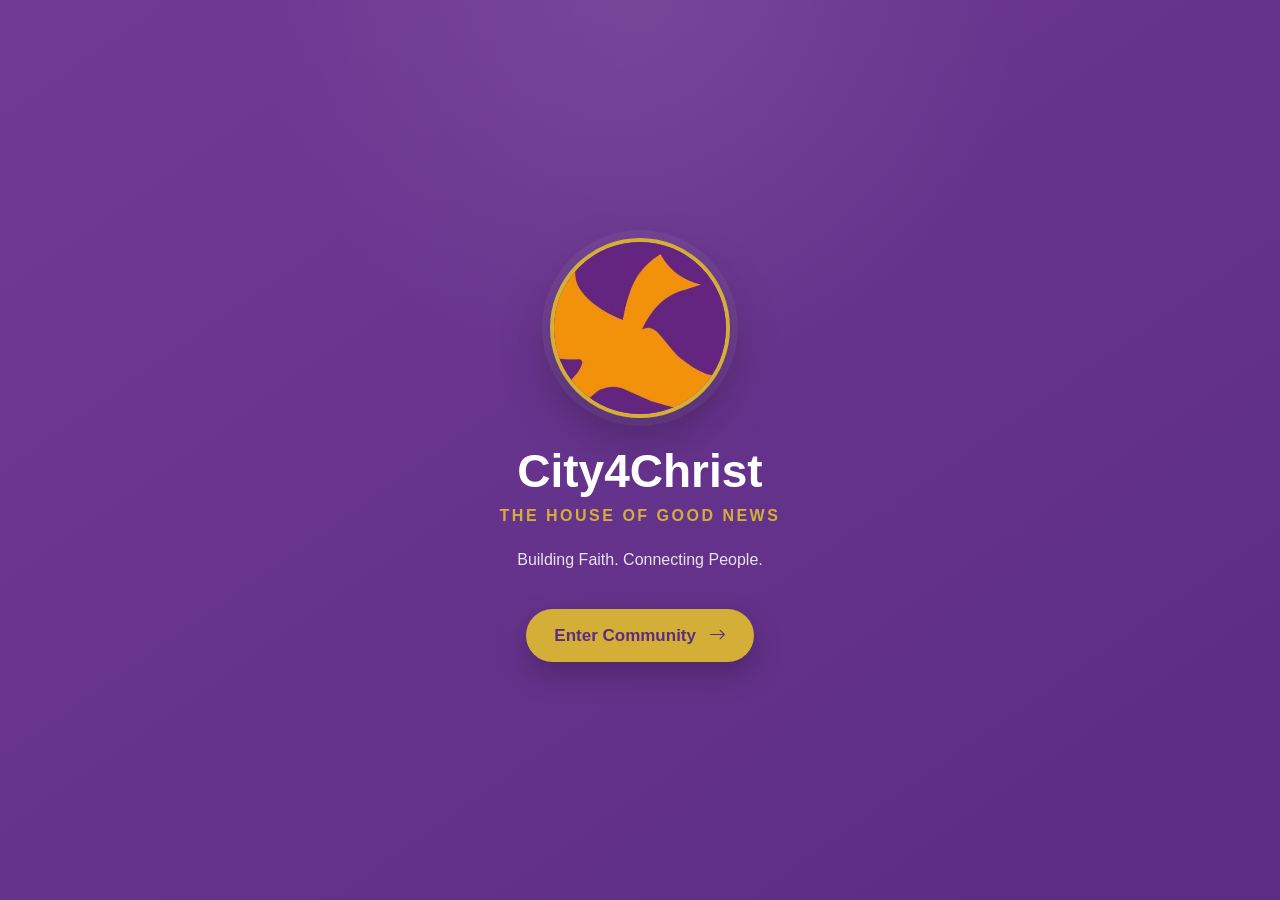
<file: index.html>
<!DOCTYPE html>
<html lang="en">

<head>

<meta charset="UTF-8">
<meta name="viewport" content="width=device-width, initial-scale=1.0">

<title>City4Christ | The House of Good News</title>

<link rel="manifest" href="manifest.json">

<meta name="theme-color" content="#5B2C83">

<meta
name="apple-mobile-web-app-capable"
content="yes">

<meta
name="apple-mobile-web-app-status-bar-style"
content="default">

<meta
name="apple-mobile-web-app-title"
content="City4Christ">

<!-- Bootstrap -->
<link href="https://cdn.jsdelivr.net/npm/bootstrap@5.3.3/dist/css/bootstrap.min.css" rel="stylesheet">


<!-- Icons -->
<link href="https://cdn.jsdelivr.net/npm/bootstrap-icons/font/bootstrap-icons.css" rel="stylesheet">


<!-- Custom CSS -->
<link rel="stylesheet" href="css/index.css">
<link rel="stylesheet" href="css/animation.css">


</head>


<body>


<div class="welcome-screen">


    <!-- Logo Area -->

    <div class="logo-container animate-logo">


        <img src="assets/images/logo.jpeg"
        class="city-logo"
        alt="City4Christ Logo">


    </div>



    <!-- Welcome Text -->


    <div class="welcome-text fade-up">


        <h1>
            City4Christ
        </h1>


        <p>
            The House of Good News
        </p>


        <small>
            Building Faith.
            Connecting People.
        </small>


    </div>




    <!-- Enter Button -->


    <button 
    class="btn enter-btn slide-up"
    onclick="enterApp()">

        Enter Community

        <i class="bi bi-arrow-right"></i>

    </button>



</div>



<script src="js/app.js"></script>


</body>

</html>
</file>
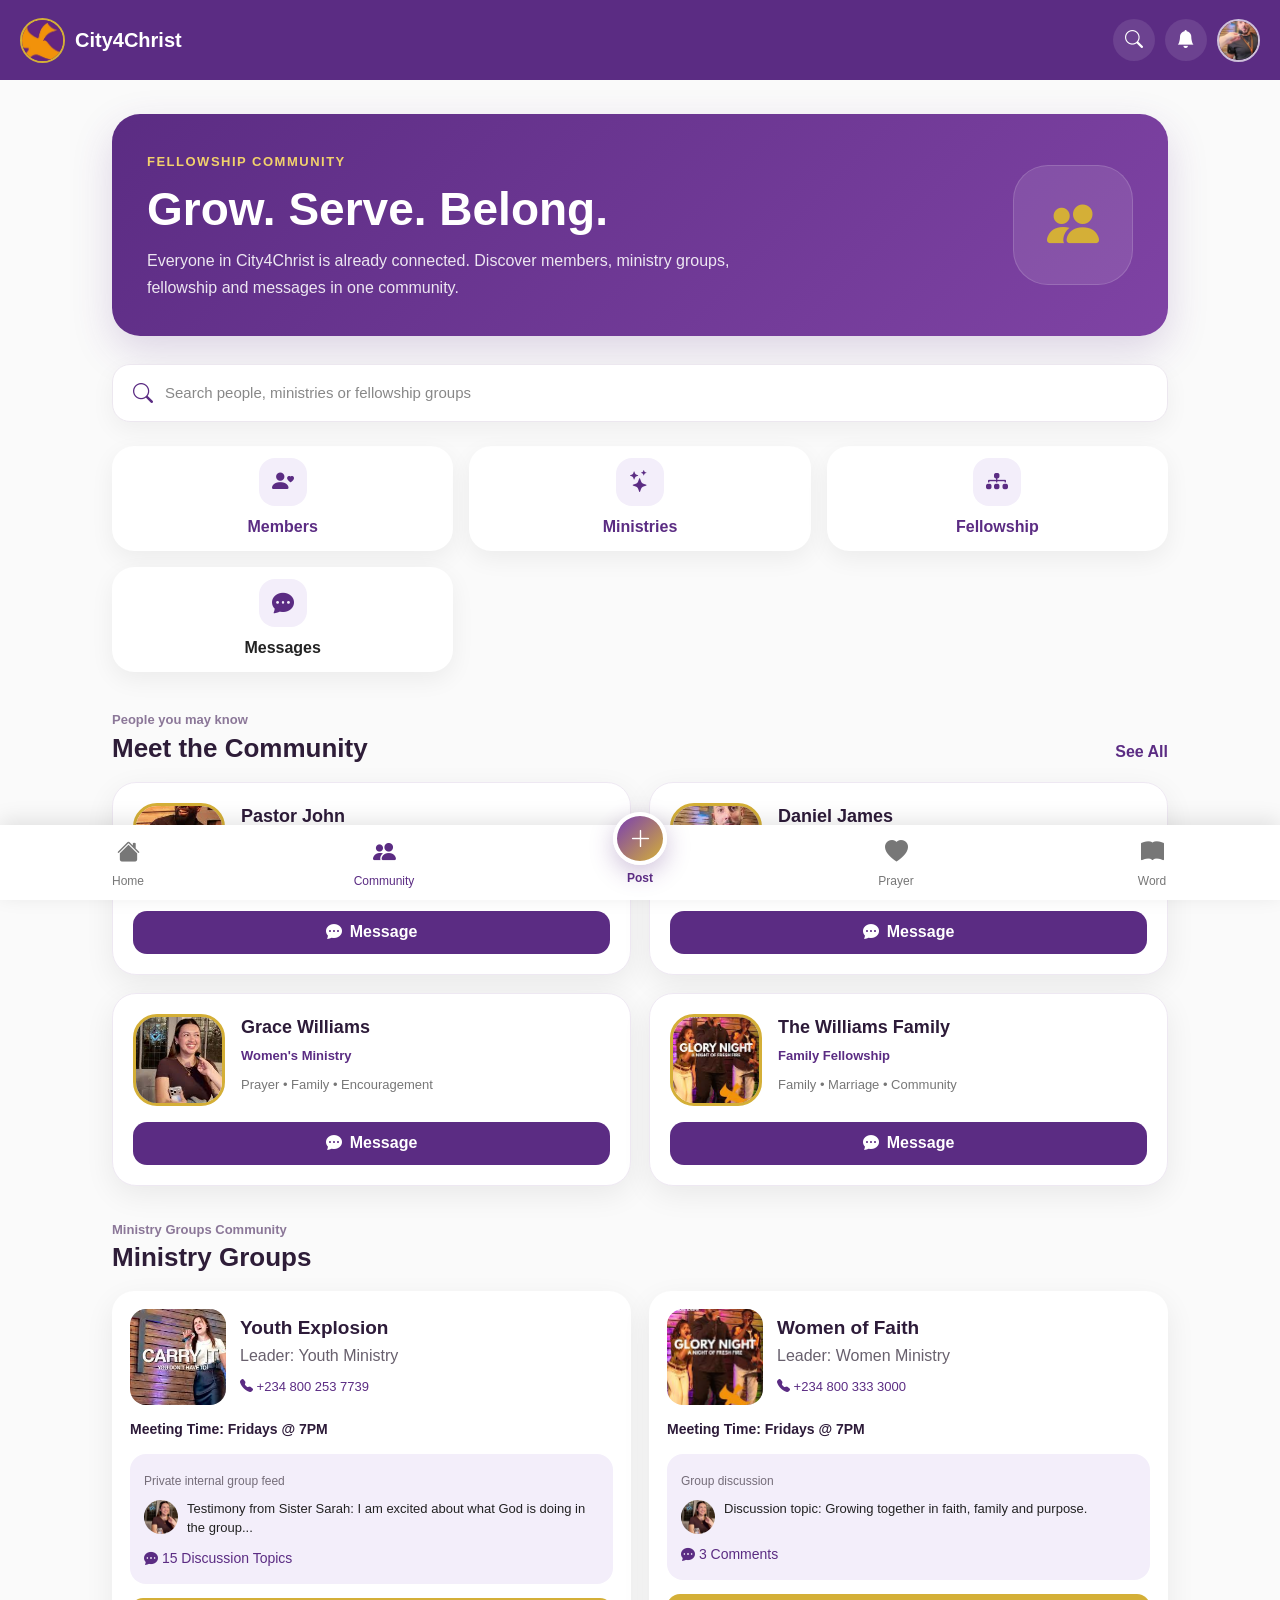
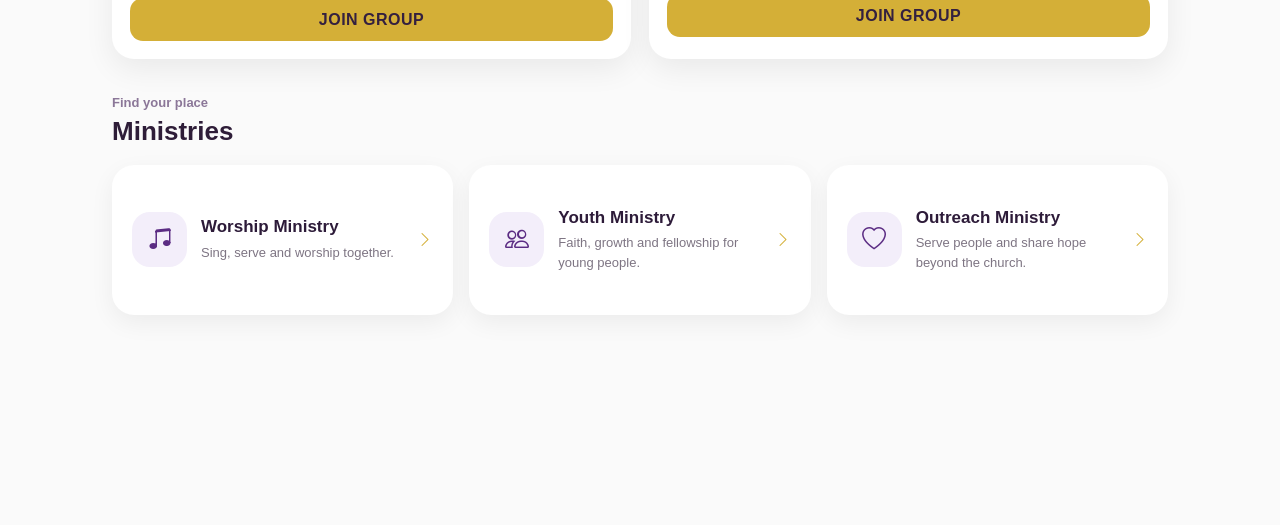
<file: community.html>
<!DOCTYPE html>

<html lang="en">
<head>
<meta charset="utf-8"/>
<meta content="width=device-width, initial-scale=1.0" name="viewport"/>
<title>City4Christ | Community</title>
<link href="manifest.json" rel="manifest"/>
<meta content="#5B2C83" name="theme-color"/>
<meta content="yes" name="apple-mobile-web-app-capable"/>
<meta content="default" name="apple-mobile-web-app-status-bar-style"/>
<meta content="City4Christ" name="apple-mobile-web-app-title"/>
<link href="https://cdn.jsdelivr.net/npm/bootstrap@5.3.3/dist/css/bootstrap.min.css" rel="stylesheet"/>
<link href="https://cdn.jsdelivr.net/npm/bootstrap-icons/font/bootstrap-icons.css" rel="stylesheet"/>
<link href="css/style.css" rel="stylesheet"/>
<link href="css/community.css" rel="stylesheet"/>
<link href="css/animation.css" rel="stylesheet"/>
</head>
<body>
<!-- HEADER -->
<header class="app-header">
<a aria-label="City4Christ home" class="header-logo" href="home.html">
<img alt="City4Christ Logo" src="assets/images/logo.jpeg"/>
<span>City4Christ</span>
</a>
<div class="header-actions">
<button aria-label="Search" class="header-btn global-search-btn" type="button">
<i class="bi bi-search"></i>
</button>
<a aria-label="Notifications" class="header-btn" href="notifications.html">
<i class="bi bi-bell-fill"></i>
</a>
<a aria-label="Profile" class="header-profile-btn" href="profile.html">
<img alt="Profile" src="assets/images/maleMember.jpeg"/>
</a>
</div>
</header>
<main class="community-container">
<!-- COMMUNITY INTRO -->
<section class="community-hero fade-up">
<div>
<span class="eyebrow">
                Fellowship Community
            </span>
<h1>Grow. Serve. Belong.</h1>
<p>Everyone in City4Christ is already connected. Discover members, ministry groups, fellowship and messages in one community.</p>
</div>
<div class="community-hero-icon">
<i class="bi bi-people-fill"></i>
</div>
</section>
<!-- SEARCH -->
<section class="member-search-section fade-up">
<div class="community-search">
<i class="bi bi-search"></i>
<input id="memberSearch" placeholder="Search people, ministries or fellowship groups" type="text"/>
</div>
</section>
<!-- QUICK SECTIONS -->
<section class="community-shortcuts">
<button class="shortcut-card">
<span class="shortcut-icon">
<i class="bi bi-person-heart"></i>
</span>
<span>
                Members
            </span>
</button>
<button class="shortcut-card">
<span class="shortcut-icon">
<i class="bi bi-stars"></i>
</span>
<span>
                Ministries
            </span>
</button>
<button class="shortcut-card">
<span class="shortcut-icon">
<i class="bi bi-diagram-3-fill"></i>
</span>
<span>
                Fellowship
            </span>
</button>
<a class="shortcut-card shortcut-link" href="messages.html"><span class="shortcut-icon"><i class="bi bi-chat-dots-fill"></i></span><span>Messages</span></a></section>
<!-- FEATURED MEMBERS -->
<section class="community-section">
<div class="section-heading">
<div>
<span class="section-kicker">
                    People you may know
                </span>
<h2>
                    Meet the Community
                </h2>
</div>
<button class="see-all-btn">
                See All
            </button>
</div>
<div class="members-grid" id="membersGrid">
<!-- MEMBER 1 -->
<article class="member-card fade-up" data-member="pastor john leadership prayer pastor">
<a class="member-avatar-link" href="profile.html">
<img alt="Pastor" class="member-avatar" src="assets/images/pastorPhoto.jpeg"/>
</a>
<div class="member-info">
<a class="member-name" href="profile.html">

                        Pastor John

                    </a>
<span class="member-role">
                        Senior Pastor
                    </span>
<p>
                        Leadership • Prayer • Teaching
                    </p>
</div>
<div class="member-actions"><a class="direct-message-btn" href="messages.html"><i class="bi bi-chat-dots-fill"></i> Message</a></div>
</article>
<!-- MEMBER 2 -->
<article class="member-card fade-up" data-member="daniel worship youth male member">
<a class="member-avatar-link" href="profile.html">
<img alt="Community Member" class="member-avatar" src="assets/images/maleMember.jpeg"/>
</a>
<div class="member-info">
<a class="member-name" href="profile.html">

                        Daniel James

                    </a>
<span class="member-role">
                        Youth Fellowship
                    </span>
<p>
                        Worship • Fellowship • Outreach
                    </p>
</div>
<div class="member-actions"><a class="direct-message-btn" href="messages.html"><i class="bi bi-chat-dots-fill"></i> Message</a></div>
</article>
<!-- MEMBER 3 -->
<article class="member-card fade-up" data-member="grace women ministry female member">
<a class="member-avatar-link" href="profile.html">
<img alt="Community Member" class="member-avatar" src="assets/images/femaleMember.jpeg"/>
</a>
<div class="member-info">
<a class="member-name" href="profile.html">

                        Grace Williams

                    </a>
<span class="member-role">
                        Women's Ministry
                    </span>
<p>
                        Prayer • Family • Encouragement
                    </p>
</div>
<div class="member-actions"><a class="direct-message-btn" href="messages.html"><i class="bi bi-chat-dots-fill"></i> Message</a></div>
</article>
<!-- MEMBER 4 -->
<article class="member-card fade-up" data-member="family fellowship couples marriage">
<a class="member-avatar-link" href="profile.html">
<img alt="Family" class="member-avatar" src="assets/images/familyMember.jpeg"/>
</a>
<div class="member-info">
<a class="member-name" href="profile.html">

                        The Williams Family

                    </a>
<span class="member-role">
                        Family Fellowship
                    </span>
<p>
                        Family • Marriage • Community
                    </p>
</div>
<div class="member-actions"><a class="direct-message-btn" href="messages.html"><i class="bi bi-chat-dots-fill"></i> Message</a></div>
</article>
</div>
</section>
<!-- MINISTRIES -->
<section class="community-section ministry-groups-section" id="ministry-groups">
<div class="section-heading"><div><span class="section-kicker">Ministry Groups Community</span><h2>Ministry Groups</h2></div></div>
<div class="ministry-groups-grid">
<article class="group-community-card">
<div class="group-card-head"><img alt="Youth Explosion" src="assets/images/youthWorship.jpeg"/><div><h3>Youth Explosion</h3><p>Leader: Youth Ministry</p><span><i class="bi bi-telephone-fill"></i> +234 800 253 7739</span></div></div>
<strong class="meeting-time">Meeting Time: Fridays @ 7PM</strong>
<div class="group-feed-preview"><span>Private internal group feed</span><p><img alt="Sarah" src="assets/images/femaleMember.jpeg"/> Testimony from Sister Sarah: I am excited about what God is doing in the group...</p><small><i class="bi bi-chat-dots-fill"></i> 15 Discussion Topics</small></div>
<button class="join-group-btn" type="button">Join Group</button>
</article>
<article class="group-community-card">
<div class="group-card-head"><img alt="Women of Faith" src="assets/images/familyMember.jpeg"/><div><h3>Women of Faith</h3><p>Leader: Women Ministry</p><span><i class="bi bi-telephone-fill"></i> +234 800 333 3000</span></div></div>
<strong class="meeting-time">Meeting Time: Fridays @ 7PM</strong>
<div class="group-feed-preview"><span>Group discussion</span><p><img alt="Member" src="assets/images/femaleMember.jpeg"/> Discussion topic: Growing together in faith, family and purpose.</p><small><i class="bi bi-chat-dots-fill"></i> 3 Comments</small></div>
<button class="join-group-btn" type="button">Join Group</button>
</article>
</div>
</section><section class="community-section">
<div class="section-heading">
<div>
<span class="section-kicker">
                    Find your place
                </span>
<h2>
                    Ministries
                </h2>
</div>
</div>
<div class="ministry-grid">
<article class="ministry-card">
<div class="ministry-icon">
<i class="bi bi-music-note-beamed"></i>
</div>
<div>
<h3>
                        Worship Ministry
                    </h3>
<p>
                        Sing, serve and worship together.
                    </p>
</div>
<i class="bi bi-chevron-right"></i>
</article>
<article class="ministry-card">
<div class="ministry-icon">
<i class="bi bi-people"></i>
</div>
<div>
<h3>
                        Youth Ministry
                    </h3>
<p>
                        Faith, growth and fellowship for young people.
                    </p>
</div>
<i class="bi bi-chevron-right"></i>
</article>
<article class="ministry-card">
<div class="ministry-icon">
<i class="bi bi-heart"></i>
</div>
<div>
<h3>
                        Outreach Ministry
                    </h3>
<p>
                        Serve people and share hope beyond the church.
                    </p>
</div>
<i class="bi bi-chevron-right"></i>
</article>
</div>
</section>
</main>
<!-- BOTTOM NAV -->
<nav class="bottom-nav"><a href="home.html"><i class="bi bi-house-fill"></i><span>Home</span></a><a class="active" href="community.html"><i class="bi bi-people-fill"></i><span>Community</span></a><a class="post-nav-link" href="home.html#share-faith"><i class="bi bi-plus-lg"></i><span>Post</span></a><a href="prayer.html"><i class="bi bi-heart-fill"></i><span>Prayer</span></a><a href="word.html"><i class="bi bi-book-fill"></i><span>Word</span></a></nav>
<script src="js/app.js"></script>
<script>

const memberSearch =
document.getElementById("memberSearch");

const members =
document.querySelectorAll(".member-card");


memberSearch.addEventListener(
    "input",
    function(){

        const keyword =
        this.value.toLowerCase().trim();


        members.forEach(member => {

            const memberData =
            member.dataset.member.toLowerCase();

            member.style.display =
            memberData.includes(keyword)
            ? ""
            : "none";

        });

    }
);



</script>
</body>
</html>
</file>
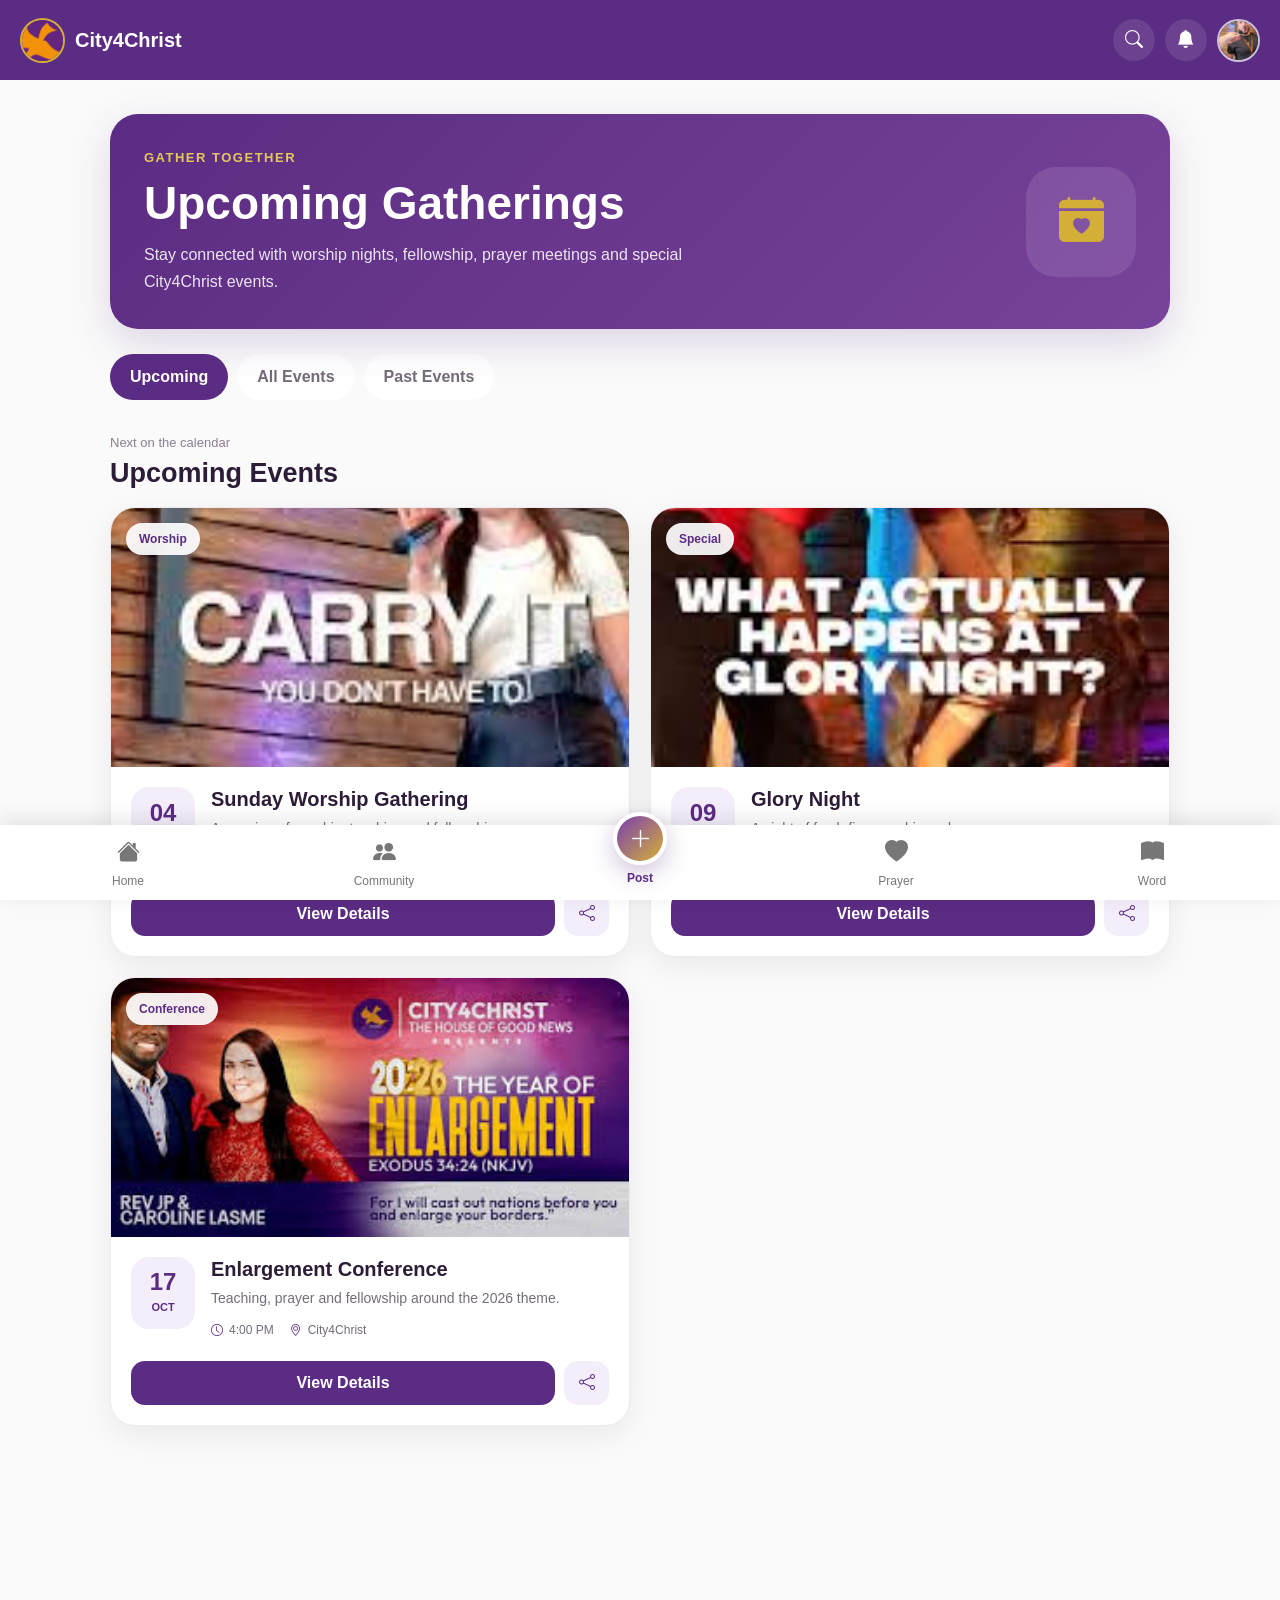
<file: events.html>
<!DOCTYPE html>

<html lang="en">
<head>
<meta charset="utf-8"/>
<meta content="width=device-width, initial-scale=1.0" name="viewport"/>
<title>City4Christ | Gatherings</title>
<link href="manifest.json" rel="manifest"/>
<meta content="#5B2C83" name="theme-color"/>
<meta content="yes" name="apple-mobile-web-app-capable"/>
<meta content="default" name="apple-mobile-web-app-status-bar-style"/>
<meta content="City4Christ" name="apple-mobile-web-app-title"/>
<link href="https://cdn.jsdelivr.net/npm/bootstrap@5.3.3/dist/css/bootstrap.min.css" rel="stylesheet"/>
<link href="https://cdn.jsdelivr.net/npm/bootstrap-icons@1.11.3/font/bootstrap-icons.min.css" rel="stylesheet"/>
<link href="css/style.css" rel="stylesheet"/>
<link href="css/events.css" rel="stylesheet"/>
<link href="css/animation.css" rel="stylesheet"/>
</head>
<body>
<header class="app-header">
<a aria-label="City4Christ home" class="header-logo" href="home.html">
<img alt="City4Christ Logo" src="assets/images/logo.jpeg"/>
<span>City4Christ</span>
</a>
<div class="header-actions">
<button aria-label="Search" class="header-btn global-search-btn" type="button">
<i class="bi bi-search"></i>
</button>
<a aria-label="Notifications" class="header-btn" href="notifications.html">
<i class="bi bi-bell-fill"></i>
</a>
<a aria-label="Profile" class="header-profile-btn" href="profile.html">
<img alt="Profile" src="assets/images/maleMember.jpeg"/>
</a>
</div>
</header>
<main class="events-container">
<!-- HERO -->
<section class="events-hero fade-up">
<div>
<span class="events-kicker">
                Gather Together
            </span>
<h1>
                Upcoming Gatherings
            </h1>
<p>
                Stay connected with worship nights, fellowship,
                prayer meetings and special City4Christ events.
            </p>
</div>
<div class="events-hero-icon">
<i class="bi bi-calendar-heart-fill"></i>
</div>
</section>
<!-- FILTERS -->
<section class="event-filters">
<button class="event-filter active" data-filter="upcoming">

            Upcoming

        </button>
<button class="event-filter" data-filter="all">

            All Events

        </button>
<button class="event-filter" data-filter="past">

            Past Events

        </button>
</section>
<!-- UPCOMING -->
<section class="events-section" id="upcomingSection">
<div class="section-heading">
<div>
<span>
                    Next on the calendar
                </span>
<h2>
                    Upcoming Events
                </h2>
</div>
</div>
<div class="events-grid" id="upcomingEvents">
<article class="event-card fade-up" data-date="2026-10-04T10:00:00">
<div class="event-image-wrap">
<img alt="Worship Night" class="event-image" src="assets/images/youthWorship.jpeg"/>
<span class="event-badge">
                        Worship
                    </span>
</div>
<div class="event-content">
<div class="event-date-box">
<strong>04</strong>
<span>OCT</span>
</div>
<div class="event-info">
<h3>
                            Sunday Worship Gathering
                        </h3>
<p>
                            A morning of worship, teaching
                            and fellowship.
                        </p>
<div class="event-meta">
<span>
<i class="bi bi-clock"></i>
<span class="event-time">
                                    10:00 AM
                                </span>
</span>
<span>
<i class="bi bi-geo-alt"></i>
                                City4Christ
                            </span>
</div>
</div>
</div>
<div class="event-actions">
<button class="event-primary-btn">

                        View Details

                    </button>
<button class="event-icon-btn">
<i class="bi bi-share"></i>
</button>
</div>
</article>
<article class="event-card fade-up" data-date="2026-10-09T18:30:00">
<div class="event-image-wrap">
<img alt="Glory Night" class="event-image" src="assets/images/churchActivities.jpeg"/>
<span class="event-badge">
                        Special
                    </span>
</div>
<div class="event-content">
<div class="event-date-box">
<strong>09</strong>
<span>OCT</span>
</div>
<div class="event-info">
<h3>
                            Glory Night
                        </h3>
<p>
                            A night of fresh fire, worship
                            and prayer.
                        </p>
<div class="event-meta">
<span>
<i class="bi bi-clock"></i>
<span class="event-time">
                                    6:30 PM
                                </span>
</span>
<span>
<i class="bi bi-geo-alt"></i>
                                Main Auditorium
                            </span>
</div>
</div>
</div>
<div class="event-actions">
<button class="event-primary-btn">
                        View Details
                    </button>
<button class="event-icon-btn">
<i class="bi bi-share"></i>
</button>
</div>
</article>
<article class="event-card fade-up" data-date="2026-10-17T16:00:00">
<div class="event-image-wrap">
<img alt="Year of Enlargement" class="event-image" src="assets/images/banner.jpeg"/>
<span class="event-badge">
                        Conference
                    </span>
</div>
<div class="event-content">
<div class="event-date-box">
<strong>17</strong>
<span>OCT</span>
</div>
<div class="event-info">
<h3>
                            Enlargement Conference
                        </h3>
<p>
                            Teaching, prayer and fellowship
                            around the 2026 theme.
                        </p>
<div class="event-meta">
<span>
<i class="bi bi-clock"></i>
<span class="event-time">
                                    4:00 PM
                                </span>
</span>
<span>
<i class="bi bi-geo-alt"></i>
                                City4Christ
                            </span>
</div>
</div>
</div>
<div class="event-actions">
<button class="event-primary-btn">
                        View Details
                    </button>
<button class="event-icon-btn">
<i class="bi bi-share"></i>
</button>
</div>
</article>
</div>
</section>
<!-- PAST EVENTS -->
<section class="events-section past-events-section" id="pastSection">
<div class="section-heading">
<div>
<span>
                    Previous gatherings
                </span>
<h2>
                    Past Events
                </h2>
</div>
</div>
<div class="events-grid" id="pastEvents">
<article class="event-card past-event fade-up" data-date="2026-09-20T17:00:00">
<div class="event-image-wrap">
<img alt="Prayer Night" class="event-image" src="assets/images/churchActivities.jpeg"/>
<span class="event-badge">
                        Completed
                    </span>
</div>
<div class="event-content">
<div class="event-date-box">
<strong>20</strong>
<span>SEP</span>
</div>
<div class="event-info">
<h3>
                            Prayer &amp; Worship Night
                        </h3>
<p>
                            A powerful evening of prayer
                            and fellowship.
                        </p>
</div>
</div>
<div class="event-actions">
<button class="event-secondary-btn">

                        View Highlights

                    </button>
</div>
</article>
</div>
</section>
</main>
<nav class="bottom-nav"><a href="home.html"><i class="bi bi-house-fill"></i><span>Home</span></a><a href="community.html"><i class="bi bi-people-fill"></i><span>Community</span></a><a class="post-nav-link" href="home.html#share-faith"><i class="bi bi-plus-lg"></i><span>Post</span></a><a href="prayer.html"><i class="bi bi-heart-fill"></i><span>Prayer</span></a><a href="word.html"><i class="bi bi-book-fill"></i><span>Word</span></a></nav>
<script src="js/app.js"></script>
<script>

/* SORT EVENTS */

function sortEvents(containerId){

    const container =
    document.getElementById(containerId);

    const events =
    Array.from(
        container.querySelectorAll(
            ".event-card"
        )
    );


    events.sort((a,b)=>{

        return (
            new Date(a.dataset.date)
            -
            new Date(b.dataset.date)
        );

    });


    events.forEach(event => {

        container.appendChild(event);

    });

}


sortEvents("upcomingEvents");
sortEvents("pastEvents");



/* FILTERS */

const filters =
document.querySelectorAll(
    ".event-filter"
);

const upcomingSection =
document.getElementById(
    "upcomingSection"
);

const pastSection =
document.getElementById(
    "pastSection"
);


filters.forEach(button => {

    button.addEventListener(
    "click",
    function(){

        filters.forEach(item => {

            item.classList.remove(
                "active"
            );

        });


        this.classList.add(
            "active"
        );


        const filter =
        this.dataset.filter;


        if(filter === "upcoming"){

            upcomingSection.style.display =
            "";

            pastSection.style.display =
            "none";

        }


        else if(filter === "past"){

            upcomingSection.style.display =
            "none";

            pastSection.style.display =
            "";

        }


        else{

            upcomingSection.style.display =
            "";

            pastSection.style.display =
            "";

        }

    });

});


/* DEFAULT */

pastSection.style.display =
"none";

</script>
</body>
</html>
</file>
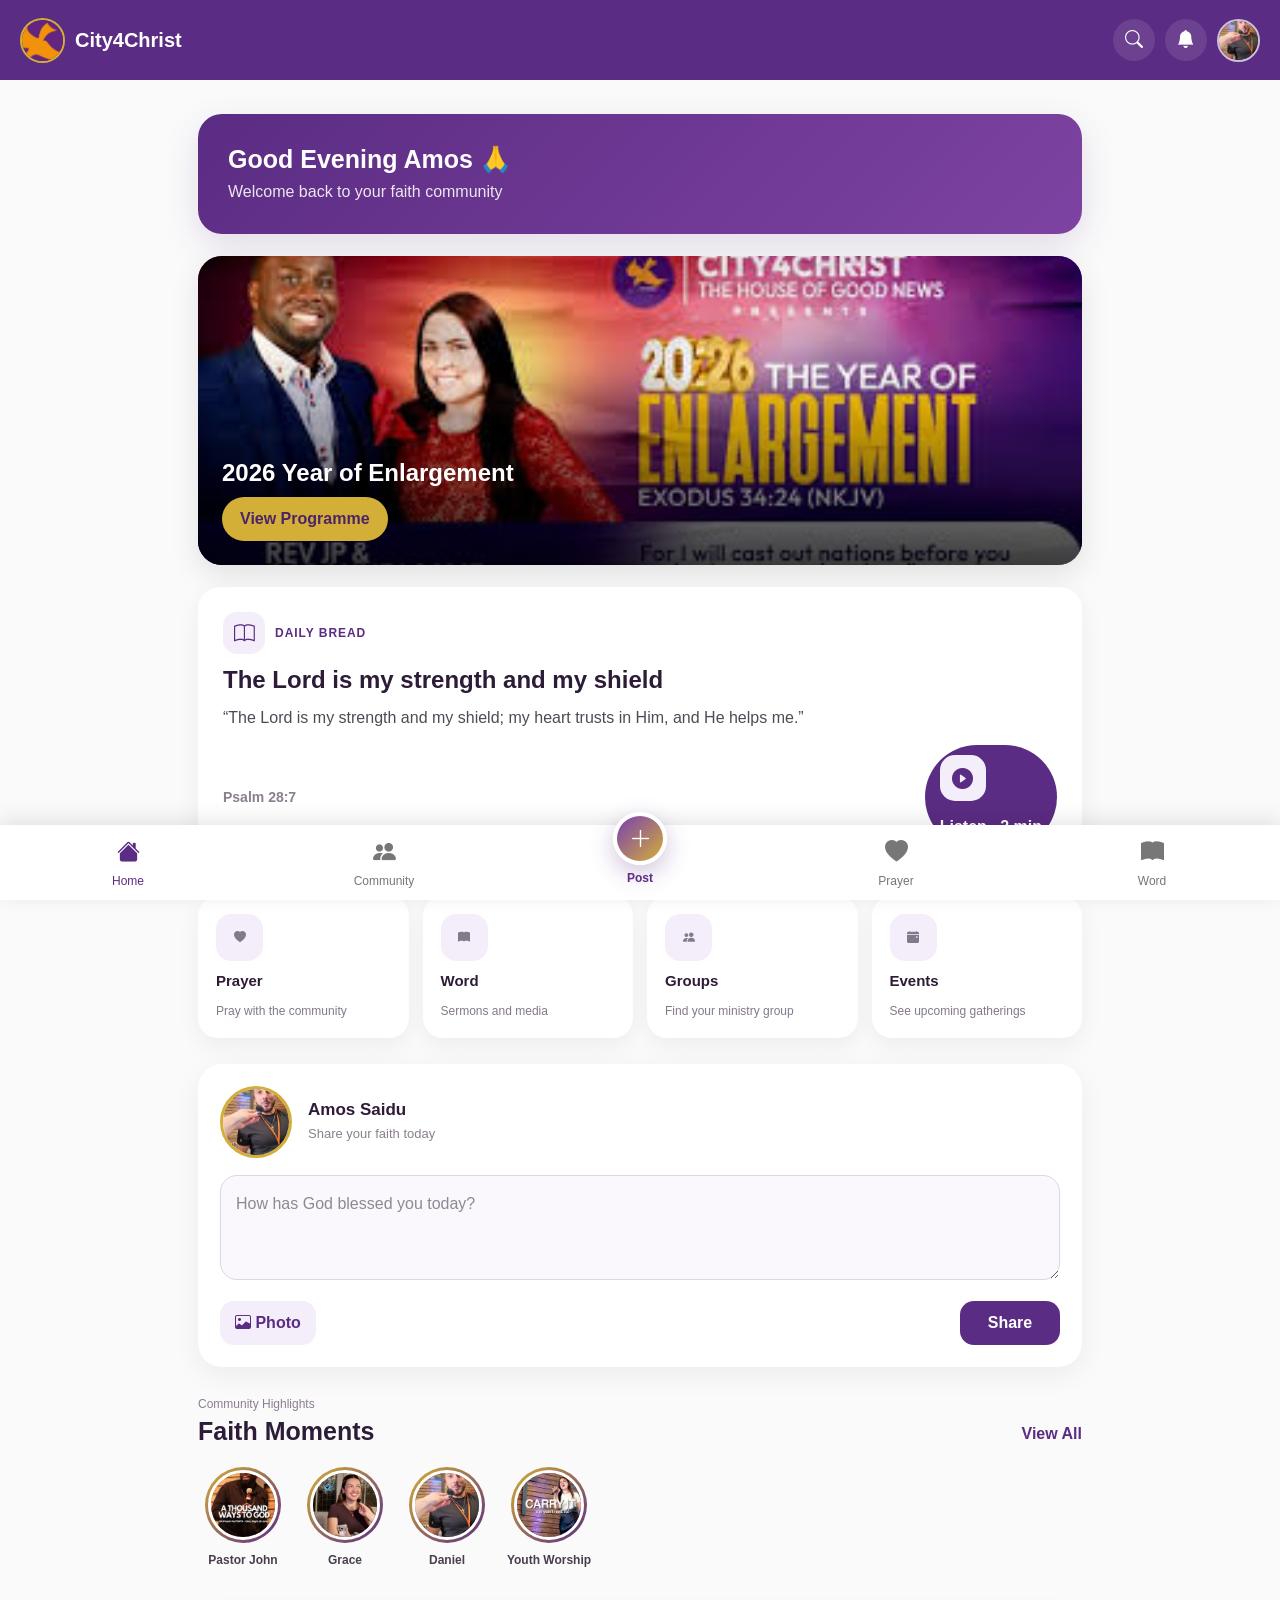
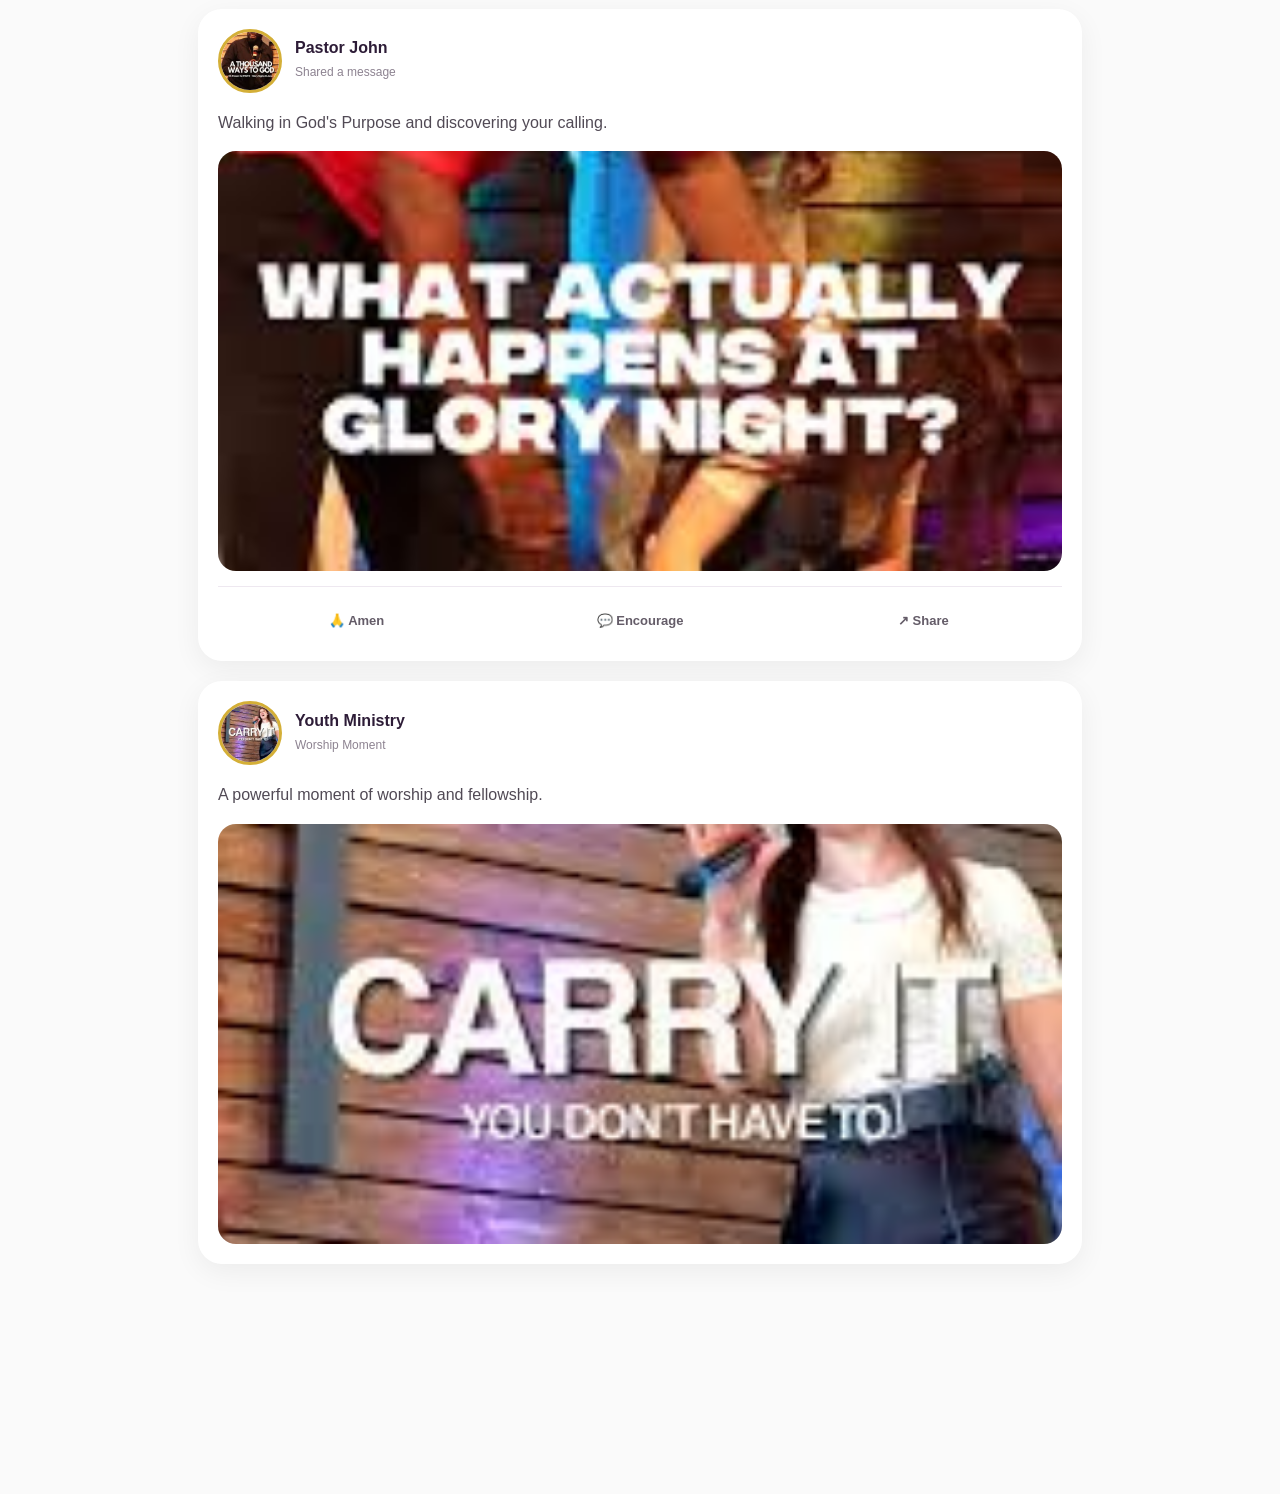
<file: home.html>
<!DOCTYPE html>

<html lang="en">
<head>
<meta charset="utf-8"/>
<meta content="width=device-width, initial-scale=1.0" name="viewport"/>
<title>City4Christ | Home</title>
<link href="manifest.json" rel="manifest"/>
<meta content="#5B2C83" name="theme-color"/>
<meta content="yes" name="apple-mobile-web-app-capable"/>
<meta content="default" name="apple-mobile-web-app-status-bar-style"/>
<meta content="City4Christ" name="apple-mobile-web-app-title"/>
<link href="https://cdn.jsdelivr.net/npm/bootstrap@5.3.3/dist/css/bootstrap.min.css" rel="stylesheet"/>
<link href="https://cdn.jsdelivr.net/npm/bootstrap-icons/font/bootstrap-icons.css" rel="stylesheet"/>
<link href="css/style.css" rel="stylesheet"/>
<link href="css/home.css" rel="stylesheet"/>
<link href="css/stories.css" rel="stylesheet"/>
<link href="css/animation.css" rel="stylesheet"/>
</head>
<body>
<!-- HEADER -->
<header class="app-header">
<a aria-label="City4Christ home" class="header-logo" href="home.html">
<img alt="City4Christ Logo" src="assets/images/logo.jpeg"/>
<span>City4Christ</span>
</a>
<div class="header-actions">
<button aria-label="Search" class="header-btn global-search-btn" type="button">
<i class="bi bi-search"></i>
</button>
<a aria-label="Notifications" class="header-btn" href="notifications.html">
<i class="bi bi-bell-fill"></i>
</a>
<a aria-label="Profile" class="header-profile-btn" href="profile.html">
<img alt="Profile" src="assets/images/maleMember.jpeg"/>
</a>
</div>
</header>
<main class="container home-container">
<!-- WELCOME CARD -->
<section class="welcome-card fade-up">
<h2 id="welcomeGreeting">
    Welcome Amos 🙏
</h2>
<p>
Welcome back to your faith community
</p>
</section>
<!-- BANNER -->
<section class="banner-card zoom-animation">
<img alt="City4Christ Event" src="assets/images/banner.jpeg"/>
<div class="banner-overlay">
<h3>
2026 Year of Enlargement
</h3>
<button>
View Programme
</button>
</div>
</section>
<!-- SCRIPTURE -->
<section class="scripture-card slide-up daily-bread-card">
<div class="daily-bread-top"><span class="daily-bread-icon"><i class="bi bi-book"></i></span><span class="daily-label">Daily Bread</span></div>
<h4>The Lord is my strength and my shield</h4>
<p>“The Lord is my strength and my shield; my heart trusts in Him, and He helps me.”</p>
<div class="daily-bread-footer"><small>Psalm 28:7</small><button class="listen-devotional-btn" type="button"><i class="bi bi-play-circle-fill"></i> Listen · 2 min</button></div>
</section>
<section class="home-quick-links fade-up">
<a class="home-quick-card" href="prayer.html"><span class="home-quick-icon"><i class="bi bi-heart-fill"></i></span><strong>Prayer</strong><span>Pray with the community</span></a>
<a class="home-quick-card" href="word.html"><span class="home-quick-icon"><i class="bi bi-book-fill"></i></span><strong>Word</strong><span>Sermons and media</span></a>
<a class="home-quick-card" href="community.html#ministry-groups"><span class="home-quick-icon"><i class="bi bi-people-fill"></i></span><strong>Groups</strong><span>Find your ministry group</span></a>
<a class="home-quick-card" href="events.html"><span class="home-quick-icon"><i class="bi bi-calendar-event-fill"></i></span><strong>Events</strong><span>See upcoming gatherings</span></a>
</section>
<!-- SHARE FAITH -->
<section class="faith-share-card" id="share-faith">
<div class="d-flex align-items-center">
<img class="avatar" src="assets/images/maleMember.jpeg"/>
<div class="ms-3">
<h6>
Amos Saidu
</h6>
<p>
Share your faith today
</p>
</div>
</div>
<textarea placeholder="How has God blessed you today?">
</textarea>
<div class="post-actions">
<button>
<i class="bi bi-image"></i>
Photo
</button>
<button class="share-btn">

Share

</button>
</div>
</section>
<!-- =====================================
FAITH MOMENTS
===================================== -->
<section class="faith-moments-section">
<div class="faith-moments-heading">
<div>
<span>
                Community Highlights
            </span>
<h2>
                Faith Moments
            </h2>
</div>
<button class="view-all-moments">
            View All
        </button>
</div>
<div class="faith-moments-scroll">
<!-- MOMENT 1 -->
<button class="faith-moment" data-index="0">
<div class="moment-avatar-ring">
<img alt="Pastor John" src="assets/images/pastorPhoto.jpeg"/>
</div>
<span>
                Pastor John
            </span>
</button>
<!-- MOMENT 2 -->
<button class="faith-moment" data-index="1">
<div class="moment-avatar-ring">
<img alt="Grace" src="assets/images/femaleMember.jpeg"/>
</div>
<span>
                Grace
            </span>
</button>
<!-- MOMENT 3 -->
<button class="faith-moment" data-index="2">
<div class="moment-avatar-ring">
<img alt="Daniel" src="assets/images/maleMember.jpeg"/>
</div>
<span>
                Daniel
            </span>
</button>
<!-- MOMENT 4 -->
<button class="faith-moment" data-index="3">
<div class="moment-avatar-ring">
<img alt="Youth Worship" src="assets/images/youthWorship.jpeg"/>
</div>
<span>
                Youth Worship
            </span>
</button>
</div>
</section>
<!-- Pastor Post -->
<div class="faith-card fade-up">
<div class="profile-row">
<img class="post-avatar" src="assets/images/pastorPhoto.jpeg"/>
<div>
<h6>
Pastor John
</h6>
<span>
Shared a message
</span>
</div>
</div>
<p>

Walking in God's Purpose and discovering your calling.

</p>
<img class="post-image" src="assets/images/churchActivities.jpeg"/>
<div class="interaction">
<button>
🙏 Amen
</button>
<button>
💬 Encourage
</button>
<button>
↗ Share
</button>
</div>
</div>
<!-- Youth Post -->
<div class="faith-card fade-up">
<div class="profile-row">
<img class="post-avatar" src="assets/images/youthWorship.jpeg"/>
<div>
<h6>
Youth Ministry
</h6>
<span>
Worship Moment
</span>
</div>
</div>
<p>

A powerful moment of worship and fellowship.

</p>
<img class="post-image" src="assets/images/youthWorship.jpeg"/>
</div>
</main>
<!-- BOTTOM NAVIGATION -->
<nav class="bottom-nav"><a class="active" href="home.html"><i class="bi bi-house-fill"></i><span>Home</span></a><a href="community.html"><i class="bi bi-people-fill"></i><span>Community</span></a><a class="post-nav-link" href="home.html#share-faith"><i class="bi bi-plus-lg"></i><span>Post</span></a><a href="prayer.html"><i class="bi bi-heart-fill"></i><span>Prayer</span></a><a href="word.html"><i class="bi bi-book-fill"></i><span>Word</span></a></nav>
<!-- =====================================
FAITH MOMENT VIEWER
===================================== -->
<div class="story-viewer" id="storyViewer">
<div class="story-progress-wrap">
<div class="story-progress" id="storyProgress">
</div>
</div>
<div class="story-header">
<div class="story-user">
<img alt="Profile" id="storyAvatar" src="assets/images/pastorPhoto.jpeg"/>
<div>
<strong id="storyName">
                    Pastor John
                </strong>
<span id="storyTime">
                    Just now
                </span>
</div>
</div>
<button class="close-story-btn" id="closeStoryBtn">
<i class="bi bi-x-lg"></i>
</button>
</div>
<div class="story-content">
<img alt="Faith Moment" id="storyImage" src="assets/images/churchActivities.jpeg"/>
<div class="story-overlay"></div>
<div class="story-caption">
<span id="storyCategory">
                Worship
            </span>
<h2 id="storyTitle">
                Walking in God's Purpose
            </h2>
<p id="storyText">
                A beautiful moment of worship and fellowship.
            </p>
</div>
</div>
<!-- NAVIGATION ZONES -->
<button aria-label="Previous moment" class="story-nav story-prev" id="storyPrev">
</button>
<button aria-label="Next moment" class="story-nav story-next" id="storyNext">
</button>
<!-- ACTIONS -->
<div class="story-actions">
<button id="storyShareBtn">
<i class="bi bi-share-fill"></i>

            Share

        </button>
<button id="storyRepostBtn">
<i class="bi bi-arrow-repeat"></i>

            Repost

        </button>
</div>
<div class="story-toast" id="storyToast">
</div>
</div>
<script src="js/app.js"></script>
<script>

function updateGreeting(){

    const greetingElement =
    document.getElementById(
        "welcomeGreeting"
    );

    const currentHour =
    new Date().getHours();

    let greeting;


    if(
        currentHour >= 5 &&
        currentHour < 12
    ){

        greeting =
        "Good Morning";

    }

    else if(
        currentHour >= 12 &&
        currentHour < 17
    ){

        greeting =
        "Good Afternoon";

    }

    else{

        greeting =
        "Good Evening";

    }


    greetingElement.textContent =
    `${greeting} Amos 🙏`;

}


updateGreeting();

</script>
<script>

/* ======================================
CITY4CHRIST FAITH MOMENTS
====================================== */


const faithStories = [

    {

        name:
        "Pastor John",

        avatar:
        "assets/images/pastorPhoto.jpeg",

        image:
        "assets/images/churchActivities.jpeg",

        category:
        "Pastoral Message",

        title:
        "Walking in God's Purpose",

        text:
        "A moment of worship, teaching and fellowship within the City4Christ community.",

        time:
        "10 minutes ago"

    },


    {

        name:
        "Grace Williams",

        avatar:
        "assets/images/femaleMember.jpeg",

        image:
        "assets/images/banner.jpeg",

        category:
        "Testimony",

        title:
        "A Season of Enlargement",

        text:
        "Grateful for God's faithfulness and the encouragement of our faith community.",

        time:
        "35 minutes ago"

    },


    {

        name:
        "Daniel James",

        avatar:
        "assets/images/maleMember.jpeg",

        image:
        "assets/images/churchActivities.jpeg",

        category:
        "Fellowship",

        title:
        "Growing Together",

        text:
        "Faith becomes stronger when we walk, learn and serve together.",

        time:
        "1 hour ago"

    },


    {

        name:
        "Youth Worship",

        avatar:
        "assets/images/youthWorship.jpeg",

        image:
        "assets/images/youthWorship.jpeg",

        category:
        "Worship",

        title:
        "Youth Worship Night",

        text:
        "A beautiful evening of praise, worship and fellowship.",

        time:
        "2 hours ago"

    }

];



const storyViewer =
document.getElementById(
    "storyViewer"
);


const storyImage =
document.getElementById(
    "storyImage"
);


const storyAvatar =
document.getElementById(
    "storyAvatar"
);


const storyName =
document.getElementById(
    "storyName"
);


const storyTime =
document.getElementById(
    "storyTime"
);


const storyCategory =
document.getElementById(
    "storyCategory"
);


const storyTitle =
document.getElementById(
    "storyTitle"
);


const storyText =
document.getElementById(
    "storyText"
);


const storyProgress =
document.getElementById(
    "storyProgress"
);


const storyToast =
document.getElementById(
    "storyToast"
);


let currentStory = 0;

let storyTimer = null;

let storyStartX = 0;
let storyStartY = 0;



/* OPEN */

document
.querySelectorAll(".faith-moment")
.forEach(moment => {

    moment.addEventListener(
    "click",
    function(){

        currentStory =
        Number(
            this.dataset.index
        );

        openStory(
            currentStory
        );

    });

});



function openStory(index){

    currentStory = index;

    updateStory();

    storyViewer
    .classList.add(
        "show"
    );

    document.body.style.overflow =
    "hidden";

}



/* UPDATE */

function updateStory(){

    const story =
    faithStories[
        currentStory
    ];


    storyImage.src =
    story.image;


    storyAvatar.src =
    story.avatar;


    storyName.textContent =
    story.name;


    storyTime.textContent =
    story.time;


    storyCategory.textContent =
    story.category;


    storyTitle.textContent =
    story.title;


    storyText.textContent =
    story.text;


    startStoryProgress();

}



/* AUTO PROGRESS */

function startStoryProgress(){

    clearTimeout(
        storyTimer
    );


    storyProgress.style.transition =
    "none";


    storyProgress.style.width =
    "0%";


    requestAnimationFrame(
    ()=>{

        requestAnimationFrame(
        ()=>{

            storyProgress.style.transition =
            "width 7s linear";


            storyProgress.style.width =
            "100%";

        });

    });


    storyTimer =
    setTimeout(
    ()=>{

        nextStory();

    },7000);

}



/* NEXT */

function nextStory(){

    if(
        currentStory
        <
        faithStories.length - 1
    ){

        currentStory++;

        updateStory();

    }

    else{

        closeStory();

    }

}



/* PREVIOUS */

function previousStory(){

    if(currentStory > 0){

        currentStory--;

        updateStory();

    }

    else{

        updateStory();

    }

}



document
.getElementById("storyNext")
.addEventListener(
"click",
nextStory
);


document
.getElementById("storyPrev")
.addEventListener(
"click",
previousStory
);



/* CLOSE */

function closeStory(){

    clearTimeout(
        storyTimer
    );


    storyViewer
    .classList.remove(
        "show"
    );


    document.body.style.overflow =
    "";

}


document
.getElementById("closeStoryBtn")
.addEventListener(
"click",
closeStory
);



/* TOUCH / SWIPE */

storyViewer.addEventListener(
"touchstart",
function(event){

    const touch =
    event.touches[0];

    storyStartX =
    touch.clientX;

    storyStartY =
    touch.clientY;

},
{
    passive:true
});


storyViewer.addEventListener(
"touchend",
function(event){

    const touch =
    event.changedTouches[0];


    const deltaX =
    touch.clientX
    -
    storyStartX;


    const deltaY =
    touch.clientY
    -
    storyStartY;


    const absX =
    Math.abs(deltaX);


    const absY =
    Math.abs(deltaY);


    if(
        absX < 50 &&
        absY < 50
    ){

        return;

    }


    /* HORIZONTAL */

    if(absX > absY){

        if(deltaX < 0){

            nextStory();

        }

        else{

            previousStory();

        }

    }


    /* VERTICAL */

    else{

        /*
        Swipe up or down closes
        the Faith Moment viewer.
        */

        closeStory();

    }

},
{
    passive:true
});



/* SHARE */

document
.getElementById("storyShareBtn")
.addEventListener(
"click",
async function(){

    const story =
    faithStories[
        currentStory
    ];


    const shareData = {

        title:
        story.title,

        text:
        `${story.title} — ${story.text}`,

        url:
        window.location.href

    };


    if(navigator.share){

        try{

            await navigator.share(
                shareData
            );

        }

        catch(error){

            console.log(
                "Share cancelled"
            );

        }

    }

    else{

        try{

            await navigator.clipboard.writeText(
                window.location.href
            );

            showStoryToast(
                "Link copied"
            );

        }

        catch(error){

            showStoryToast(
                "Sharing unavailable"
            );

        }

    }

});



/* REPOST */

document
.getElementById("storyRepostBtn")
.addEventListener(
"click",
function(){

    showStoryToast(
        "Faith Moment reposted"
    );


    /*
    Later with Django:

    POST /api/stories/{id}/repost/
    */

});



/* TOAST */

function showStoryToast(message){

    storyToast.textContent =
    message;


    storyToast
    .classList.add(
        "show"
    );


    setTimeout(
    ()=>{

        storyToast
        .classList.remove(
            "show"
        );

    },2200);

}

</script>
</body>
</html>
</file>
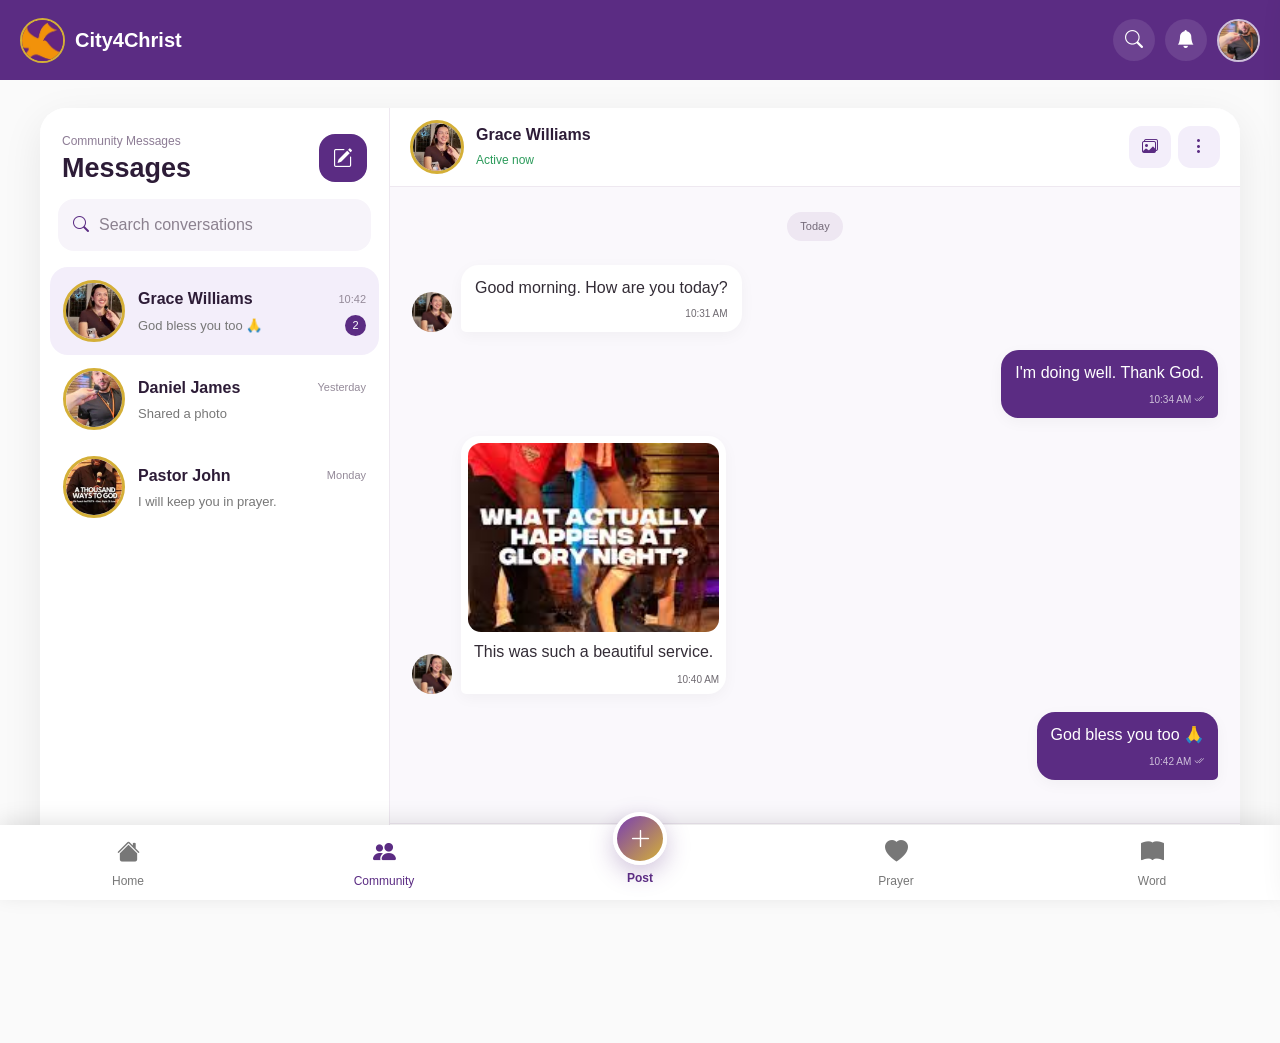
<file: messages.html>
<!DOCTYPE html>

<html lang="en">
<head>
<meta charset="utf-8"/>
<meta content="width=device-width, initial-scale=1.0" name="viewport"/>
<title>City4Christ | Messages</title>
<link href="manifest.json" rel="manifest"/>
<meta content="#5B2C83" name="theme-color"/>
<meta content="yes" name="apple-mobile-web-app-capable"/>
<meta content="default" name="apple-mobile-web-app-status-bar-style"/>
<meta content="City4Christ" name="apple-mobile-web-app-title"/>
<link href="https://cdn.jsdelivr.net/npm/bootstrap@5.3.3/dist/css/bootstrap.min.css" rel="stylesheet"/>
<link href="https://cdn.jsdelivr.net/npm/bootstrap-icons/font/bootstrap-icons.css" rel="stylesheet"/>
<link href="css/style.css" rel="stylesheet"/>
<link href="css/messages.css" rel="stylesheet"/>
<link href="css/animation.css" rel="stylesheet"/>
</head>
<body>
<header class="app-header">
<a aria-label="City4Christ home" class="header-logo" href="home.html">
<img alt="City4Christ Logo" src="assets/images/logo.jpeg"/>
<span>City4Christ</span>
</a>
<div class="header-actions">
<button aria-label="Search" class="header-btn global-search-btn" type="button">
<i class="bi bi-search"></i>
</button>
<a aria-label="Notifications" class="header-btn" href="notifications.html">
<i class="bi bi-bell-fill"></i>
</a>
<a aria-label="Profile" class="header-profile-btn" href="profile.html">
<img alt="Profile" src="assets/images/maleMember.jpeg"/>
</a>
</div>
</header>
<main class="messages-container">
<!-- MESSAGE SIDEBAR -->
<aside class="messages-sidebar">
<div class="messages-sidebar-header">
<div>
<span class="messages-kicker">Community Messages</span>
<h1>
                    Messages
                </h1>
</div>
<button class="new-message-btn" id="newMessageBtn" title="Start new conversation">
<i class="bi bi-pencil-square"></i>
</button>
</div>
<!-- SEARCH -->
<div class="message-search">
<i class="bi bi-search"></i>
<input id="conversationSearch" placeholder="Search conversations" type="text"/>
</div>
<!-- CONVERSATIONS -->
<div class="conversation-list">
<button class="conversation-item active" data-image="assets/images/femaleMember.jpeg" data-name="Grace Williams">
<img alt="Grace" class="conversation-avatar" src="assets/images/femaleMember.jpeg"/>
<div class="conversation-details">
<div class="conversation-top">
<strong>
                            Grace Williams
                        </strong>
<span>
                            10:42
                        </span>
</div>
<div class="conversation-preview">
<span>
                            God bless you too 🙏
                        </span>
<span class="unread-badge">
                            2
                        </span>
</div>
</div>
</button>
<button class="conversation-item" data-image="assets/images/maleMember.jpeg" data-name="Daniel James">
<img alt="Daniel" class="conversation-avatar" src="assets/images/maleMember.jpeg"/>
<div class="conversation-details">
<div class="conversation-top">
<strong>
                            Daniel James
                        </strong>
<span>
                            Yesterday
                        </span>
</div>
<div class="conversation-preview">
<span>
                            Shared a photo
                        </span>
</div>
</div>
</button>
<button class="conversation-item" data-image="assets/images/pastorPhoto.jpeg" data-name="Pastor John">
<img alt="Pastor" class="conversation-avatar" src="assets/images/pastorPhoto.jpeg"/>
<div class="conversation-details">
<div class="conversation-top">
<strong>
                            Pastor John
                        </strong>
<span>
                            Monday
                        </span>
</div>
<div class="conversation-preview">
<span>
                            I will keep you in prayer.
                        </span>
</div>
</div>
</button>
</div>
</aside>
<!-- CHAT PANEL -->
<section class="chat-panel" id="chatPanel">
<!-- CHAT HEADER -->
<header class="chat-header">
<div class="chat-user">
<button class="mobile-back-btn" id="mobileBackBtn">
<i class="bi bi-arrow-left"></i>
</button>
<a href="profile.html">
<img alt="Profile" class="chat-avatar" id="chatAvatar" src="assets/images/femaleMember.jpeg"/>
</a>
<div>
<a class="chat-name" href="profile.html" id="chatName">

                        Grace Williams

                    </a>
<span>
                        Active now
                    </span>
</div>
</div>
<div class="chat-header-actions">
<button id="sharedMediaBtn">
<i class="bi bi-images"></i>
</button>
<button>
<i class="bi bi-three-dots-vertical"></i>
</button>
</div>
</header>
<!-- MESSAGES -->
<div class="chat-messages" id="chatMessages">
<div class="day-divider">
                Today
            </div>
<div class="message-row received">
<img alt="Grace" class="message-avatar" src="assets/images/femaleMember.jpeg"/>
<div class="message-bubble">
<p>
                        Good morning. How are you today?
                    </p>
<span>
                        10:31 AM
                    </span>
</div>
</div>
<div class="message-row sent">
<div class="message-bubble">
<p>
                        I'm doing well. Thank God.
                    </p>
<span>
                        10:34 AM
                        <i class="bi bi-check2-all"></i>
</span>
</div>
</div>
<div class="message-row received">
<img alt="Grace" class="message-avatar" src="assets/images/femaleMember.jpeg"/>
<div class="message-bubble media-bubble">
<img alt="Shared media" class="chat-image" src="assets/images/churchActivities.jpeg"/>
<p>
                        This was such a beautiful service.
                    </p>
<span>
                        10:40 AM
                    </span>
</div>
</div>
<div class="message-row sent">
<div class="message-bubble">
<p>
                        God bless you too 🙏
                    </p>
<span>
                        10:42 AM
                        <i class="bi bi-check2-all"></i>
</span>
</div>
</div>
</div>
<!-- IMAGE PREVIEW -->
<div class="image-preview-panel" id="imagePreviewPanel">
<div class="preview-image-wrap">
<img alt="Selected image" id="imagePreview"/>
<button class="remove-preview-btn" id="removeImageBtn">
<i class="bi bi-x-lg"></i>
</button>
</div>
</div>
<!-- COMPOSER -->
<div class="message-composer">
<label class="attach-btn" for="messageImage">
<i class="bi bi-image"></i>
</label>
<input accept="image/*" hidden="" id="messageImage" type="file"/>
<textarea id="messageInput" placeholder="Write a message..." rows="1"></textarea>
<button class="send-message-btn" id="sendMessageBtn">
<i class="bi bi-send-fill"></i>
</button>
</div>
</section>
</main>
<!-- NEW MESSAGE MODAL -->
<div class="new-message-modal" id="newMessageModal">
<div class="new-message-dialog">
<div class="new-message-header">
<div>
<span>
                    Start a conversation
                </span>
<h2>
                    New Message
                </h2>
</div>
<button id="closeNewMessage">
<i class="bi bi-x-lg"></i>
</button>
</div>
<div class="message-search">
<i class="bi bi-search"></i>
<input placeholder="Search City4Christ members" type="text"/>
</div>
<div class="new-message-members">
<button>
<img alt="Pastor" src="assets/images/pastorPhoto.jpeg"/>
<div>
<strong>
                        Pastor John
                    </strong>
<span>
                        Senior Pastor
                    </span>
</div>
</button>
<button>
<img alt="Daniel" src="assets/images/maleMember.jpeg"/>
<div>
<strong>
                        Daniel James
                    </strong>
<span>
                        Youth Fellowship
                    </span>
</div>
</button>
<button>
<img alt="Grace" src="assets/images/femaleMember.jpeg"/>
<div>
<strong>
                        Grace Williams
                    </strong>
<span>
                        Women's Ministry
                    </span>
</div>
</button>
</div>
</div>
</div>
<!-- SHARED MEDIA DRAWER -->
<aside class="shared-media-drawer" id="sharedMediaDrawer">
<div class="shared-media-header">
<div>
<span>
                Conversation
            </span>
<h2>
                Shared Media
            </h2>
</div>
<button id="closeSharedMedia">
<i class="bi bi-x-lg"></i>
</button>
</div>
<div class="shared-media-grid">
<img alt="Shared media" class="shared-media-image" src="assets/images/churchActivities.jpeg"/>
<img alt="Shared media" class="shared-media-image" src="assets/images/youthWorship.jpeg"/>
<img alt="Shared media" class="shared-media-image" src="assets/images/banner.jpeg"/>
</div>
</aside>
<!-- IMAGE VIEWER -->
<div class="image-viewer" id="imageViewer">
<button class="close-image-viewer" id="closeImageViewer">
<i class="bi bi-x-lg"></i>
</button>
<img alt="Shared image" id="viewerImage"/>
</div>
<nav class="bottom-nav"><a href="home.html"><i class="bi bi-house-fill"></i><span>Home</span></a><a class="active" href="community.html"><i class="bi bi-people-fill"></i><span>Community</span></a><a class="post-nav-link" href="home.html#share-faith"><i class="bi bi-plus-lg"></i><span>Post</span></a><a href="prayer.html"><i class="bi bi-heart-fill"></i><span>Prayer</span></a><a href="word.html"><i class="bi bi-book-fill"></i><span>Word</span></a></nav>
<script src="js/app.js"></script>
<script>

const messageInput =
document.getElementById("messageInput");

const sendMessageBtn =
document.getElementById("sendMessageBtn");

const chatMessages =
document.getElementById("chatMessages");

const messageImage =
document.getElementById("messageImage");

const imagePreview =
document.getElementById("imagePreview");

const imagePreviewPanel =
document.getElementById("imagePreviewPanel");

const removeImageBtn =
document.getElementById("removeImageBtn");

let selectedImageURL = null;
let sendingMessage = false;


/* IMAGE PREVIEW */

messageImage.addEventListener(
"change",
function(){

    const file = this.files[0];

    if(!file){
        return;
    }

    if(selectedImageURL){
        URL.revokeObjectURL(
            selectedImageURL
        );
    }

    selectedImageURL =
    URL.createObjectURL(file);

    imagePreview.src =
    selectedImageURL;

    imagePreviewPanel.classList.add(
        "show"
    );

});


removeImageBtn.addEventListener(
"click",
function(){

    clearSelectedImage();

});


function clearSelectedImage(){

    messageImage.value = "";

    imagePreview.src = "";

    imagePreviewPanel.classList.remove(
        "show"
    );

    if(selectedImageURL){

        URL.revokeObjectURL(
            selectedImageURL
        );

        selectedImageURL = null;

    }

}


/* SEND MESSAGE */

sendMessageBtn.addEventListener(
"click",
sendMessage
);


messageInput.addEventListener(
"keydown",
function(event){

    if(
        event.key === "Enter" &&
        !event.shiftKey
    ){

        event.preventDefault();

        sendMessage();

    }

});


function sendMessage(){

    if(sendingMessage){
        return;
    }

    const message =
    messageInput.value.trim();

    const hasImage =
    Boolean(selectedImageURL);

    if(!message && !hasImage){
        return;
    }


    sendingMessage = true;

    sendMessageBtn.disabled = true;


    const row =
    document.createElement("div");

    row.className =
    "message-row sent";


    const bubble =
    document.createElement("div");

    bubble.className =
    hasImage
    ? "message-bubble media-bubble"
    : "message-bubble";


    if(hasImage){

        const img =
        document.createElement("img");

        img.src =
        selectedImageURL;

        img.className =
        "chat-image";

        img.alt =
        "Shared image";

        img.addEventListener(
        "click",
        function(){

            openImageViewer(
                this.src
            );

        });

        bubble.appendChild(img);

    }


    if(message){

        const paragraph =
        document.createElement("p");

        paragraph.textContent =
        message;

        bubble.appendChild(
            paragraph
        );

    }


    const time =
    document.createElement("span");

    time.innerHTML =
    new Date()
    .toLocaleTimeString(
        [],
        {
            hour:"2-digit",
            minute:"2-digit"
        }
    )
    +
    ' <i class="bi bi-check2-all"></i>';


    bubble.appendChild(time);

    row.appendChild(bubble);

    chatMessages.appendChild(row);


    messageInput.value = "";

    clearSelectedImage();


    chatMessages.scrollTop =
    chatMessages.scrollHeight;


    setTimeout(() => {

        sendingMessage = false;

        sendMessageBtn.disabled = false;

    }, 400);

}



/* CONVERSATION SWITCHING */

document
.querySelectorAll(".conversation-item")
.forEach(item => {

    item.addEventListener(
    "click",
    function(){

        document
        .querySelectorAll(
            ".conversation-item"
        )
        .forEach(conversation => {

            conversation.classList.remove(
                "active"
            );

        });


        this.classList.add(
            "active"
        );


        document
        .getElementById("chatName")
        .textContent =
        this.dataset.name;


        document
        .getElementById("chatAvatar")
        .src =
        this.dataset.image;


        document
        .getElementById("chatPanel")
        .classList.add(
            "mobile-open"
        );

    });

});



/* CONVERSATION SEARCH */

document
.getElementById("conversationSearch")
.addEventListener(
"input",
function(){

    const keyword =
    this.value
    .toLowerCase()
    .trim();


    document
    .querySelectorAll(
        ".conversation-item"
    )
    .forEach(item => {

        const name =
        item.dataset.name
        .toLowerCase();

        item.style.display =
        name.includes(keyword)
        ? ""
        : "none";

    });

});



/* NEW MESSAGE MODAL */

const newMessageModal =
document.getElementById(
    "newMessageModal"
);


document
.getElementById("newMessageBtn")
.addEventListener(
"click",
function(){

    newMessageModal
    .classList.add("show");

});


document
.getElementById("closeNewMessage")
.addEventListener(
"click",
function(){

    newMessageModal
    .classList.remove("show");

});



/* SHARED MEDIA */

const sharedMediaDrawer =
document.getElementById(
    "sharedMediaDrawer"
);


document
.getElementById("sharedMediaBtn")
.addEventListener(
"click",
function(){

    sharedMediaDrawer
    .classList.add("show");

});


document
.getElementById("closeSharedMedia")
.addEventListener(
"click",
function(){

    sharedMediaDrawer
    .classList.remove("show");

});



/* IMAGE VIEWER */

const imageViewer =
document.getElementById("imageViewer");

const viewerImage =
document.getElementById("viewerImage");


function openImageViewer(src){

    viewerImage.src = src;

    imageViewer
    .classList.add("show");

}


document
.querySelectorAll(
    ".chat-image, .shared-media-image"
)
.forEach(image => {

    image.addEventListener(
    "click",
    function(){

        openImageViewer(
            this.src
        );

    });

});


document
.getElementById("closeImageViewer")
.addEventListener(
"click",
function(){

    imageViewer
    .classList.remove("show");

});



/* MOBILE BACK */

document
.getElementById("mobileBackBtn")
.addEventListener(
"click",
function(){

    document
    .getElementById("chatPanel")
    .classList.remove(
        "mobile-open"
    );

});

</script>
</body>
</html>
</file>
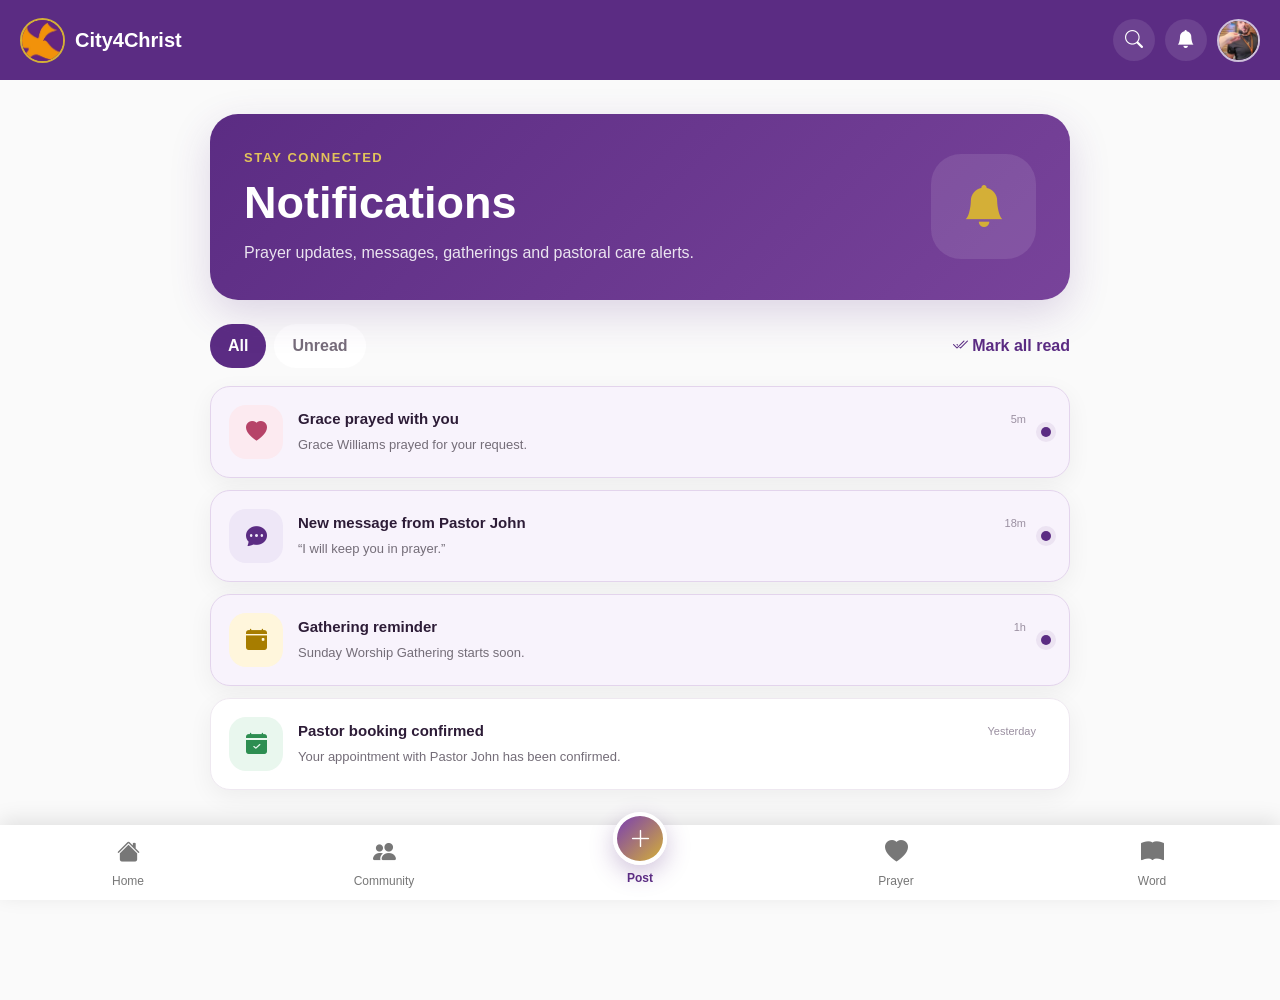
<file: notifications.html>
<!DOCTYPE html>

<html lang="en">
<head>
<meta charset="utf-8"/>
<meta content="width=device-width, initial-scale=1.0" name="viewport"/>
<title>City4Christ | Notifications</title>
<link href="manifest.json" rel="manifest"/>
<meta content="#5B2C83" name="theme-color"/>
<meta content="yes" name="apple-mobile-web-app-capable"/>
<meta content="default" name="apple-mobile-web-app-status-bar-style"/>
<meta content="City4Christ" name="apple-mobile-web-app-title"/>
<link href="https://cdn.jsdelivr.net/npm/bootstrap@5.3.3/dist/css/bootstrap.min.css" rel="stylesheet"/>
<link href="https://cdn.jsdelivr.net/npm/bootstrap-icons@1.11.3/font/bootstrap-icons.min.css" rel="stylesheet"/>
<link href="css/style.css" rel="stylesheet"/>
<link href="css/notifications.css" rel="stylesheet"/>
<link href="css/animation.css" rel="stylesheet"/>
</head>
<body>
<header class="app-header">
<a aria-label="City4Christ home" class="header-logo" href="home.html">
<img alt="City4Christ Logo" src="assets/images/logo.jpeg"/>
<span>City4Christ</span>
</a>
<div class="header-actions">
<button aria-label="Search" class="header-btn global-search-btn" type="button">
<i class="bi bi-search"></i>
</button>
<a aria-label="Notifications" class="header-btn" href="notifications.html">
<i class="bi bi-bell-fill"></i>
</a>
<a aria-label="Profile" class="header-profile-btn" href="profile.html">
<img alt="Profile" src="assets/images/maleMember.jpeg"/>
</a>
</div>
</header>
<main class="notifications-container">
<!-- HERO -->
<section class="notifications-hero fade-up">
<div>
<span class="notifications-kicker">
                Stay Connected
            </span>
<h1>
                Notifications
            </h1>
<p>Prayer updates, messages, gatherings and pastoral care alerts.</p>
</div>
<div class="notifications-hero-icon">
<i class="bi bi-bell-fill"></i>
</div>
</section>
<!-- CONTROLS -->
<section class="notification-controls">
<div class="notification-tabs">
<button class="notification-tab active" data-filter="all">

                All

            </button>
<button class="notification-tab" data-filter="unread">

                Unread

            </button>
</div>
<button class="mark-all-read-btn" id="markAllReadBtn">
<i class="bi bi-check2-all"></i>

            Mark all read

        </button>
</section>
<!-- NOTIFICATION LIST -->
<section class="notification-list" id="notificationList">
<!-- PRAYER -->
<a class="notification-card unread fade-up" data-status="unread" href="prayer.html">
<div class="notification-icon prayer-icon">
<i class="bi bi-heart-fill"></i>
</div>
<div class="notification-content">
<div class="notification-title-row">
<strong>
                        Grace prayed with you
                    </strong>
<span>
                        5m
                    </span>
</div>
<p>
                    Grace Williams prayed for your request.
                </p>
</div>
<div class="notification-dot"></div>
</a>
<!-- MESSAGE -->
<a class="notification-card unread fade-up" data-status="unread" href="messages.html">
<div class="notification-icon message-icon">
<i class="bi bi-chat-dots-fill"></i>
</div>
<div class="notification-content">
<div class="notification-title-row">
<strong>
                        New message from Pastor John
                    </strong>
<span>
                        18m
                    </span>
</div>
<p>
                    “I will keep you in prayer.”
                </p>
</div>
<div class="notification-dot"></div>
</a>
<!-- EVENT -->
<a class="notification-card unread fade-up" data-status="unread" href="events.html">
<div class="notification-icon event-icon">
<i class="bi bi-calendar-event-fill"></i>
</div>
<div class="notification-content">
<div class="notification-title-row">
<strong>
                        Gathering reminder
                    </strong>
<span>
                        1h
                    </span>
</div>
<p>
                    Sunday Worship Gathering starts soon.
                </p>
</div>
<div class="notification-dot"></div>
</a>
<!-- CONNECTION -->

<!-- BOOKING -->
<a class="notification-card fade-up" data-status="read" href="pastor-booking.html">
<div class="notification-icon booking-icon">
<i class="bi bi-calendar-check-fill"></i>
</div>
<div class="notification-content">
<div class="notification-title-row">
<strong>
                        Pastor booking confirmed
                    </strong>
<span>
                        Yesterday
                    </span>
</div>
<p>
                    Your appointment with Pastor John has been confirmed.
                </p>
</div>
</a>
</section>
<!-- EMPTY STATE -->
<section class="notifications-empty" id="notificationsEmpty">
<div class="empty-notification-icon">
<i class="bi bi-bell-slash"></i>
</div>
<h2>
            No notifications here
        </h2>
<p>
            New City4Christ updates will appear here.
        </p>
</section>
</main>
<nav class="bottom-nav"><a href="home.html"><i class="bi bi-house-fill"></i><span>Home</span></a><a href="community.html"><i class="bi bi-people-fill"></i><span>Community</span></a><a class="post-nav-link" href="home.html#share-faith"><i class="bi bi-plus-lg"></i><span>Post</span></a><a href="prayer.html"><i class="bi bi-heart-fill"></i><span>Prayer</span></a><a href="word.html"><i class="bi bi-book-fill"></i><span>Word</span></a></nav>
<script src="js/app.js"></script>
<script>

const notificationTabs =
document.querySelectorAll(
    ".notification-tab"
);

const notificationCards =
document.querySelectorAll(
    ".notification-card"
);

const notificationsEmpty =
document.getElementById(
    "notificationsEmpty"
);


/* FILTER */

notificationTabs.forEach(tab => {

    tab.addEventListener(
    "click",
    function(){

        notificationTabs.forEach(item => {

            item.classList.remove(
                "active"
            );

        });


        this.classList.add(
            "active"
        );


        const filter =
        this.dataset.filter;


        let visibleCount = 0;


        notificationCards.forEach(card => {

            const status =
            card.dataset.status;


            if(
                filter === "all" ||
                status === filter
            ){

                card.style.display =
                "";

                visibleCount++;

            }

            else{

                card.style.display =
                "none";

            }

        });


        notificationsEmpty.style.display =
        visibleCount === 0
        ? "flex"
        : "none";

    });

});



/* MARK SINGLE NOTIFICATION READ */

notificationCards.forEach(card => {

    card.addEventListener(
    "click",
    function(){

        this.classList.remove(
            "unread"
        );

        this.dataset.status =
        "read";


        const dot =
        this.querySelector(
            ".notification-dot"
        );

        if(dot){
            dot.remove();
        }

    });

});



/* MARK ALL AS READ */

document
.getElementById("markAllReadBtn")
.addEventListener(
"click",
function(){

    notificationCards.forEach(card => {

        card.classList.remove(
            "unread"
        );

        card.dataset.status =
        "read";


        const dot =
        card.querySelector(
            ".notification-dot"
        );

        if(dot){
            dot.remove();
        }

    });


    const unreadTab =
    document.querySelector(
        '[data-filter="unread"]'
    );


    if(
        unreadTab.classList.contains(
            "active"
        )
    ){

        notificationCards.forEach(card => {

            card.style.display =
            "none";

        });


        notificationsEmpty.style.display =
        "flex";

    }

});

</script>
</body>
</html>
</file>
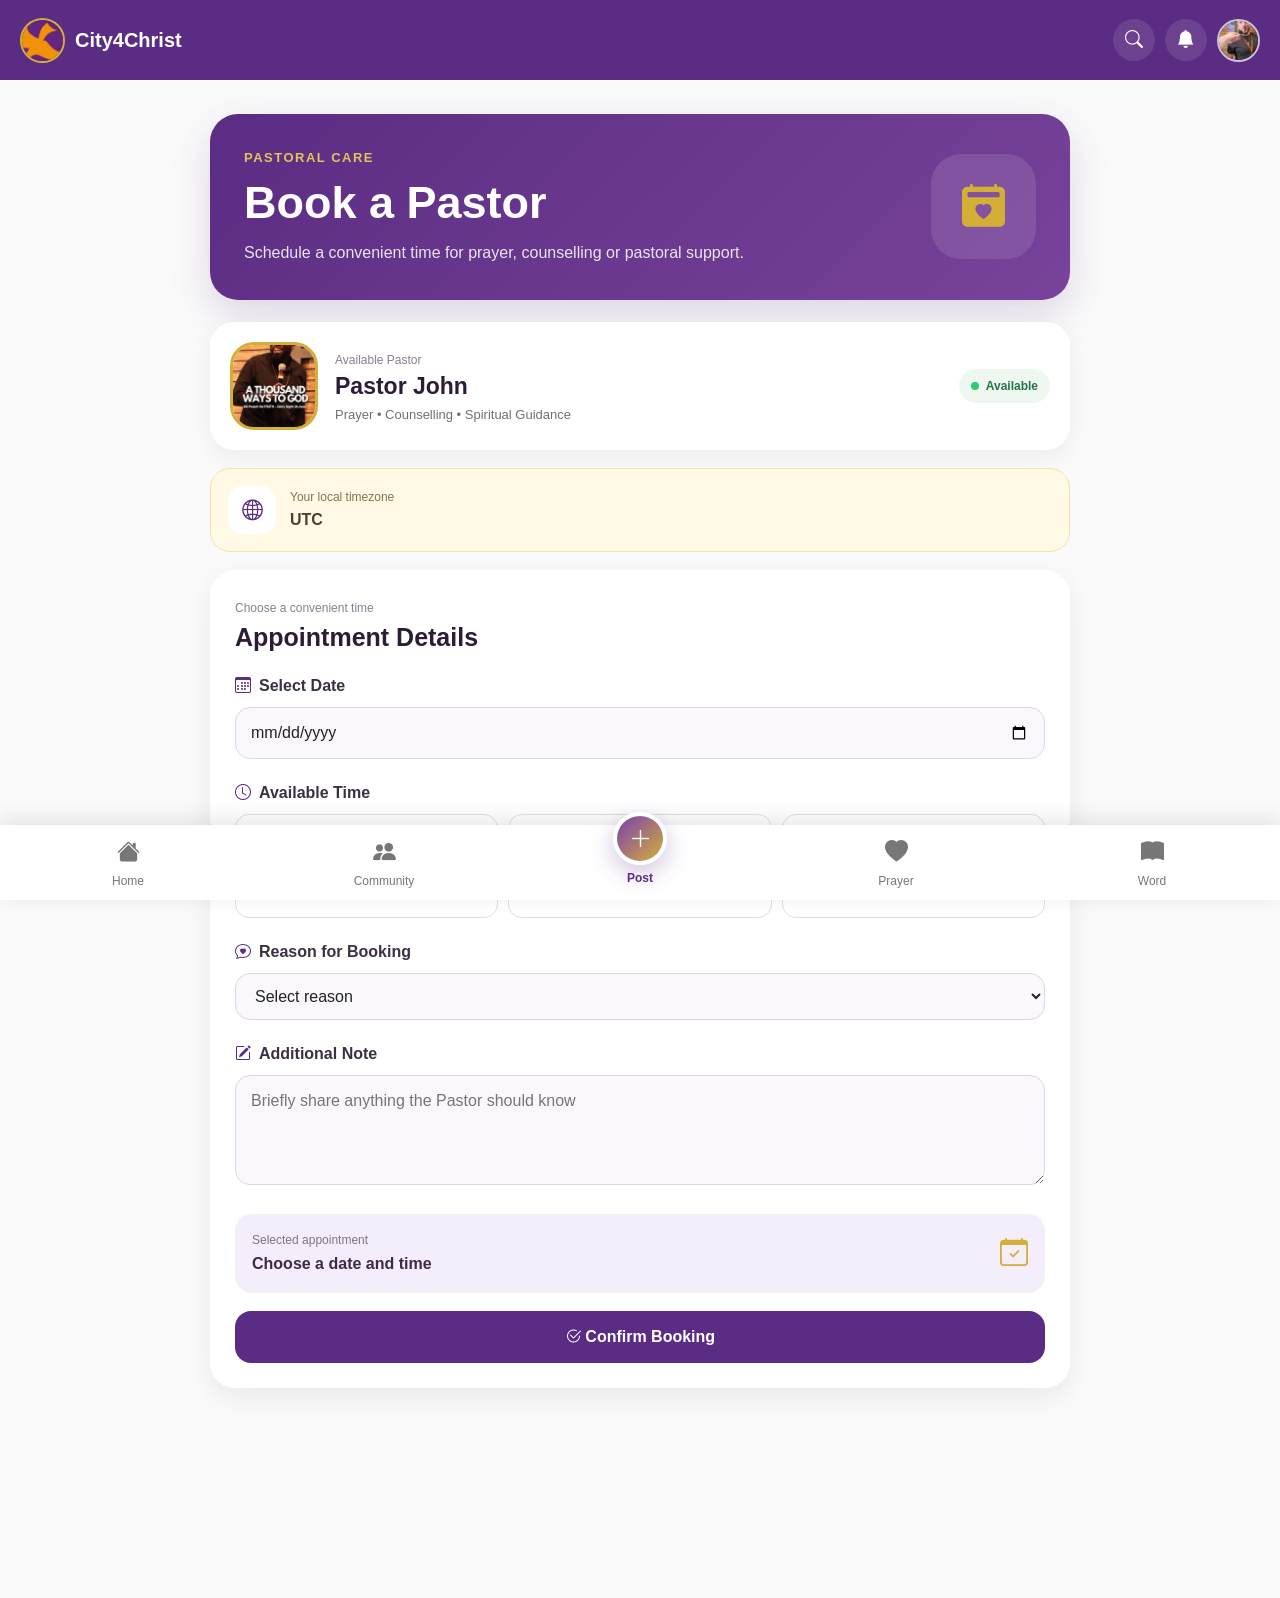
<file: pastor-booking.html>
<!DOCTYPE html>

<html lang="en">
<head>
<meta charset="utf-8"/>
<meta content="width=device-width, initial-scale=1.0" name="viewport"/>
<title>City4Christ | Book a Pastor</title>
<link href="manifest.json" rel="manifest"/>
<meta content="#5B2C83" name="theme-color"/>
<meta content="yes" name="apple-mobile-web-app-capable"/>
<meta content="default" name="apple-mobile-web-app-status-bar-style"/>
<meta content="City4Christ" name="apple-mobile-web-app-title"/>
<link href="https://cdn.jsdelivr.net/npm/bootstrap@5.3.3/dist/css/bootstrap.min.css" rel="stylesheet"/>
<link href="https://cdn.jsdelivr.net/npm/bootstrap-icons@1.11.3/font/bootstrap-icons.min.css" rel="stylesheet"/>
<link href="css/style.css" rel="stylesheet"/>
<link href="css/pastor-booking.css" rel="stylesheet"/>
<link href="css/animation.css" rel="stylesheet"/>
</head>
<body>
<header class="app-header">
<a aria-label="City4Christ home" class="header-logo" href="home.html">
<img alt="City4Christ Logo" src="assets/images/logo.jpeg"/>
<span>City4Christ</span>
</a>
<div class="header-actions">
<button aria-label="Search" class="header-btn global-search-btn" type="button">
<i class="bi bi-search"></i>
</button>
<a aria-label="Notifications" class="header-btn" href="notifications.html">
<i class="bi bi-bell-fill"></i>
</a>
<a aria-label="Profile" class="header-profile-btn" href="profile.html">
<img alt="Profile" src="assets/images/maleMember.jpeg"/>
</a>
</div>
</header>
<main class="booking-container">
<!-- HERO -->
<section class="booking-hero fade-up">
<div class="booking-hero-content">
<span class="booking-kicker">
                Pastoral Care
            </span>
<h1>
                Book a Pastor
            </h1>
<p>
                Schedule a convenient time for prayer,
                counselling or pastoral support.
            </p>
</div>
<div class="booking-hero-icon">
<i class="bi bi-calendar2-heart-fill"></i>
</div>
</section>
<!-- PASTOR -->
<section class="pastor-card fade-up">
<img alt="Pastor" class="pastor-booking-avatar" src="assets/images/pastorPhoto.jpeg"/>
<div class="pastor-booking-info">
<span class="pastor-label">
                Available Pastor
            </span>
<h2>
                Pastor John
            </h2>
<p>
                Prayer • Counselling • Spiritual Guidance
            </p>
</div>
<div class="pastor-status">
<span></span>
            Available

        </div>
</section>
<!-- TIMEZONE -->
<section class="timezone-card fade-up">
<div class="timezone-icon">
<i class="bi bi-globe2"></i>
</div>
<div>
<span>
                Your local timezone
            </span>
<strong id="timezoneLabel">
                Detecting timezone...
            </strong>
</div>
</section>
<!-- BOOKING FORM -->
<section class="booking-form-card fade-up">
<div class="booking-form-heading">
<span>
                Choose a convenient time
            </span>
<h2>
                Appointment Details
            </h2>
</div>
<form id="bookingForm">
<!-- DATE -->
<div class="form-group">
<label for="bookingDate">
<i class="bi bi-calendar3"></i>

                    Select Date

                </label>
<input id="bookingDate" required="" type="date"/>
</div>
<!-- TIME -->
<div class="form-group">
<label>
<i class="bi bi-clock"></i>

                    Available Time

                </label>
<div class="time-slots" id="timeSlots">
<button class="time-slot" data-time="09:00" type="button">

                        9:00 AM

                    </button>
<button class="time-slot" data-time="10:30" type="button">

                        10:30 AM

                    </button>
<button class="time-slot" data-time="12:00" type="button">

                        12:00 PM

                    </button>
<button class="time-slot" data-time="14:00" type="button">

                        2:00 PM

                    </button>
<button class="time-slot" data-time="16:00" type="button">

                        4:00 PM

                    </button>
<button class="time-slot" data-time="18:00" type="button">

                        6:00 PM

                    </button>
</div>
</div>
<!-- PURPOSE -->
<div class="form-group">
<label for="bookingPurpose">
<i class="bi bi-chat-heart"></i>

                    Reason for Booking

                </label>
<select id="bookingPurpose" required="">
<option value="">
                        Select reason
                    </option>
<option>
                        Prayer
                    </option>
<option>
                        Counselling
                    </option>
<option>
                        Spiritual Guidance
                    </option>
<option>
                        Family Matter
                    </option>
<option>
                        General Meeting
                    </option>
</select>
</div>
<!-- NOTE -->
<div class="form-group">
<label for="bookingNote">
<i class="bi bi-pencil-square"></i>

                    Additional Note
                </label>
<textarea id="bookingNote" placeholder="Briefly share anything the Pastor should know"></textarea>
</div>
<input id="selectedTime" type="hidden"/>
<!-- SUMMARY -->
<div class="booking-summary" id="bookingSummary">
<div>
<span>
                        Selected appointment
                    </span>
<strong id="summaryDate">
                        Choose a date and time
                    </strong>
</div>
<i class="bi bi-calendar-check"></i>
</div>
<button class="confirm-booking-btn" type="submit">
<i class="bi bi-check2-circle"></i>

                Confirm Booking

            </button>
</form>
</section>
<!-- SUCCESS -->
<section class="booking-success" id="bookingSuccess">
<div class="success-icon">
<i class="bi bi-check-lg"></i>
</div>
<h2>
            Booking Confirmed
        </h2>
<p>
            Your pastoral appointment has been scheduled.
        </p>
<div id="confirmedBooking"></div>
<button id="bookAnotherBtn" type="button">

            Book Another Time

        </button>
</section>
</main>
<nav class="bottom-nav"><a href="home.html"><i class="bi bi-house-fill"></i><span>Home</span></a><a href="community.html"><i class="bi bi-people-fill"></i><span>Community</span></a><a class="post-nav-link" href="home.html#share-faith"><i class="bi bi-plus-lg"></i><span>Post</span></a><a href="prayer.html"><i class="bi bi-heart-fill"></i><span>Prayer</span></a><a href="word.html"><i class="bi bi-book-fill"></i><span>Word</span></a></nav>
<script src="js/app.js"></script>
<script>

/* TIMEZONE */

const userTimezone =
Intl.DateTimeFormat()
.resolvedOptions()
.timeZone;

document
.getElementById("timezoneLabel")
.textContent =
userTimezone;



/* DATE MINIMUM */

const bookingDate =
document.getElementById("bookingDate");

const today =
new Date();

const year =
today.getFullYear();

const month =
String(
    today.getMonth() + 1
).padStart(2,"0");

const day =
String(
    today.getDate()
).padStart(2,"0");

const todayString =
`${year}-${month}-${day}`;

bookingDate.min =
todayString;



/* TIME SLOTS */

const timeSlots =
document.querySelectorAll(
    ".time-slot"
);

const selectedTime =
document.getElementById(
    "selectedTime"
);

const summaryDate =
document.getElementById(
    "summaryDate"
);


function updateAvailableSlots(){

    if(!bookingDate.value){
        return;
    }

    const selectedDate =
    new Date(
        bookingDate.value + "T00:00:00"
    );

    const now =
    new Date();

    const isToday =
    selectedDate.toDateString()
    ===
    now.toDateString();


    timeSlots.forEach(slot => {

        slot.disabled = false;

        slot.classList.remove(
            "disabled-slot"
        );


        if(isToday){

            const [hours,minutes] =
            slot.dataset.time
            .split(":")
            .map(Number);


            const slotDateTime =
            new Date();

            slotDateTime.setHours(
                hours,
                minutes,
                0,
                0
            );


            if(slotDateTime <= now){

                slot.disabled = true;

                slot.classList.add(
                    "disabled-slot"
                );

                if(
                    selectedTime.value
                    ===
                    slot.dataset.time
                ){

                    selectedTime.value =
                    "";

                    slot.classList.remove(
                        "active"
                    );

                }

            }

        }

    });


    updateSummary();

}


bookingDate.addEventListener(
"change",
updateAvailableSlots
);



timeSlots.forEach(slot => {

    slot.addEventListener(
    "click",
    function(){

        if(this.disabled){
            return;
        }

        timeSlots.forEach(item => {

            item.classList.remove(
                "active"
            );

        });

        this.classList.add(
            "active"
        );

        selectedTime.value =
        this.dataset.time;

        updateSummary();

    });

});



function updateSummary(){

    if(
        !bookingDate.value ||
        !selectedTime.value
    ){

        summaryDate.textContent =
        "Choose a date and time";

        return;

    }


    const bookingDateTime =
    new Date(
        `${bookingDate.value}T${selectedTime.value}:00`
    );


    summaryDate.textContent =
    bookingDateTime
    .toLocaleString(
        [],
        {
            weekday:"long",
            day:"numeric",
            month:"long",
            year:"numeric",
            hour:"numeric",
            minute:"2-digit",
            timeZoneName:"short"
        }
    );

}



/* SUBMISSION */

const bookingForm =
document.getElementById(
    "bookingForm"
);

const bookingSuccess =
document.getElementById(
    "bookingSuccess"
);

const confirmedBooking =
document.getElementById(
    "confirmedBooking"
);


bookingForm.addEventListener(
"submit",
function(event){

    event.preventDefault();


    if(
        !bookingDate.value ||
        !selectedTime.value
    ){

        alert(
            "Please select an available date and time."
        );

        return;

    }


    const bookingDateTime =
    new Date(
        `${bookingDate.value}T${selectedTime.value}:00`
    );


    const now =
    new Date();


    if(bookingDateTime <= now){

        alert(
            "That appointment time has already passed. Please select another time."
        );

        updateAvailableSlots();

        return;

    }


    confirmedBooking.textContent =
    bookingDateTime
    .toLocaleString(
        [],
        {
            weekday:"long",
            day:"numeric",
            month:"long",
            year:"numeric",
            hour:"numeric",
            minute:"2-digit",
            timeZoneName:"short"
        }
    );


    document
    .querySelector(
        ".booking-form-card"
    )
    .style.display =
    "none";


    bookingSuccess.classList.add(
        "show"
    );

});


document
.getElementById("bookAnotherBtn")
.addEventListener(
"click",
function(){

    bookingSuccess.classList.remove(
        "show"
    );


    document
    .querySelector(
        ".booking-form-card"
    )
    .style.display =
    "";


    bookingForm.reset();

    selectedTime.value = "";


    timeSlots.forEach(slot => {

        slot.classList.remove(
            "active"
        );

    });


    summaryDate.textContent =
    "Choose a date and time";

});

</script>
</body>
</html>
</file>
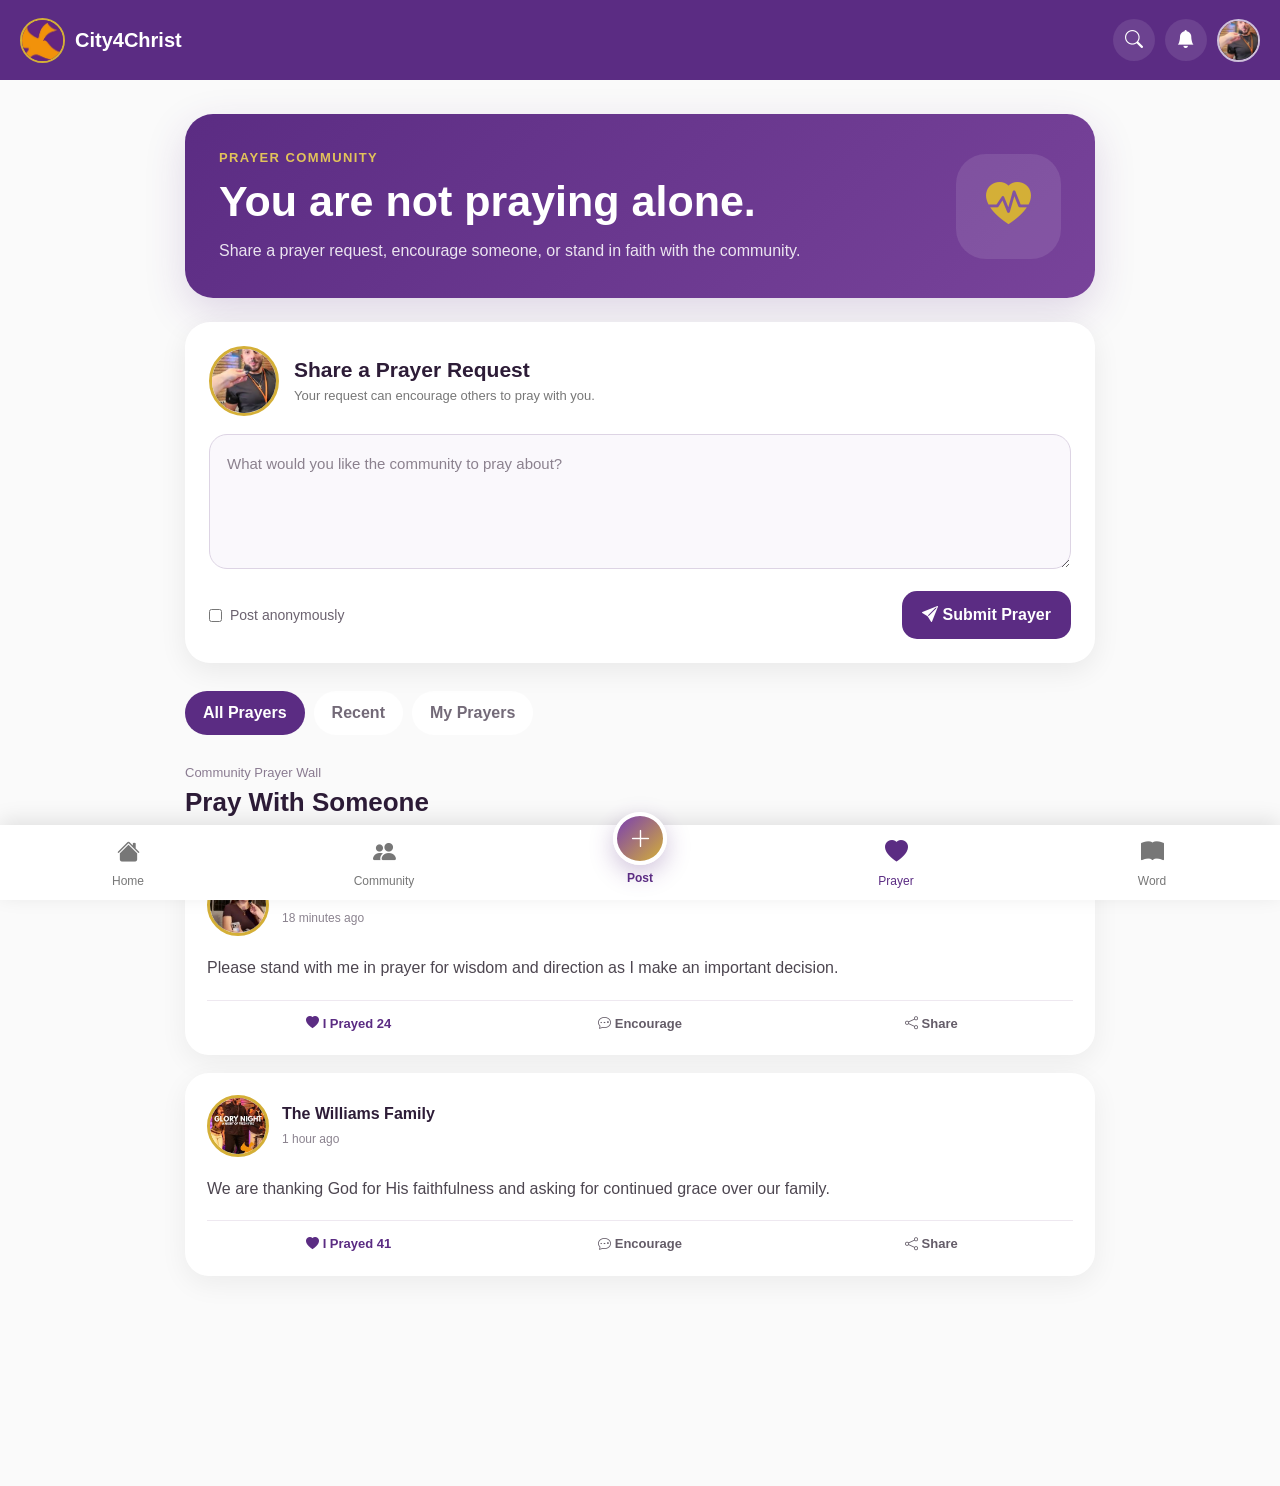
<file: prayer.html>
<!DOCTYPE html>

<html lang="en">
<head>
<meta charset="utf-8"/>
<meta content="width=device-width, initial-scale=1.0" name="viewport"/>
<title>City4Christ | Prayer</title>
<link href="manifest.json" rel="manifest"/>
<meta content="#5B2C83" name="theme-color"/>
<meta content="yes" name="apple-mobile-web-app-capable"/>
<meta content="default" name="apple-mobile-web-app-status-bar-style"/>
<meta content="City4Christ" name="apple-mobile-web-app-title"/>
<link href="https://cdn.jsdelivr.net/npm/bootstrap@5.3.3/dist/css/bootstrap.min.css" rel="stylesheet"/>
<link href="https://cdn.jsdelivr.net/npm/bootstrap-icons/font/bootstrap-icons.css" rel="stylesheet"/>
<link href="css/style.css" rel="stylesheet"/>
<link href="css/prayer.css" rel="stylesheet"/>
<link href="css/animation.css" rel="stylesheet"/>
</head>
<body>
<header class="app-header">
<a aria-label="City4Christ home" class="header-logo" href="home.html">
<img alt="City4Christ Logo" src="assets/images/logo.jpeg"/>
<span>City4Christ</span>
</a>
<div class="header-actions">
<button aria-label="Search" class="header-btn global-search-btn" type="button">
<i class="bi bi-search"></i>
</button>
<a aria-label="Notifications" class="header-btn" href="notifications.html">
<i class="bi bi-bell-fill"></i>
</a>
<a aria-label="Profile" class="header-profile-btn" href="profile.html">
<img alt="Profile" src="assets/images/maleMember.jpeg"/>
</a>
</div>
</header>
<main class="prayer-container">
<!-- HERO -->
<section class="prayer-hero fade-up">
<div>
<span class="prayer-kicker">
                Prayer Community
            </span>
<h1>
                You are not praying alone.
            </h1>
<p>
                Share a prayer request, encourage someone,
                or stand in faith with the community.
            </p>
</div>
<div class="prayer-hero-icon">
<i class="bi bi-heart-pulse-fill"></i>
</div>
</section>
<!-- SUBMIT PRAYER -->
<section class="prayer-submit-card fade-up">
<div class="submit-header">
<img alt="Profile" class="prayer-user-avatar" src="assets/images/maleMember.jpeg"/>
<div>
<h2>
                    Share a Prayer Request
                </h2>
<p>
                    Your request can encourage others to pray with you.
                </p>
</div>
</div>
<form id="prayerForm">
<textarea id="prayerText" placeholder="What would you like the community to pray about?" required=""></textarea>
<div class="prayer-options">
<label class="privacy-option">
<input id="anonymousPrayer" type="checkbox"/>
<span>
                        Post anonymously
                    </span>
</label>
<button class="submit-prayer-btn" type="submit">
<i class="bi bi-send-fill"></i>

                    Submit Prayer

                </button>
</div>
</form>
<div class="prayer-success" id="prayerSuccess">
<i class="bi bi-check-circle-fill"></i>
<div>
<strong>
                    Prayer submitted successfully
                </strong>
<span>
                    Your request has been added to the Prayer Wall.
                </span>
</div>
</div>
</section>
<!-- FILTERS -->
<section class="prayer-filters">
<button class="prayer-filter active">
            All Prayers
        </button>
<button class="prayer-filter">
            Recent
        </button>
<button class="prayer-filter">
            My Prayers
        </button>

</section>
<!-- PRAYER WALL -->
<section class="prayer-wall">
<div class="section-heading">
<div>
<span>
                    Community Prayer Wall
                </span>
<h2>
                    Pray With Someone
                </h2>
</div>
</div>
<!-- PRAYER 1 -->
<article class="prayer-card fade-up">
<div class="prayer-profile-row">
<img alt="Member" class="prayer-avatar" src="assets/images/femaleMember.jpeg"/>
<div>
<a href="profile.html">
                        Grace Williams
                    </a>
<span>
                        18 minutes ago
                    </span>
</div>
</div>
<p>
                Please stand with me in prayer for wisdom
                and direction as I make an important decision.
            </p>
<div class="prayer-card-actions">
<button class="pray-btn">
<i class="bi bi-heart-fill"></i>
<span>
                        I Prayed
                    </span>
<strong>
                        24
                    </strong>
</button>
<button>
<i class="bi bi-chat-dots"></i>

                    Encourage

                </button>
<button>
<i class="bi bi-share"></i>

                    Share

                </button>
</div>
</article>
<!-- PRAYER 2 -->
<article class="prayer-card fade-up">
<div class="prayer-profile-row">
<img alt="Family" class="prayer-avatar" src="assets/images/familyMember.jpeg"/>
<div>
<a href="profile.html">
                        The Williams Family
                    </a>
<span>
                        1 hour ago
                    </span>
</div>
</div>
<p>
                We are thanking God for His faithfulness
                and asking for continued grace over our family.
            </p>

<div class="prayer-card-actions">
<button class="pray-btn">
<i class="bi bi-heart-fill"></i>
<span>
                        I Prayed
                    </span>
<strong>
                        41
                    </strong>
</button>
<button>
<i class="bi bi-chat-dots"></i>

                    Encourage

                </button>
<button>
<i class="bi bi-share"></i>

                    Share

                </button>
</div>
</article>
</section>
</main>
<nav class="bottom-nav"><a href="home.html"><i class="bi bi-house-fill"></i><span>Home</span></a><a href="community.html"><i class="bi bi-people-fill"></i><span>Community</span></a><a class="post-nav-link" href="home.html#share-faith"><i class="bi bi-plus-lg"></i><span>Post</span></a><a class="active" href="prayer.html"><i class="bi bi-heart-fill"></i><span>Prayer</span></a><a href="word.html"><i class="bi bi-book-fill"></i><span>Word</span></a></nav>
<script src="js/app.js"></script>
<script>

const prayerForm =
document.getElementById("prayerForm");

const prayerText =
document.getElementById("prayerText");

const prayerSuccess =
document.getElementById("prayerSuccess");


prayerForm.addEventListener(
"submit",
function(event){

    event.preventDefault();

    const prayer =
    prayerText.value.trim();

    if(!prayer){
        return;
    }

    prayerSuccess.classList.add("show");

    prayerText.value = "";

    setTimeout(() => {

        prayerSuccess.classList.remove("show");

    }, 5000);

});


document
.querySelectorAll(".pray-btn")
.forEach(button => {

    button.addEventListener(
    "click",
    function(){

        this.classList.toggle("prayed");

        const counter =
        this.querySelector("strong");

        let number =
        Number(counter.textContent);

        if(
            this.classList.contains("prayed")
        ){

            number++;

            this.querySelector("span")
            .textContent =
            "Prayed";

        }

        else{

            number--;

            this.querySelector("span")
            .textContent =
            "I Prayed";

        }

        counter.textContent =
        number;

    });

});


document
.querySelectorAll(".prayer-filter")
.forEach(button => {

    button.addEventListener(
    "click",
    function(){

        document
        .querySelectorAll(".prayer-filter")
        .forEach(item => {

            item.classList.remove("active");

        });

        this.classList.add("active");

    });

});

</script>
</body>
</html>
</file>
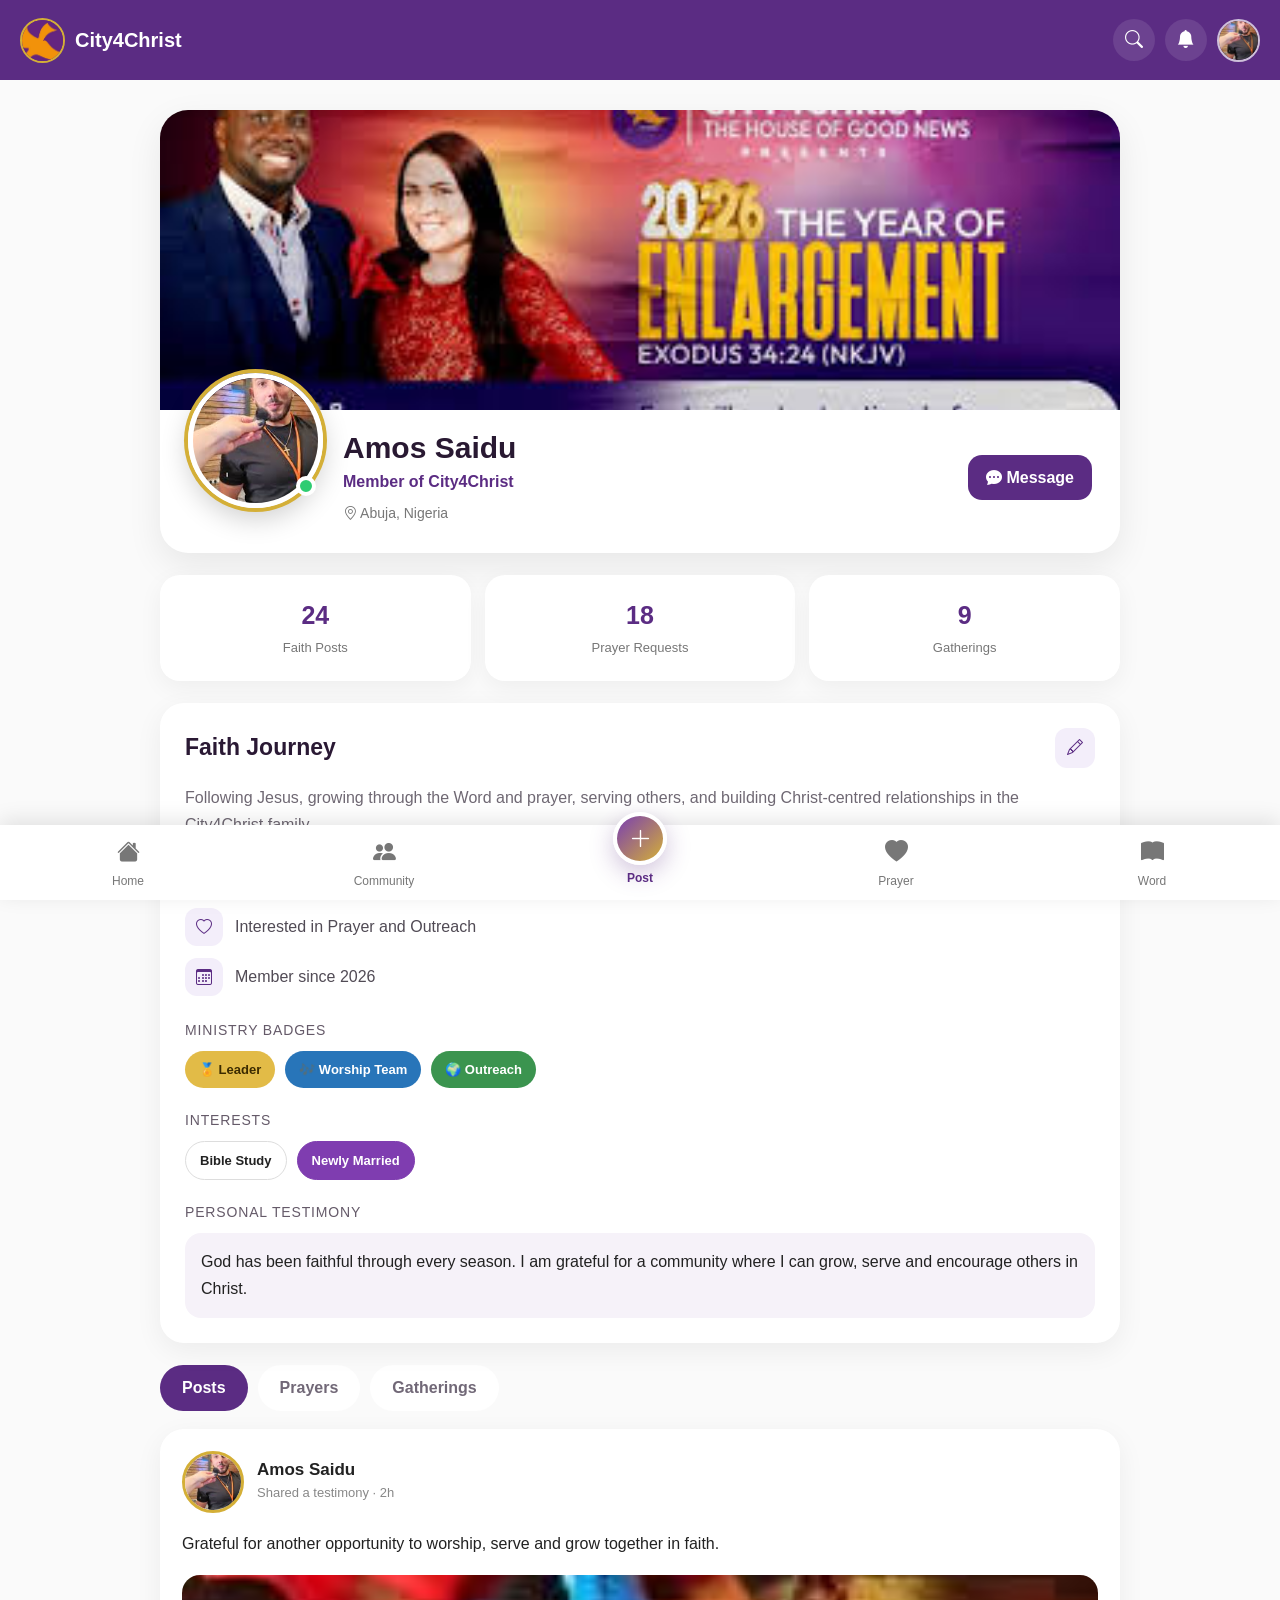
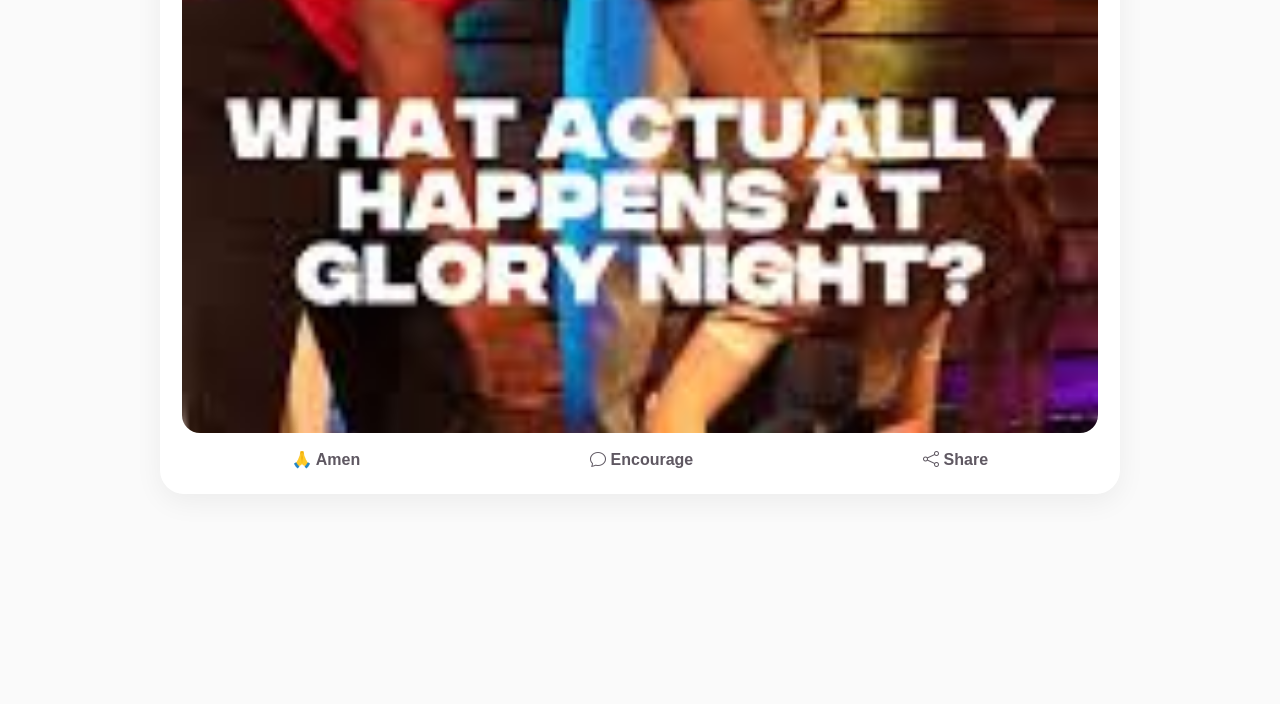
<file: profile.html>
<!DOCTYPE html>

<html lang="en">
<head>
<meta charset="utf-8"/>
<meta content="width=device-width, initial-scale=1.0" name="viewport"/>
<title>City4Christ | Profile</title>
<link href="manifest.json" rel="manifest"/>
<meta content="#5B2C83" name="theme-color"/>
<meta content="yes" name="apple-mobile-web-app-capable"/>
<meta content="default" name="apple-mobile-web-app-status-bar-style"/>
<meta content="City4Christ" name="apple-mobile-web-app-title"/>
<link href="https://cdn.jsdelivr.net/npm/bootstrap@5.3.3/dist/css/bootstrap.min.css" rel="stylesheet"/>
<link href="https://cdn.jsdelivr.net/npm/bootstrap-icons/font/bootstrap-icons.css" rel="stylesheet"/>
<link href="css/style.css" rel="stylesheet"/>
<link href="css/profile.css" rel="stylesheet"/>
<link href="css/animation.css" rel="stylesheet"/>
</head>
<body>
<header class="app-header">
<a aria-label="City4Christ home" class="header-logo" href="home.html">
<img alt="City4Christ Logo" src="assets/images/logo.jpeg"/>
<span>City4Christ</span>
</a>
<div class="header-actions">
<button aria-label="Search" class="header-btn global-search-btn" type="button">
<i class="bi bi-search"></i>
</button>
<a aria-label="Notifications" class="header-btn" href="notifications.html">
<i class="bi bi-bell-fill"></i>
</a>
<a aria-label="Profile" class="header-profile-btn" href="profile.html">
<img alt="Profile" src="assets/images/maleMember.jpeg"/>
</a>
</div>
</header>
<main class="profile-container">
<!-- PROFILE HERO -->
<section class="profile-hero fade-up">
<div class="profile-cover">
<img alt="Profile cover" src="assets/images/banner.jpeg"/>
</div>
<div class="profile-main-info">
<div class="profile-avatar-wrapper">
<img alt="Profile" class="profile-avatar-large" src="assets/images/maleMember.jpeg"/>
<span class="online-status"></span>
</div>
<div class="profile-name-area">
<h1>Amos Saidu</h1>
<p>
                    Member of City4Christ
                </p>
<span>
<i class="bi bi-geo-alt"></i>
                    Abuja, Nigeria
                </span>
</div>
<div class="profile-actions">
<button class="primary-profile-btn">
<i class="bi bi-chat-dots-fill"></i>

                    Message

                </button>

</div>
</div>
</section>
<!-- PROFILE STATS -->
<section class="profile-stats fade-up">
<div>
<strong>24</strong>
<span>Faith Posts</span>
</div>
<div>
<strong>18</strong>
<span>Prayer Requests</span>
</div>
<div>
<strong>9</strong>
<span>Gatherings</span>
</div>
</section>
<!-- ABOUT -->
<section class="profile-card fade-up">
<div class="profile-section-heading">
<h2>Faith Journey</h2>
<button>
<i class="bi bi-pencil"></i>
</button>
</div>
<p>Following Jesus, growing through the Word and prayer, serving others, and building Christ-centred relationships in the City4Christ family.</p>
<div class="faith-details">
<div>
<i class="bi bi-building"></i>
<span>

                    Member of Youth Fellowship

                </span>
</div>
<div>
<i class="bi bi-heart"></i>
<span>

                    Interested in Prayer and Outreach

                </span>
</div>
<div>
<i class="bi bi-calendar3"></i>
<span>

                    Member since 2026

                </span>
</div>
</div><div class="member-profile-details">
<div class="member-detail-block"><h3>Ministry Badges</h3><div class="profile-chips"><span class="badge-chip leader">🏅 Leader</span><span class="badge-chip worship">🎶 Worship Team</span><span class="badge-chip outreach">🌍 Outreach</span></div></div>
<div class="member-detail-block"><h3>Interests</h3><div class="profile-chips"><span class="interest-chip">Bible Study</span><span class="interest-chip purple">Newly Married</span></div></div>
<div class="member-detail-block"><h3>Personal Testimony</h3><p class="testimony-box">God has been faithful through every season. I am grateful for a community where I can grow, serve and encourage others in Christ.</p></div>
</div>
</section>
<!-- PROFILE TABS -->
<section class="profile-tabs">
<button class="profile-tab active" data-tab="posts">

            Posts

        </button>
<button class="profile-tab" data-tab="prayers">

            Prayers

        </button>
<button class="profile-tab" data-tab="events">

            Gatherings

        </button>
</section>
<!-- POSTS -->
<section class="profile-tab-content active" id="posts">
<article class="profile-post fade-up">
<div class="post-profile-header">
<img alt="Amos" class="profile-post-avatar" src="assets/images/maleMember.jpeg"/>
<div>
<h3>Amos Saidu</h3>
<span>

                        Shared a testimony · 2h

                    </span>
</div>
</div>
<p>

                Grateful for another opportunity to worship,
                serve and grow together in faith.

            </p>
<img alt="Church activity" class="profile-post-image" src="assets/images/churchActivities.jpeg"/>
<div class="profile-post-actions">
<button>

                    🙏 Amen

                </button>
<button>
<i class="bi bi-chat"></i>

                    Encourage

                </button>
<button>
<i class="bi bi-share"></i>

                    Share

                </button>
</div>
</article>
</section>
<!-- PRAYERS -->
<section class="profile-tab-content" id="prayers">
<div class="profile-empty-card">
<i class="bi bi-heart-pulse"></i>
<h3>Prayer Journey</h3>
<p>
                Prayer activity will appear here.
            </p>
</div>
</section>
<!-- EVENTS -->
<section class="profile-tab-content" id="events">
<div class="profile-empty-card">
<i class="bi bi-calendar-event"></i>
<h3>Gatherings</h3>
<p>
                Gatherings and events will appear here.
            </p>
</div>
</section>
</main>
<nav class="bottom-nav"><a href="home.html"><i class="bi bi-house-fill"></i><span>Home</span></a><a href="community.html"><i class="bi bi-people-fill"></i><span>Community</span></a><a class="post-nav-link" href="home.html#share-faith"><i class="bi bi-plus-lg"></i><span>Post</span></a><a href="prayer.html"><i class="bi bi-heart-fill"></i><span>Prayer</span></a><a href="word.html"><i class="bi bi-book-fill"></i><span>Word</span></a></nav>
<script src="js/app.js"></script>
<script>

const profileTabs =
document.querySelectorAll(".profile-tab");


const profileContents =
document.querySelectorAll(
".profile-tab-content"
);


profileTabs.forEach(tab => {


tab.addEventListener(
"click",
function(){


profileTabs.forEach(item => {

item.classList.remove("active");

});


profileContents.forEach(content => {

content.classList.remove("active");

});


this.classList.add("active");


document
.getElementById(
this.dataset.tab
)
.classList.add("active");


}

);


});

</script>
</body>
</html>
</file>
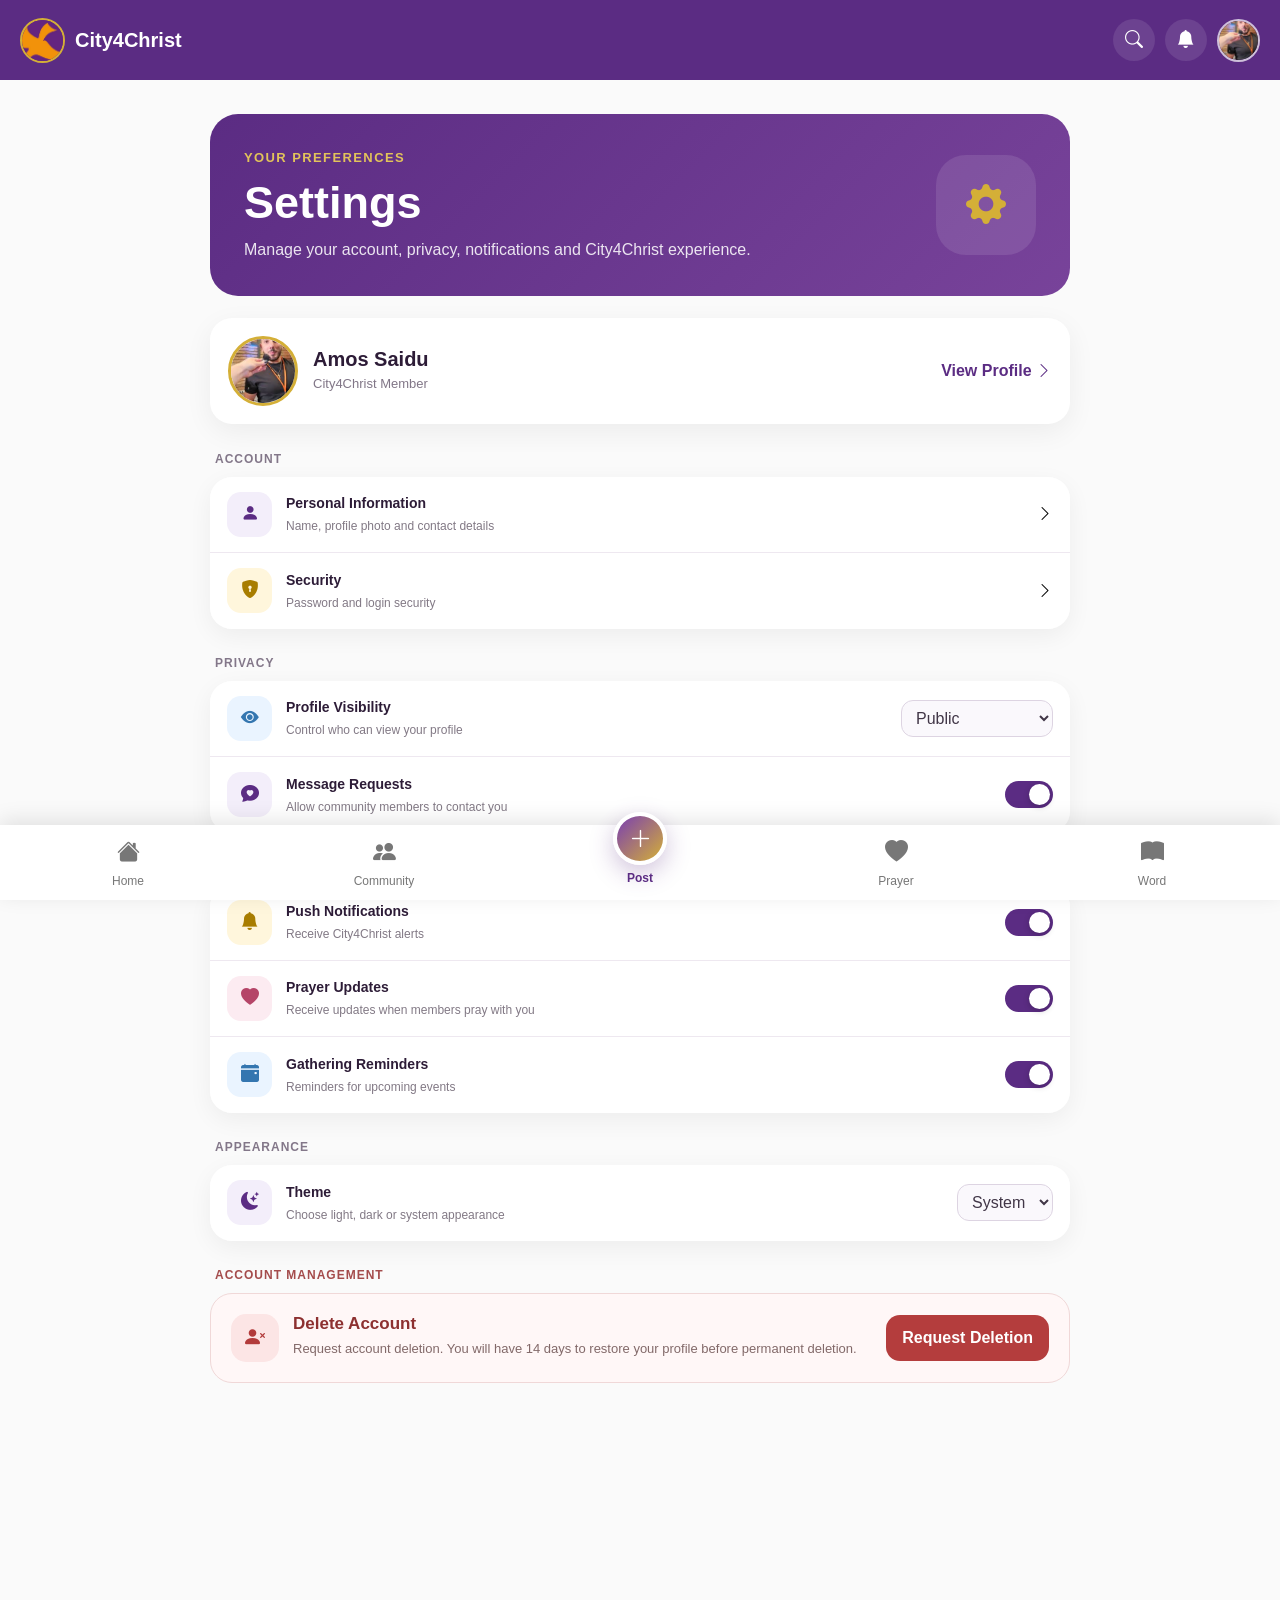
<file: settings.html>
<!DOCTYPE html>

<html lang="en">
<head>
<meta charset="utf-8"/>
<meta content="width=device-width, initial-scale=1.0" name="viewport"/>
<title>City4Christ | Settings</title>
<link href="manifest.json" rel="manifest"/>
<meta content="#5B2C83" name="theme-color"/>
<meta content="yes" name="apple-mobile-web-app-capable"/>
<meta content="default" name="apple-mobile-web-app-status-bar-style"/>
<meta content="City4Christ" name="apple-mobile-web-app-title"/>
<link href="https://cdn.jsdelivr.net/npm/bootstrap@5.3.3/dist/css/bootstrap.min.css" rel="stylesheet"/>
<link href="https://cdn.jsdelivr.net/npm/bootstrap-icons@1.11.3/font/bootstrap-icons.min.css" rel="stylesheet"/>
<link href="css/style.css" rel="stylesheet"/>
<link href="css/settings.css" rel="stylesheet"/>
<link href="css/animation.css" rel="stylesheet"/>
</head>
<body>
<header class="app-header">
<a aria-label="City4Christ home" class="header-logo" href="home.html">
<img alt="City4Christ Logo" src="assets/images/logo.jpeg"/>
<span>City4Christ</span>
</a>
<div class="header-actions">
<button aria-label="Search" class="header-btn global-search-btn" type="button">
<i class="bi bi-search"></i>
</button>
<a aria-label="Notifications" class="header-btn" href="notifications.html">
<i class="bi bi-bell-fill"></i>
</a>
<a aria-label="Profile" class="header-profile-btn" href="profile.html">
<img alt="Profile" src="assets/images/maleMember.jpeg"/>
</a>
</div>
</header>
<main class="settings-container">
<!-- HERO -->
<section class="settings-hero fade-up">
<div>
<span class="settings-kicker">
                Your Preferences
            </span>
<h1>
                Settings
            </h1>
<p>
                Manage your account, privacy,
                notifications and City4Christ experience.
            </p>
</div>
<div class="settings-hero-icon">
<i class="bi bi-gear-fill"></i>
</div>
</section>
<!-- PROFILE SUMMARY -->
<section class="settings-profile-card fade-up">
<img alt="Profile" class="settings-avatar" src="assets/images/maleMember.jpeg"/>
<div>
<h2>
                Amos Saidu
            </h2>
<span>
                City4Christ Member
            </span>
</div>
<a href="profile.html">

            View Profile

            <i class="bi bi-chevron-right"></i>
</a>
</section>
<!-- SETTINGS GROUP -->
<section class="settings-section">
<span class="settings-section-label">
            Account
        </span>
<div class="settings-card">
<button class="settings-row">
<span class="settings-icon purple">
<i class="bi bi-person-fill"></i>
</span>
<span class="settings-row-content">
<strong>
                        Personal Information
                    </strong>
<small>
                        Name, profile photo and contact details
                    </small>
</span>
<i class="bi bi-chevron-right"></i>
</button>
<button class="settings-row">
<span class="settings-icon gold">
<i class="bi bi-shield-lock-fill"></i>
</span>
<span class="settings-row-content">
<strong>
                        Security
                    </strong>
<small>
                        Password and login security
                    </small>
</span>
<i class="bi bi-chevron-right"></i>
</button>
</div>
</section>
<!-- PRIVACY -->
<section class="settings-section">
<span class="settings-section-label">
            Privacy
        </span>
<div class="settings-card">
<div class="settings-row">
<span class="settings-icon blue">
<i class="bi bi-eye-fill"></i>
</span>
<span class="settings-row-content">
<strong>
                        Profile Visibility
                    </strong>
<small>
                        Control who can view your profile
                    </small>
</span>
<select class="settings-select" id="profileVisibility">
<option>
                        Public
                    </option>
<option>
                        Fellowship only
                    </option>
<option>
                        Private
                    </option>
</select>
</div>
<div class="settings-row">
<span class="settings-icon purple">
<i class="bi bi-chat-heart-fill"></i>
</span>
<span class="settings-row-content">
<strong>
                        Message Requests
                    </strong>
<small>
                        Allow community members to contact you
                    </small>
</span>
<label class="switch">
<input checked="" type="checkbox"/>
<span class="slider"></span>
</label>
</div>
</div>
</section>
<!-- NOTIFICATIONS -->
<section class="settings-section">
<span class="settings-section-label">
            Notifications
        </span>
<div class="settings-card">
<div class="settings-row">
<span class="settings-icon gold">
<i class="bi bi-bell-fill"></i>
</span>
<span class="settings-row-content">
<strong>
                        Push Notifications
                    </strong>
<small>
                        Receive City4Christ alerts
                    </small>
</span>
<label class="switch">
<input checked="" id="pushNotifications" type="checkbox"/>
<span class="slider"></span>
</label>
</div>
<div class="settings-row">
<span class="settings-icon pink">
<i class="bi bi-heart-fill"></i>
</span>
<span class="settings-row-content">
<strong>
                        Prayer Updates
                    </strong>
<small>
                        Receive updates when members pray with you
                    </small>
</span>
<label class="switch">
<input checked="" type="checkbox"/>
<span class="slider"></span>
</label>
</div>
<div class="settings-row">
<span class="settings-icon blue">
<i class="bi bi-calendar-event-fill"></i>
</span>
<span class="settings-row-content">
<strong>
                        Gathering Reminders
                    </strong>
<small>
                        Reminders for upcoming events
                    </small>
</span>
<label class="switch">
<input checked="" type="checkbox"/>
<span class="slider"></span>
</label>
</div>
</div>
</section>
<!-- APPEARANCE -->
<section class="settings-section">
<span class="settings-section-label">
            Appearance
        </span>
<div class="settings-card">
<div class="settings-row">
<span class="settings-icon purple">
<i class="bi bi-moon-stars-fill"></i>
</span>
<span class="settings-row-content">
<strong>
                        Theme
                    </strong>
<small>
                        Choose light, dark or system appearance
                    </small>
</span>
<select class="settings-select" id="themeSelector">
<option value="system">
                        System
                    </option>
<option value="light">
                        Light
                    </option>
<option value="dark">
                        Dark
                    </option>
</select>
</div>
</div>
</section>
<!-- DANGER -->
<section class="settings-section danger-section">
<span class="settings-section-label danger-label">
            Account Management
        </span>
<div class="danger-card">
<div class="danger-content">
<span class="danger-icon">
<i class="bi bi-person-x-fill"></i>
</span>
<div>
<h3>
                        Delete Account
                    </h3>
<p>
                        Request account deletion. You will have
                        14 days to restore your profile before
                        permanent deletion.
                    </p>
</div>
</div>
<button class="delete-account-btn" id="deleteAccountBtn">

                Request Deletion

            </button>
</div>
</section>
</main>
<!-- DELETE ACCOUNT MODAL -->
<div class="delete-modal" id="deleteModal">
<div class="delete-dialog">
<div class="delete-warning-icon">
<i class="bi bi-exclamation-triangle-fill"></i>
</div>
<h2>
            Delete your account?
        </h2>
<p>
            Your profile will be deactivated immediately.
            You may restore it within 14 days.
        </p>
<div class="deletion-info">
<div>
<i class="bi bi-clock-history"></i>
<span>
                    14-day recovery period
                </span>
</div>
<div>
<i class="bi bi-person-heart"></i>
<span>
                    Pastoral team will be notified
                </span>
</div>
<div>
<i class="bi bi-eye-slash"></i>
<span>
                    Your profile becomes hidden
                </span>
</div>
</div>
<div class="delete-modal-actions">
<button class="cancel-delete-btn" id="cancelDeleteBtn">

                Cancel

            </button>
<button class="confirm-delete-btn" id="confirmDeleteBtn">

                Confirm Deletion

            </button>
</div>
</div>
</div>
<!-- DELETION CONFIRMATION -->
<div class="deletion-status" id="deletionStatus">
<div class="deletion-status-card">
<div class="deletion-status-icon">
<i class="bi bi-clock-history"></i>
</div>
<h2>
            Account Scheduled for Deletion
        </h2>
<p>
            Your City4Christ profile is currently deactivated.
        </p>
<div class="recovery-date">
<span>
                Restore before
            </span>
<strong id="recoveryDeadline">
                --
            </strong>
</div>
<button id="restoreAccountBtn">

            Restore My Account

        </button>
</div>
</div>
<nav class="bottom-nav"><a href="home.html"><i class="bi bi-house-fill"></i><span>Home</span></a><a href="community.html"><i class="bi bi-people-fill"></i><span>Community</span></a><a class="post-nav-link" href="home.html#share-faith"><i class="bi bi-plus-lg"></i><span>Post</span></a><a href="prayer.html"><i class="bi bi-heart-fill"></i><span>Prayer</span></a><a href="word.html"><i class="bi bi-book-fill"></i><span>Word</span></a></nav>
<script src="js/app.js"></script>
<script>

/* ======================================
THEME
====================================== */

const themeSelector =
document.getElementById(
    "themeSelector"
);


const savedTheme =
localStorage.getItem(
    "city4christ-theme"
);


if(savedTheme){

    themeSelector.value =
    savedTheme;

   applyCityTheme(savedTheme);

}


themeSelector.addEventListener(
"change",
function(){

    const theme =
    this.value;

    localStorage.setItem(
        "city4christ-theme",
        theme
    );

    applyCityTheme(theme);

});



/* ======================================
DELETE ACCOUNT
====================================== */

const deleteModal =
document.getElementById(
    "deleteModal"
);

const deletionStatus =
document.getElementById(
    "deletionStatus"
);


document
.getElementById("deleteAccountBtn")
.addEventListener(
"click",
function(){

    deleteModal.classList.add(
        "show"
    );

});


document
.getElementById("cancelDeleteBtn")
.addEventListener(
"click",
function(){

    deleteModal.classList.remove(
        "show"
    );

});


document
.getElementById("confirmDeleteBtn")
.addEventListener(
"click",
function(){

    const now =
    new Date();

    const recoveryDeadline =
    new Date(now);

    recoveryDeadline.setDate(
        now.getDate() + 14
    );


    localStorage.setItem(
        "city4christ-deletion-requested",
        now.toISOString()
    );


    localStorage.setItem(
        "city4christ-recovery-deadline",
        recoveryDeadline.toISOString()
    );


    deleteModal.classList.remove(
        "show"
    );


    showDeletionStatus(
        recoveryDeadline
    );


    /*
    LATER WITH DJANGO:

    POST /api/account/delete-request/

    Django will:
    - deactivate account
    - store deletion date
    - calculate 14-day deadline
    - notify pastor/admin
    */

});


function showDeletionStatus(
    deadline
){

    document
    .getElementById(
        "recoveryDeadline"
    )
    .textContent =
    deadline
    .toLocaleDateString(
        [],
        {
            weekday:"long",
            day:"numeric",
            month:"long",
            year:"numeric"
        }
    );


    deletionStatus
    .classList.add(
        "show"
    );

}



/* CHECK EXISTING REQUEST */

const storedDeadline =
localStorage.getItem(
    "city4christ-recovery-deadline"
);


if(storedDeadline){

    const deadline =
    new Date(
        storedDeadline
    );


    if(deadline > new Date()){

        showDeletionStatus(
            deadline
        );

    }

}



/* RESTORE ACCOUNT */

document
.getElementById("restoreAccountBtn")
.addEventListener(
"click",
function(){

    localStorage.removeItem(
        "city4christ-deletion-requested"
    );

    localStorage.removeItem(
        "city4christ-recovery-deadline"
    );


    deletionStatus
    .classList.remove(
        "show"
    );


    alert(
        "Your City4Christ account has been restored."
    );


    /*
    LATER WITH DJANGO:

    POST /api/account/restore/

    Django restores the account
    if within the 14-day period.
    */

});

</script>
</body>
</html>
</file>
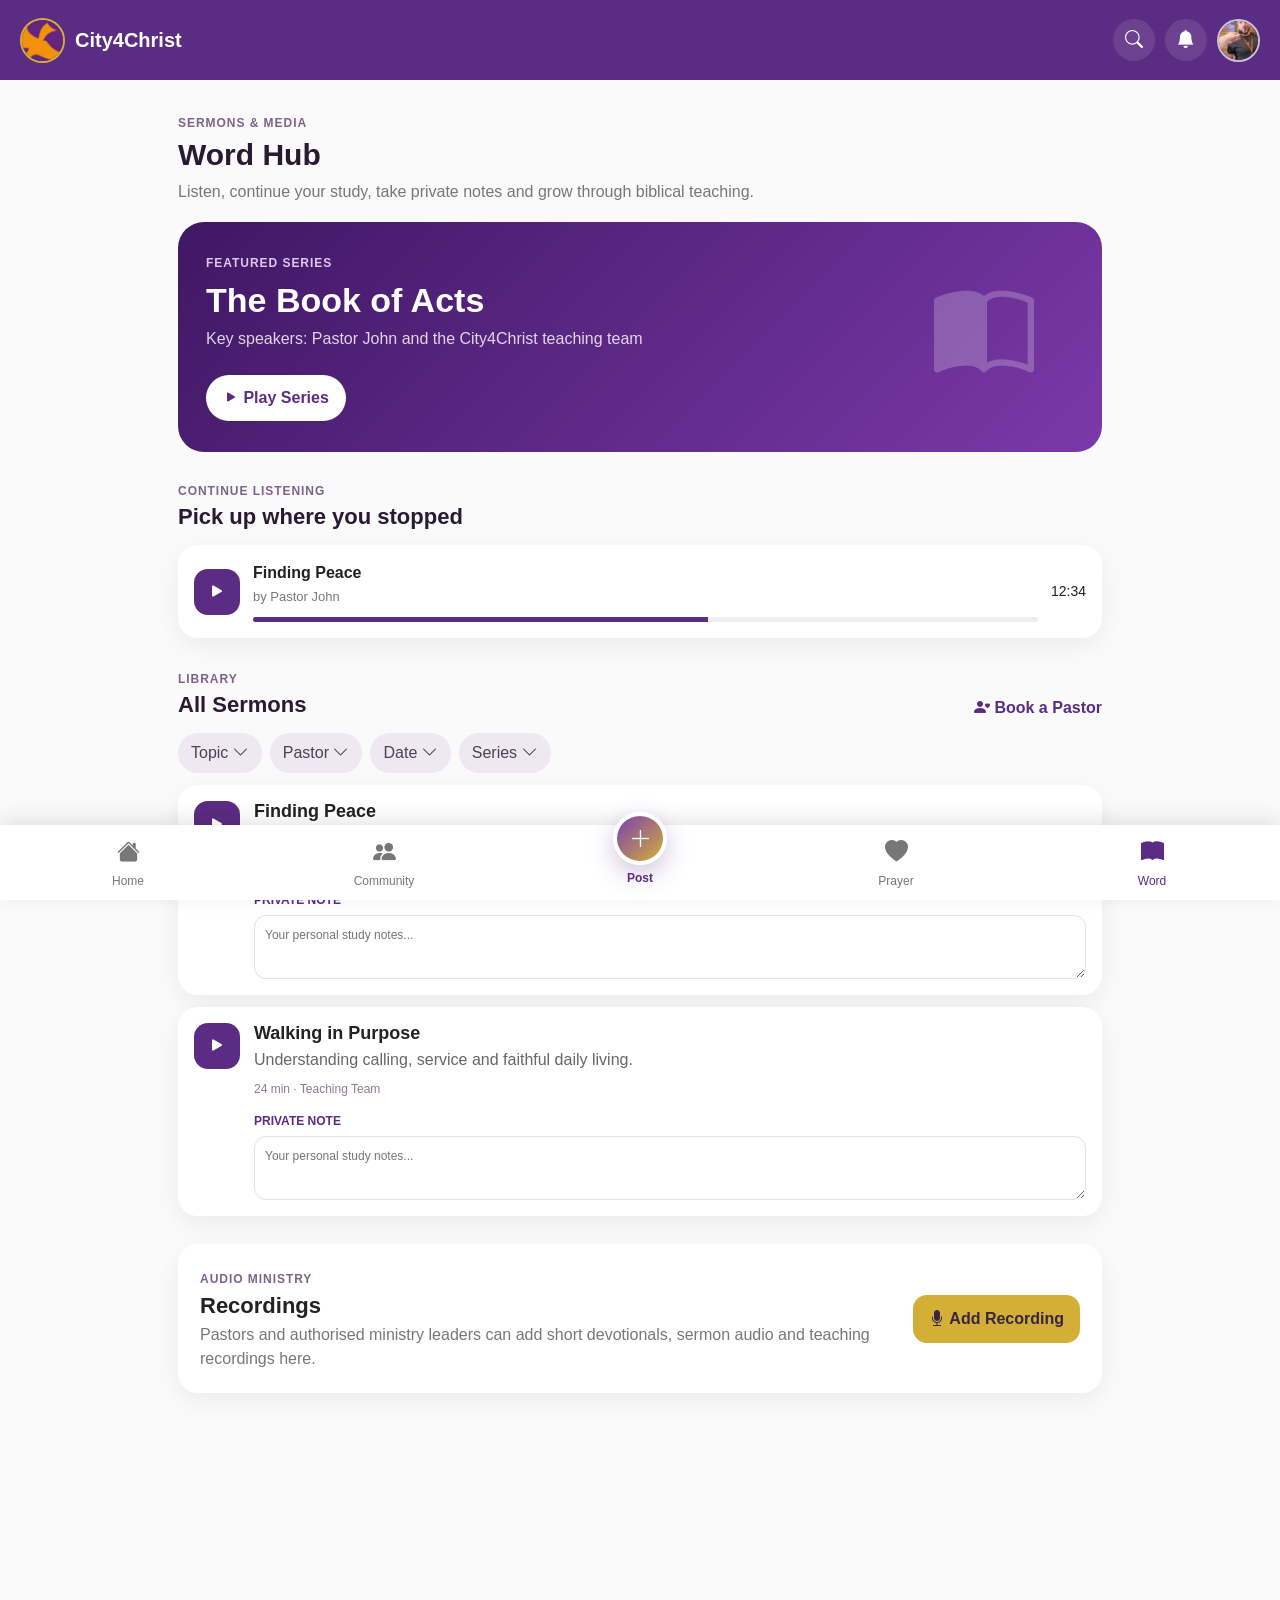
<file: word.html>
<!DOCTYPE html>
<html lang="en"><head>
<meta charset="UTF-8"><meta name="viewport" content="width=device-width, initial-scale=1.0">
<title>City4Christ | Word</title><link rel="manifest" href="manifest.json"><meta name="theme-color" content="#5B2C83">
<link href="https://cdn.jsdelivr.net/npm/bootstrap@5.3.3/dist/css/bootstrap.min.css" rel="stylesheet">
<link href="https://cdn.jsdelivr.net/npm/bootstrap-icons/font/bootstrap-icons.css" rel="stylesheet">
<link rel="stylesheet" href="css/style.css"><link rel="stylesheet" href="css/word.css"><link rel="stylesheet" href="css/animation.css">
</head><body>
<header class="app-header"><a class="header-logo" href="home.html" aria-label="City4Christ home"><img src="assets/images/logo.jpeg" alt="City4Christ Logo"><span>City4Christ</span></a><div class="header-actions"><button class="header-btn global-search-btn" type="button" aria-label="Search"><i class="bi bi-search"></i></button><a href="notifications.html" class="header-btn" aria-label="Notifications"><i class="bi bi-bell-fill"></i></a><a href="profile.html" class="header-profile-btn" aria-label="Profile"><img src="assets/images/maleMember.jpeg" alt="Profile"></a></div></header>
<main class="word-container">
<section class="word-heading fade-up"><span>Sermons & Media</span><h1>Word Hub</h1><p>Listen, continue your study, take private notes and grow through biblical teaching.</p></section>
<section class="featured-series fade-up"><div class="featured-content"><span>Featured Series</span><h2>The Book of Acts</h2><p>Key speakers: Pastor John and the City4Christ teaching team</p><button class="word-play-btn" type="button"><i class="bi bi-play-fill"></i> Play Series</button></div><div class="featured-art"><i class="bi bi-book-half"></i></div></section>
<section class="word-section"><div class="word-section-title"><div><span>Continue Listening</span><h2>Pick up where you stopped</h2></div></div><article class="continue-card"><button class="round-play" type="button"><i class="bi bi-play-fill"></i></button><div><strong>Finding Peace</strong><span>by Pastor John</span><div class="audio-progress"><span style="width:58%"></span></div></div><small>12:34</small></article></section>
<section class="word-section"><div class="word-section-title"><div><span>Library</span><h2>All Sermons</h2></div><a href="pastor-booking.html" class="book-pastor-link"><i class="bi bi-person-heart"></i> Book a Pastor</a></div><div class="sermon-filters"><button>Topic <i class="bi bi-chevron-down"></i></button><button>Pastor <i class="bi bi-chevron-down"></i></button><button>Date <i class="bi bi-chevron-down"></i></button><button>Series <i class="bi bi-chevron-down"></i></button></div>
<div class="sermon-list"><article class="sermon-card"><button class="round-play" type="button"><i class="bi bi-play-fill"></i></button><div class="sermon-main"><h3>Finding Peace</h3><p>Finding peace in Christ when life feels uncertain.</p><span>15 min · Pastor John</span><label>Private Note<textarea placeholder="Your personal study notes..."></textarea></label></div></article><article class="sermon-card"><button class="round-play" type="button"><i class="bi bi-play-fill"></i></button><div class="sermon-main"><h3>Walking in Purpose</h3><p>Understanding calling, service and faithful daily living.</p><span>24 min · Teaching Team</span><label>Private Note<textarea placeholder="Your personal study notes..."></textarea></label></div></article></div></section>
<section class="recording-card fade-up"><div><span>Audio Ministry</span><h2>Recordings</h2><p>Pastors and authorised ministry leaders can add short devotionals, sermon audio and teaching recordings here.</p></div><button type="button"><i class="bi bi-mic-fill"></i> Add Recording</button></section>
</main>
<nav class="bottom-nav"><a href="home.html"><i class="bi bi-house-fill"></i><span>Home</span></a><a href="community.html"><i class="bi bi-people-fill"></i><span>Community</span></a><a href="home.html#share-faith" class="post-nav-link"><i class="bi bi-plus-lg"></i><span>Post</span></a><a href="prayer.html"><i class="bi bi-heart-fill"></i><span>Prayer</span></a><a href="word.html" class="active"><i class="bi bi-book-fill"></i><span>Word</span></a></nav>
<script src="js/app.js"></script><script>document.querySelectorAll('.word-play-btn,.round-play').forEach(btn=>btn.addEventListener('click',()=>{const icon=btn.querySelector('i'); if(!icon)return; const playing=icon.classList.contains('bi-pause-fill'); icon.className='bi '+(playing?'bi-play-fill':'bi-pause-fill');}));</script>
</body></html>
</file>
<file: css/index.css>
:root {
    --primary-purple: #5B2C83;
    --secondary-purple: #713A95;
    --gold: #D4AF37;
    --white: #ffffff;
}

/* RESET */

* {
    margin: 0;
    padding: 0;
    box-sizing: border-box;
}

html,
body {
    width: 100%;
    min-height: 100%;
}

body {
    font-family: "Segoe UI", Arial, sans-serif;
    background: var(--primary-purple);
    overflow-x: hidden;
}


/* WELCOME PAGE */

.welcome-screen {
    min-height: 100vh;
    width: 100%;

    display: flex;
    flex-direction: column;
    justify-content: center;
    align-items: center;

    text-align: center;

    padding: 30px 20px;

    background:
        radial-gradient(
            circle at top,
            rgba(255,255,255,.08),
            transparent 35%
        ),
        linear-gradient(
            145deg,
            var(--secondary-purple),
            var(--primary-purple)
        );

    color: var(--white);
}


/* LOGO */

.logo-container {
    width: 180px;
    height: 180px;

    display: flex;
    align-items: center;
    justify-content: center;

    border-radius: 50%;

    overflow: hidden;

    border: 4px solid var(--gold);

    box-shadow:
        0 0 0 8px rgba(255,255,255,.05),
        0 20px 50px rgba(0,0,0,.25);

    margin-bottom: 28px;
}


.city-logo {
    width: 100%;
    height: 100%;

    object-fit: cover;
    object-position: center;
}


/* TEXT */

.welcome-text {
    max-width: 500px;
}


.welcome-text h1 {
    font-size: 46px;
    font-weight: 800;
    line-height: 1.1;

    color: var(--white);

    margin-bottom: 8px;
}


.welcome-text p {
    font-size: 16px;
    font-weight: 700;

    color: var(--gold);

    text-transform: uppercase;
    letter-spacing: 2.5px;

    margin-bottom: 18px;
}


.welcome-text small {
    display: block;

    color: rgba(255,255,255,.86);

    font-size: 16px;
    line-height: 1.7;
}


/* BUTTON */

.enter-btn {
    margin-top: 35px;

    min-width: 220px;

    border: none;
    border-radius: 50px;

    padding: 14px 28px;

    background: var(--gold);
    color: var(--primary-purple);

    font-size: 17px;
    font-weight: 700;

    box-shadow:
        0 12px 30px rgba(0,0,0,.22);

    transition:
        transform .3s ease,
        box-shadow .3s ease,
        background .3s ease;
}


.enter-btn:hover {
    background: #e3c24b;
    color: #4d226d;

    transform: translateY(-4px);

    box-shadow:
        0 18px 38px rgba(0,0,0,.28);
}


.enter-btn i {
    margin-left: 8px;
}


/* TABLET */

@media (max-width: 768px) {

    .logo-container {
        width: 155px;
        height: 155px;
    }

    .welcome-text h1 {
        font-size: 38px;
    }

}


/* MOBILE */

@media (max-width: 576px) {

    .welcome-screen {
        padding: 25px 18px;
    }


    .logo-container {
        width: 135px;
        height: 135px;
        margin-bottom: 24px;
    }


    .welcome-text h1 {
        font-size: 32px;
    }


    .welcome-text p {
        font-size: 12px;
        letter-spacing: 1.8px;
    }


    .welcome-text small {
        font-size: 14px;
    }


    .enter-btn {
        min-width: 200px;
        font-size: 15px;
        padding: 13px 24px;
    }

}
</file>
<file: css/animation.css>
/* =====================================
CITY4CHRIST ANIMATION SYSTEM
===================================== */



/* FADE UP */

.fade-up {

    opacity:0;

    animation:

    fadeUp .8s ease forwards;

}



@keyframes fadeUp {


from {

    opacity:0;

    transform:translateY(40px);

}


to {

    opacity:1;

    transform:translateY(0);

}


}





/* SLIDE FROM LEFT */


.slide-left {


animation:

slideLeft .8s ease forwards;


}



@keyframes slideLeft {


from {

opacity:0;

transform:translateX(-50px);

}


to {

opacity:1;

transform:translateX(0);

}


}







/* SLIDE FROM RIGHT */


.slide-right {


animation:

slideRight .8s ease forwards;


}



@keyframes slideRight {


from {

opacity:0;

transform:translateX(50px);

}


to {

opacity:1;

transform:translateX(0);

}


}








/* IMAGE ZOOM EFFECT */


.zoom-animation {


overflow:hidden;


}



.zoom-animation img {


animation:

imageZoom 15s infinite alternate;


}



@keyframes imageZoom {


from {

transform:scale(1);

}


to {

transform:scale(1.08);

}


}







/* AVATAR GLOW */


.avatar,
.post-avatar {


transition:.3s ease;


}



.avatar:hover,
.post-avatar:hover {


transform:scale(1.08);


box-shadow:

0 0 20px #D4AF37;


}








/* CARD HOVER */


.faith-card {


transition:.3s ease;


}



.faith-card:hover {


transform:

translateY(-5px);


}








/* BUTTON CLICK EFFECT */


button {


transition:.3s ease;


}



button:active {


transform:

scale(.95);


}







/* NAVIGATION ANIMATION */


.bottom-nav a {


transition:.3s ease;


}



.bottom-nav a:hover {


transform:

translateY(-5px);


}





.bottom-nav .active i {


animation:

navPulse 2s infinite;


}



@keyframes navPulse {


50% {


transform:

translateY(-3px);


}


}








/* LOADING ANIMATION */


.loading {


width:40px;

height:40px;

border-radius:50%;


border:

4px solid #eee;


border-top:

4px solid #5B2C83;


animation:

spin 1s linear infinite;


}


@keyframes spin {


to {

transform:rotate(360deg);

}

}







/* ACCESSIBILITY */

@media(prefers-reduced-motion:reduce){


* {

animation:none!important;

transition:none!important;

}


}
</file>
<file: css/style.css>
/* =====================================
   CITY4CHRIST PWA GLOBAL STYLE
===================================== */


:root {

    --primary-purple: #5B2C83;
    --light-purple: #F3EEFA;
    --gold: #D4AF37;
    --white: #ffffff;
    --background: #FAFAFA;
    --text: #222222;
    --muted: #777;

}





* {

    margin:0;
    padding:0;
    box-sizing:border-box;

}



body {

    background:var(--background);

    color:var(--text);

    font-family:
    "Segoe UI",
    Arial,
    sans-serif;

    padding-bottom:90px;

}





/* =====================================
HEADER
===================================== */


.app-header {

    height:80px;

    background:var(--primary-purple);

    display:flex;

    align-items:center;

    justify-content:space-between;

    padding:10px 20px;

    color:white;

    position:sticky;

    top:0;

    z-index:1000;

}



.header-logo {

    display:flex;

    align-items:center;

    gap:10px;

    font-weight:700;

    font-size:20px;

}



.header-logo img {

    width:45px;

    height:45px;

    border-radius:50%;

    object-fit:cover;

    border:2px solid var(--gold);

}



.notification-icon {

    font-size:22px;

}





/* =====================================
HOME CONTAINER
===================================== */


.home-container {

    max-width:900px;

    margin:auto;

    padding-top:35px; /* increase space below header */

}





/* =====================================
WELCOME CARD
===================================== */


.welcome-card {


background:

linear-gradient(
135deg,
#5B2C83,
#8146A5
);


color:white;

padding:25px;

border-radius:20px;

margin-bottom:20px;

box-shadow:
0 8px 20px rgba(0,0,0,.12);


}



.welcome-card h2 {

font-size:24px;

font-weight:700;

}







/* =====================================
BANNER
===================================== */


.banner-card {

    position:relative;
    width:100%;
    aspect-ratio:16 / 7;
    overflow:hidden;
    border-radius:20px;

}
.banner-card img {
    width:100%;
    height:100%;
    object-fit:cover;

}

.banner-overlay {


position:absolute;

bottom:0;

width:100%;

padding:20px;

background:

linear-gradient(
transparent,
rgba(0,0,0,.75)
);


color:white;


}



.banner-overlay button {


background:var(--gold);

border:none;

padding:10px 20px;

border-radius:30px;

font-weight:600;

color:var(--primary-purple);


}


/* =====================================
SCRIPTURE CARD
===================================== */


.scripture-card {


background:white;

padding:25px;

border-radius:20px;

text-align:center;

margin-bottom:20px;

box-shadow:

0 5px 15px rgba(0,0,0,.08);


}



.scripture-card i {


font-size:35px;

color:var(--gold);


}



.scripture-card h4 {


color:var(--primary-purple);

}







/* =====================================
SHARE FAITH
===================================== */


.faith-share-card {


background:white;

padding:20px;

border-radius:20px;

margin-bottom:25px;


box-shadow:

0 5px 15px rgba(0,0,0,.08);


}





.avatar {


width:70px;

height:70px;

border-radius:50%;

object-fit:cover;

border:

3px solid var(--gold);


}





.faith-share-card textarea {


width:100%;

height:90px;

border-radius:15px;

padding:15px;

margin-top:15px;

border:1px solid #ddd;

resize:none;


}



.post-actions {


display:flex;

justify-content:space-between;

margin-top:15px;


}



.post-actions button {


border:none;

background:none;

color:var(--primary-purple);

font-weight:600;


}



.share-btn {


background:var(--primary-purple)!important;

color:white!important;

padding:10px 25px;

border-radius:30px;


}


/* =====================================
FAITH MOMENTS
===================================== */


.section-title {


font-size:24px;

font-weight:700;

margin:25px 0 15px;

color:var(--primary-purple);


}

.faith-card {


background:white;

padding:20px;

border-radius:20px;

margin-bottom:20px;


box-shadow:

0 5px 15px rgba(0,0,0,.08);


}





.profile-row {


display:flex;

align-items:center;

gap:15px;


}



.post-avatar {


width:65px;

height:65px;

border-radius:50%;

object-fit:cover;

border:

3px solid var(--gold);


}



.profile-row span {


font-size:13px;

color:var(--muted);


}


.post-image {

    width:100%;

    aspect-ratio:4 / 3;

    max-height:260px;

    object-fit:cover;

    border-radius:15px;

    margin-top:15px;

}



.interaction {


display:flex;

justify-content:space-around;

margin-top:15px;


}



.interaction button {


border:none;

background:none;

font-size:14px;


}







/* =====================================
BOTTOM NAVIGATION
===================================== */


.bottom-nav {


position:fixed;

bottom:0;

left:0;

right:0;


height:75px;


background:white;


display:flex;


justify-content:space-around;


align-items:center;


box-shadow:

0 -5px 20px rgba(0,0,0,.1);


z-index:1000;


}



.bottom-nav a {


text-decoration:none;

color:#777;

font-size:12px;

text-align:center;


}



.bottom-nav i {


display:block;

font-size:23px;

}



.bottom-nav .active {


color:var(--primary-purple);

}





/* =====================================
MOBILE OPTIMIZATION
===================================== */


@media(max-width:576px){


.banner-card img {

height:180px;

}



.welcome-card h2 {

font-size:20px;

}



.post-image {

height:190px;

}


}

@media(min-width:992px){


.faith-card {

    transition:.3s ease;

}



.faith-card:hover {

    transform:translateY(-5px);

}



.banner-card {

    box-shadow:
    0 10px 30px rgba(0,0,0,.15);

}


}


/* =========================================
CITY4CHRIST GLOBAL DARK MODE
========================================= */

[data-theme="dark"] body {
    background: #141216;
    color: #F4F0F5;
}


/* HEADER */

[data-theme="dark"] .app-header {
    background: #251B2B;
}


/* GENERAL CARDS */

[data-theme="dark"] .welcome-card,
[data-theme="dark"] .scripture-card,
[data-theme="dark"] .faith-share-card,
[data-theme="dark"] .faith-card,
[data-theme="dark"] .profile-card,
[data-theme="dark"] .profile-post,
[data-theme="dark"] .member-card,
[data-theme="dark"] .ministry-card,
[data-theme="dark"] .prayer-submit-card,
[data-theme="dark"] .prayer-card,
[data-theme="dark"] .event-card,
[data-theme="dark"] .pastor-card,
[data-theme="dark"] .booking-form-card,
[data-theme="dark"] .notification-card,
[data-theme="dark"] .settings-card,
[data-theme="dark"] .settings-profile-card {

    background: #211C24;
    color: #F4F0F5;
}


/* HEADINGS */

[data-theme="dark"] h1,
[data-theme="dark"] h2,
[data-theme="dark"] h3,
[data-theme="dark"] h4,
[data-theme="dark"] h5,
[data-theme="dark"] h6 {

    color: #FFFFFF;
}


/* NORMAL TEXT */

[data-theme="dark"] p,
[data-theme="dark"] span,
[data-theme="dark"] small {

    color: #C6BDC9;
}


/* LINKS */

[data-theme="dark"] a {
    color: #DCC6E9;
}


/* INPUTS */

[data-theme="dark"] input,
[data-theme="dark"] textarea,
[data-theme="dark"] select {

    background: #2A242E !important;

    color: #FFFFFF !important;

    border-color: #453B49 !important;

    caret-color: #D4AF37;
}


/* PLACEHOLDERS */

[data-theme="dark"] input::placeholder,
[data-theme="dark"] textarea::placeholder {

    color: #A99EAD !important;
    opacity: 1;
}


/* SEARCH BARS */

[data-theme="dark"] .community-search,
[data-theme="dark"] .message-search {

    background: #2A242E;
}


[data-theme="dark"] .community-search input,
[data-theme="dark"] .message-search input {

    background: transparent !important;

    color: #FFFFFF !important;
}


/* BOTTOM NAVIGATION */

[data-theme="dark"] .bottom-nav {

    background: #201A23;

    box-shadow:
    0 -5px 20px
    rgba(0,0,0,.35);
}


[data-theme="dark"] .bottom-nav a {

    color: #A99FAC;
}


[data-theme="dark"] .bottom-nav .active {

    color: #D4AF37;
}


/* BUTTONS */

[data-theme="dark"] .header-btn,
[data-theme="dark"] .message-member-btn,
[data-theme="dark"] .event-icon-btn {

    background: #332A37;

    color: #D4AF37;
}


/* DIVIDERS */

[data-theme="dark"] .settings-row,
[data-theme="dark"] .chat-header,
[data-theme="dark"] .message-composer {

    border-color: #403644;
}


/* CHAT */

[data-theme="dark"] .messages-sidebar,
[data-theme="dark"] .chat-header,
[data-theme="dark"] .message-composer {

    background: #211C24;
}


[data-theme="dark"] .chat-panel {

    background: #18151A;
}


[data-theme="dark"] .message-row.received .message-bubble {

    background: #2B252F;

    color: #FFFFFF;
}


[data-theme="dark"] .message-row.sent .message-bubble {

    background: #5B2C83;

    color: #FFFFFF;
}


/* NOTIFICATIONS */

[data-theme="dark"] .notification-card.unread {

    background: #2B2230;

    border-color: #49394F;
}


/* MODALS */

[data-theme="dark"] .new-message-dialog,
[data-theme="dark"] .delete-dialog,
[data-theme="dark"] .deletion-status-card {

    background: #211C24;

    color: #FFFFFF;
}

/* === Client review: shared header + revised primary navigation === */
.header-logo{color:#fff;text-decoration:none}.header-logo:hover{color:#fff}.header-actions{display:flex;align-items:center;gap:10px}.header-btn{width:42px;height:42px;border:0;border-radius:50%;display:inline-flex;align-items:center;justify-content:center;background:rgba(255,255,255,.10);color:#fff;text-decoration:none;font-size:18px}.header-profile-btn{width:43px;height:43px;border-radius:50%;overflow:hidden;display:inline-flex;border:2px solid rgba(255,255,255,.7)}.header-profile-btn img{width:100%;height:100%;object-fit:cover}.bottom-nav a{flex:1;display:flex;min-width:0;flex-direction:column;align-items:center;justify-content:center;gap:2px;height:100%}.bottom-nav .post-nav-link{position:relative;transform:translateY(-13px);color:#fff}.bottom-nav .post-nav-link i{width:54px;height:54px;display:flex;align-items:center;justify-content:center;border-radius:50%;background:linear-gradient(135deg,#7a3fb1,#D4AF37);color:#fff;box-shadow:0 8px 24px rgba(91,44,131,.28);border:4px solid #fff}.bottom-nav .post-nav-link span{margin-top:2px;color:#5B2C83;font-weight:700}@media(max-width:420px){.app-header{padding:10px 12px}.header-logo span{font-size:18px}.header-actions{gap:6px}.header-btn{width:38px;height:38px}.header-profile-btn{width:39px;height:39px}}
</file>
<file: css/community.css>
/* =========================================
   CITY4CHRIST COMMUNITY PAGE
========================================= */


.community-container {

    width:100%;
    max-width:1100px;

    margin:0 auto;

    padding:
    34px 22px 120px;

}



/* HERO */

.community-hero {

    min-height:220px;

    display:flex;
    align-items:center;
    justify-content:space-between;

    gap:30px;

    padding:35px;

    border-radius:28px;

    color:#fff;

    background:
    linear-gradient(
        135deg,
        #5B2C83,
        #7f43a4
    );

    box-shadow:
    0 15px 40px
    rgba(91,44,131,.18);

    margin-bottom:28px;

}


.eyebrow {

    display:inline-block;

    margin-bottom:10px;

    color:#F2D16C;

    font-weight:700;

    font-size:13px;

    letter-spacing:1.5px;

    text-transform:uppercase;

}


.community-hero h1 {

    font-size:
    clamp(30px,4vw,46px);

    font-weight:800;

    margin-bottom:10px;

}


.community-hero p {

    max-width:600px;

    margin:0;

    color:
    rgba(255,255,255,.88);

    font-size:16px;

    line-height:1.7;

}


.community-hero-icon {

    width:120px;
    height:120px;

    min-width:120px;

    display:flex;
    align-items:center;
    justify-content:center;

    border-radius:35px;

    background:
    rgba(255,255,255,.1);

    border:
    1px solid
    rgba(255,255,255,.15);

    font-size:52px;

    color:#D4AF37;

}



/* SEARCH */

.member-search-section {

    margin-bottom:24px;

}


.community-search {

    min-height:58px;

    display:flex;
    align-items:center;

    gap:12px;

    padding:
    0 20px;

    background:#fff;

    border-radius:18px;

    border:
    1px solid #ece7ef;

    box-shadow:
    0 8px 25px
    rgba(0,0,0,.05);

}


.community-search i {

    color:#5B2C83;

    font-size:20px;

}


.community-search input {

    width:100%;

    border:0;
    outline:0;

    background:transparent;

    color:#222;

    font-size:15px;

}


.community-search input::placeholder {

    color:#888;

}



/* SHORTCUTS */

.community-shortcuts {

    display:grid;

    grid-template-columns:
    repeat(3,1fr);

    gap:16px;

    margin-bottom:38px;

}


.shortcut-card {

    min-height:105px;

    display:flex;
    flex-direction:column;
    align-items:center;
    justify-content:center;

    gap:9px;

    border:0;

    border-radius:22px;

    background:#fff;

    color:#5B2C83;

    box-shadow:
    0 8px 25px
    rgba(0,0,0,.06);

    font-weight:700;

}


.shortcut-icon {

    width:48px;
    height:48px;

    display:flex;
    align-items:center;
    justify-content:center;

    border-radius:16px;

    background:#F3EEFA;

    color:#5B2C83;

    font-size:22px;

}


.shortcut-card:hover {

    transform:
    translateY(-4px);

}



/* SECTION */

.community-section {

    margin-top:34px;

}


.section-heading {

    display:flex;
    align-items:flex-end;
    justify-content:space-between;

    gap:20px;

    margin-bottom:18px;

}


.section-kicker {

    display:block;

    color:#8b7798;

    font-size:13px;

    font-weight:600;

    margin-bottom:3px;

}


.section-heading h2 {

    margin:0;

    color:#2e1d38;

    font-size:26px;

    font-weight:800;

}


.see-all-btn {

    border:0;

    background:none;

    color:#5B2C83;

    font-weight:700;

}



/* MEMBERS GRID */

.members-grid {

    display:grid;

    grid-template-columns:
    repeat(2,minmax(0,1fr));

    gap:18px;

}


.member-card {

    display:grid;

    grid-template-columns:
    auto 1fr;

    gap:16px;

    padding:20px;

    border-radius:24px;

    background:#fff;

    box-shadow:
    0 9px 30px
    rgba(0,0,0,.07);

    border:
    1px solid #eee8f2;

    transition:
    transform .25s ease,
    box-shadow .25s ease;

}


.member-card:hover {

    transform:
    translateY(-4px);

    box-shadow:
    0 14px 38px
    rgba(0,0,0,.1);

}


.member-avatar-link {

    display:block;

    width:max-content;

}


.member-avatar {

    width:92px;
    height:92px;

    border-radius:24px;

    object-fit:cover;

    object-position:center;

    border:
    3px solid #D4AF37;

    transition:
    transform .25s ease;

}


.member-avatar:hover {

    transform:
    scale(1.04);

}


.member-info {

    min-width:0;

}


.member-name {

    display:block;

    color:#2d1b39;

    text-decoration:none;

    font-size:18px;

    font-weight:800;

    margin-bottom:2px;

}


.member-name:hover {

    color:#5B2C83;

}


.member-role {

    color:#5B2C83;

    font-size:13px;

    font-weight:700;

}


.member-info p {

    margin:
    8px 0 0;

    color:#777;

    font-size:13px;

    line-height:1.5;

}


.member-actions {

    grid-column:
    1 / -1;

    display:flex;

    gap:10px;

}


.connect-btn {

    flex:1;

    min-height:43px;

    border:0;

    border-radius:14px;

    background:#5B2C83;

    color:#fff;

    font-weight:700;

}


.connect-btn.connected {

    background:#F3EEFA;

    color:#5B2C83;

}


.message-member-btn {

    width:46px;
    height:43px;

    border:0;

    border-radius:14px;

    background:#F3EEFA;

    color:#5B2C83;

    font-size:18px;

}



/* MINISTRIES */

.ministry-grid {

    display:grid;

    grid-template-columns:
    repeat(3,minmax(0,1fr));

    gap:16px;

}


.ministry-card {

    min-height:150px;

    display:grid;

    grid-template-columns:
    auto 1fr auto;

    align-items:center;

    gap:14px;

    padding:20px;

    border-radius:22px;

    background:#fff;

    box-shadow:
    0 8px 25px
    rgba(0,0,0,.06);

}


.ministry-icon {

    width:55px;
    height:55px;

    display:flex;
    align-items:center;
    justify-content:center;

    border-radius:18px;

    background:#F3EEFA;

    color:#5B2C83;

    font-size:24px;

}


.ministry-card h3 {

    margin:0 0 5px;

    font-size:17px;

    color:#2d1b39;

    font-weight:800;

}


.ministry-card p {

    margin:0;

    color:#7e7583;

    font-size:13px;

    line-height:1.5;

}


.ministry-card >
.bi-chevron-right {

    color:#D4AF37;

}



/* TABLET */

@media(
    max-width:900px
){

    .ministry-grid {

        grid-template-columns:1fr;

    }

}



/* MOBILE */

@media(
    max-width:700px
){

    .community-container {

        padding:
        24px 14px 110px;

    }


    .community-hero {

        min-height:auto;

        padding:26px 22px;

        border-radius:24px;

    }


    .community-hero-icon {

        width:75px;
        height:75px;

        min-width:75px;

        border-radius:22px;

        font-size:32px;

    }


    .community-hero h1 {

        font-size:29px;

    }


    .community-hero p {

        font-size:14px;

    }


    .members-grid {

        grid-template-columns:1fr;

    }


    .community-shortcuts {

        gap:10px;

    }


    .shortcut-card {

        min-height:90px;

        font-size:12px;

    }


    .shortcut-icon {

        width:42px;
        height:42px;

    }

}



/* SMALL MOBILE */

@media(
    max-width:430px
){

    .community-hero-icon {

        display:none;

    }


    .member-avatar {

        width:82px;
        height:82px;

        border-radius:22px;

    }


    .member-card {

        gap:13px;

        padding:16px;

    }


    .section-heading h2 {

        font-size:22px;

    }

}
/* Client review: everyone connected by default */
.shortcut-link{text-decoration:none;color:inherit}.direct-message-btn{width:100%;min-height:43px;border:0;border-radius:14px;background:#5B2C83;color:#fff!important;text-decoration:none;font-weight:800;display:flex;align-items:center;justify-content:center;gap:8px}.ministry-groups-grid{display:grid;grid-template-columns:repeat(2,minmax(0,1fr));gap:18px}.group-community-card{background:#fff;border-radius:22px;padding:18px;box-shadow:0 10px 30px rgba(0,0,0,.07);display:flex;flex-direction:column;gap:14px}.group-card-head{display:grid;grid-template-columns:96px 1fr;gap:14px;align-items:center}.group-card-head>img{width:96px;height:96px;border-radius:16px;object-fit:cover}.group-card-head h3{margin:0 0 4px;font-size:19px;font-weight:800;color:#2d1b39}.group-card-head p{margin:0 0 6px;color:#68606d}.group-card-head span{font-size:13px;color:#5B2C83}.meeting-time{font-size:14px;color:#2d1b39}.group-feed-preview{background:#F3EEFA;border-radius:16px;padding:14px}.group-feed-preview>span{font-size:12px;color:#756d79}.group-feed-preview p{margin:8px 0;display:flex;gap:9px;align-items:flex-start;font-size:13px;line-height:1.45}.group-feed-preview p img{width:34px;height:34px;border-radius:50%;object-fit:cover;flex:0 0 auto}.group-feed-preview small{color:#5B2C83}.join-group-btn{min-height:43px;border:0;border-radius:13px;background:#D4AF37;color:#34203f;text-transform:uppercase;font-weight:900;letter-spacing:.03em}@media(max-width:720px){.ministry-groups-grid{grid-template-columns:1fr}}
</file>
<file: css/events.css>
/* =========================================
CITY4CHRIST EVENTS / GATHERINGS
========================================= */


.events-container {

    width:100%;
    max-width:1100px;

    margin:0 auto;

    padding:
    34px 20px 120px;

}


/* HERO */

.events-hero {

    display:flex;
    align-items:center;
    justify-content:space-between;

    gap:25px;

    padding:34px;

    border-radius:28px;

    color:#fff;

    background:
    linear-gradient(
        135deg,
        #5B2C83,
        #78439A
    );

    margin-bottom:25px;

    box-shadow:
    0 14px 40px
    rgba(91,44,131,.18);

}


.events-kicker {

    display:block;

    color:#E4C75C;

    font-size:13px;

    font-weight:800;

    text-transform:uppercase;

    letter-spacing:1.5px;

    margin-bottom:8px;

}


.events-hero h1 {

    margin:0 0 10px;

    font-size:
    clamp(30px,4vw,46px);

    font-weight:800;

}


.events-hero p {

    max-width:600px;

    margin:0;

    color:
    rgba(255,255,255,.87);

    line-height:1.7;

}


.events-hero-icon {

    width:110px;
    height:110px;

    min-width:110px;

    display:flex;
    align-items:center;
    justify-content:center;

    border-radius:30px;

    background:
    rgba(255,255,255,.1);

    color:#D4AF37;

    font-size:45px;

}



/* FILTERS */

.event-filters {

    display:flex;

    gap:9px;

    overflow-x:auto;

    margin:
    0 0 30px;

}


.event-filter {

    border:0;

    border-radius:50px;

    padding:
    11px 20px;

    background:#fff;

    color:#756b79;

    font-weight:700;

    white-space:nowrap;

}


.event-filter.active {

    background:#5B2C83;

    color:#fff;

}



/* SECTION */

.events-section {

    margin-bottom:40px;

}


.section-heading span {

    color:#8C7E92;

    font-size:13px;

}


.section-heading h2 {

    margin:
    3px 0 18px;

    color:#2D1C37;

    font-size:27px;

    font-weight:800;

}



/* GRID */

.events-grid {

    display:grid;

    grid-template-columns:
    repeat(2,minmax(0,1fr));

    gap:20px;

}



/* CARD */

.event-card {

    overflow:hidden;

    display:flex;

    flex-direction:column;

    background:#fff;

    border-radius:25px;

    box-shadow:
    0 9px 30px
    rgba(0,0,0,.07);

    border:
    1px solid #eee8f0;

    transition:
    transform .25s ease,
    box-shadow .25s ease;

}


.event-card:hover {

    transform:
    translateY(-5px);

    box-shadow:
    0 15px 38px
    rgba(0,0,0,.1);

}


.event-image-wrap {

    position:relative;

    width:100%;

    aspect-ratio:16 / 8;

    overflow:hidden;

    background:#5B2C83;

}


.event-image {

    width:100%;
    height:100%;

    object-fit:cover;

    object-position:center;

}


.event-badge {

    position:absolute;

    top:15px;
    left:15px;

    padding:
    7px 13px;

    border-radius:50px;

    background:
    rgba(255,255,255,.92);

    color:#5B2C83;

    font-size:12px;

    font-weight:800;

    backdrop-filter:
    blur(6px);

}



/* CONTENT */

.event-content {

    display:grid;

    grid-template-columns:
    auto 1fr;

    gap:16px;

    padding:
    20px 20px 10px;

}


.event-date-box {

    width:64px;
    height:72px;

    display:flex;

    flex-direction:column;

    align-items:center;
    justify-content:center;

    border-radius:18px;

    background:#F3EEFA;

    color:#5B2C83;

}


.event-date-box strong {

    font-size:24px;

    line-height:1;

}


.event-date-box span {

    margin-top:5px;

    font-size:11px;

    font-weight:800;

}


.event-info h3 {

    margin:
    0 0 6px;

    color:#2D1C37;

    font-size:20px;

    font-weight:800;

}


.event-info p {

    margin:
    0 0 12px;

    color:#756D79;

    line-height:1.6;

    font-size:14px;

}


.event-meta {

    display:flex;

    flex-wrap:wrap;

    gap:
    8px 16px;

}


.event-meta span {

    display:flex;

    align-items:center;

    gap:6px;

    color:#746A79;

    font-size:12px;

}


.event-meta i {

    color:#5B2C83;

}



/* ACTIONS */

.event-actions {

    display:flex;

    align-items:center;

    gap:9px;

    margin-top:auto;

    padding:
    12px 20px 20px;

}


.event-primary-btn {

    flex:1;

    min-height:44px;

    border:0;

    border-radius:14px;

    background:#5B2C83;

    color:#fff;

    font-weight:700;

}


.event-secondary-btn {

    width:100%;

    min-height:44px;

    border:0;

    border-radius:14px;

    background:#F3EEFA;

    color:#5B2C83;

    font-weight:700;

}


.event-icon-btn {

    width:45px;
    height:44px;

    border:0;

    border-radius:14px;

    background:#F3EEFA;

    color:#5B2C83;

}



/* PAST EVENTS */

.past-event {

    opacity:.86;

}


.past-event .event-image {

    filter:saturate(.75);

}



/* TABLET */

@media(max-width:850px){

    .events-grid {

        grid-template-columns:1fr;

    }

}



/* MOBILE */

@media(max-width:650px){

    .events-container {

        padding:
        24px 14px 110px;

    }


    .events-hero {

        padding:
        25px 22px;

    }


    .events-hero-icon {

        width:72px;
        height:72px;

        min-width:72px;

        border-radius:22px;

        font-size:31px;

    }


    .event-image-wrap {

        aspect-ratio:16 / 9;

    }


    .event-content {

        padding:
        17px 16px 8px;

    }


    .event-actions {

        padding:
        10px 16px 17px;

    }

}



/* SMALL MOBILE */

@media(max-width:430px){

    .events-hero-icon {

        display:none;

    }


    .event-date-box {

        width:58px;
        height:66px;

    }


    .event-info h3 {

        font-size:18px;

    }

}
</file>
<file: css/home.css>
/* =========================================
CITY4CHRIST HOME PAGE
========================================= */

.home-container {
    width: 100%;
    max-width: 960px;
    margin: 0 auto;
    padding: 34px 18px 120px;
}


/* WELCOME */

.welcome-card {
    padding: 28px 26px;
    border-radius: 24px;
    margin-bottom: 22px;

    background:
        linear-gradient(
            135deg,
            #5B2C83,
            #7E43A2
        );

    color: #fff;

    box-shadow:
        0 12px 34px
        rgba(91,44,131,.15);
}

.welcome-card h2 {
    margin: 0 0 6px;
    font-size: 25px;
    font-weight: 800;
    color: #fff;
}

.welcome-card p {
    margin: 0;
    color: rgba(255,255,255,.88);
}


/* MAIN BANNER */

.banner-card {
    position: relative;
    width: 100%;
    aspect-ratio: 16 / 6.2;

    overflow: hidden;
    border-radius: 24px;
    margin-bottom: 22px;

    background: #5B2C83;

    box-shadow:
        0 10px 30px
        rgba(0,0,0,.1);
}

.banner-card img {
    width: 100%;
    height: 100%;

    object-fit: cover;
    object-position: center;
}

.banner-overlay {
    position: absolute;
    inset: 0;

    display: flex;
    flex-direction: column;
    justify-content: flex-end;

    padding: 24px;

    background:
        linear-gradient(
            to top,
            rgba(0,0,0,.72),
            transparent 62%
        );

    color: #fff;
}

.banner-overlay h3 {
    margin: 0 0 10px;
    color: #fff;
    font-size: 24px;
    font-weight: 800;
}

.banner-overlay button {
    width: max-content;

    border: 0;
    border-radius: 50px;

    padding: 10px 18px;

    background: #D4AF37;
    color: #4B2468;

    font-weight: 800;
}


/* SCRIPTURE */

.scripture-card {
    position: relative;

    padding: 25px;
    margin-bottom: 22px;

    border-radius: 22px;

    background: #fff;

    text-align: left;

    box-shadow:
        0 8px 26px
        rgba(0,0,0,.055);
}

.scripture-card i {
    width: 46px;
    height: 46px;

    display: flex;
    align-items: center;
    justify-content: center;

    border-radius: 15px;

    background: #F3EEFA;
    color: #5B2C83;

    font-size: 21px;

    margin-bottom: 14px;
}

.scripture-card h4 {
    margin-bottom: 9px;
    color: #2D1C37;
    font-weight: 800;
}

.scripture-card p {
    margin-bottom: 7px;

    color: #514A55;

    font-size: 16px;
    line-height: 1.7;
}

.scripture-card small {
    color: #8C7E91;
    font-weight: 700;
}


/* QUICK ACCESS */

.home-quick-links {
    display: grid;

    grid-template-columns:
        repeat(3, minmax(0,1fr));

    gap: 14px;

    margin-bottom: 26px;
}

.home-quick-card {
    min-height: 118px;

    display: flex;
    flex-direction: column;
    justify-content: center;

    gap: 9px;

    padding: 18px;

    border: 0;
    border-radius: 20px;

    background: #fff;

    color: #2D1C37;

    text-decoration: none;

    box-shadow:
        0 8px 25px
        rgba(0,0,0,.055);

    transition:
        transform .25s ease,
        box-shadow .25s ease;
}

.home-quick-card:hover {
    transform: translateY(-4px);

    box-shadow:
        0 13px 32px
        rgba(0,0,0,.09);
}

.home-quick-icon {
    width: 47px;
    height: 47px;

    display: flex;
    align-items: center;
    justify-content: center;

    border-radius: 15px;

    background: #F3EEFA;
    color: #5B2C83;

    font-size: 21px;
}

.home-quick-card strong {
    font-size: 15px;
}

.home-quick-card span {
    color: #83798A;
    font-size: 12px;
}


/* SHARE YOUR FAITH */

.faith-share-card {
    padding: 22px;

    margin-bottom: 27px;

    border-radius: 24px;

    background: #fff;

    box-shadow:
        0 8px 28px
        rgba(0,0,0,.06);
}

.faith-share-card .avatar {
    width: 72px;
    height: 72px;

    border-radius: 50%;

    object-fit: cover;

    border: 3px solid #D4AF37;
}

.faith-share-card h6 {
    margin: 0 0 3px;

    color: #2D1C37;

    font-size: 17px;
    font-weight: 800;
}

.faith-share-card .ms-3 p {
    margin: 0;
    color: #8B808E;
    font-size: 13px;
}

.faith-share-card textarea {
    width: 100%;
    min-height: 105px;

    margin-top: 17px;

    resize: vertical;

    padding: 15px;

    border:
        1px solid #DED6E3;

    border-radius: 17px;

    outline: none;

    background: #FAF8FC;

    color: #222;

    caret-color: #5B2C83;

    line-height: 1.6;
}

.faith-share-card textarea::placeholder {
    color: #918695;
}

.faith-share-card textarea:focus {
    border-color: #5B2C83;

    box-shadow:
        0 0 0 4px
        rgba(91,44,131,.08);
}

.post-actions {
    display: flex;
    align-items: center;
    justify-content: space-between;

    gap: 12px;

    margin-top: 14px;
}

.post-actions button {
    border: 0;
    border-radius: 14px;

    padding: 10px 15px;

    font-weight: 700;
}

.post-actions button:first-child {
    background: #F3EEFA;
    color: #5B2C83;
}

.share-btn {
    background: #5B2C83 !important;
    color: #fff !important;

    min-width: 100px;
}


/* SECTION TITLES */

.section-title {
    margin: 28px 0 16px;

    color: #2D1C37;

    font-size: 25px;
    font-weight: 800;
}


/* FEED CARDS */

.faith-card {
    padding: 20px;

    margin-bottom: 20px;

    border-radius: 24px;

    background: #fff;

    box-shadow:
        0 8px 28px
        rgba(0,0,0,.06);
}

.profile-row {
    display: flex;
    align-items: center;
    gap: 13px;
}

.post-avatar {
    width: 64px;
    height: 64px;

    border-radius: 50%;

    object-fit: cover;

    border:
        3px solid #D4AF37;
}

.profile-row h6 {
    margin: 0 0 2px;

    color: #2D1C37;

    font-size: 16px;
    font-weight: 800;
}

.profile-row span {
    color: #8D8391;
    font-size: 12px;
}

.faith-card > p {
    margin: 17px 0 0;

    color: #514A55;

    line-height: 1.65;
}

.post-image {
    width: 100%;

    aspect-ratio: 16 / 9;

    max-height: 360px;

    margin-top: 15px;

    border-radius: 18px;

    object-fit: cover;
    object-position: center;
}

.interaction {
    display: grid;

    grid-template-columns:
        repeat(3,1fr);

    gap: 6px;

    margin-top: 15px;

    padding-top: 12px;

    border-top:
        1px solid #EEE8F0;
}

.interaction button {
    min-height: 42px;

    border: 0;
    border-radius: 13px;

    background: transparent;

    color: #645C68;

    font-size: 13px;
    font-weight: 700;
}

.interaction button:hover {
    background: #F6F2F8;
    color: #5B2C83;
}


/* DESKTOP */

@media (min-width: 992px) {

    .home-container {
        max-width: 920px;
    }

    .welcome-card {
        padding: 30px;
    }

    .banner-card {
        aspect-ratio: 16 / 5.6;
    }

    .post-image {
        max-height: 420px;
    }

}


/* TABLET */

@media (max-width: 800px) {

    .home-quick-links {
        grid-template-columns:
            repeat(2,1fr);
    }

}


/* MOBILE */

@media (max-width: 600px) {

    .home-container {
        padding:
            24px 13px 110px;
    }

    .welcome-card {
        padding:
            24px 21px;

        border-radius: 22px;
    }

    .welcome-card h2 {
        font-size: 21px;
    }

    .banner-card {
        aspect-ratio: 16 / 8.4;
    }

    .banner-overlay {
        padding: 18px;
    }

    .banner-overlay h3 {
        font-size: 20px;
    }

    .home-quick-links {
        grid-template-columns:
            repeat(2,1fr);

        gap: 10px;
    }

    .home-quick-card {
        min-height: 105px;
        padding: 15px;
    }

    .faith-share-card {
        padding: 18px;
    }

    .faith-share-card .avatar {
        width: 65px;
        height: 65px;
    }

    .post-image {
        aspect-ratio: 4 / 3;
        max-height: 300px;
    }

}


/* VERY SMALL MOBILE */

@media (max-width: 420px) {

    .home-quick-links {
        grid-template-columns: 1fr;
    }

    .interaction button {
        font-size: 12px;
    }

}
/* Client review additions */
.daily-bread-top{display:flex;align-items:center;gap:10px;margin-bottom:12px}.daily-bread-icon{width:42px;height:42px;border-radius:14px;background:#F3EEFA;color:#5B2C83;display:flex;align-items:center;justify-content:center}.daily-bread-icon i{margin:0;width:auto;height:auto;background:transparent}.daily-label{text-transform:uppercase;letter-spacing:.08em;font-size:12px;font-weight:800;color:#5B2C83}.daily-bread-footer{display:flex;align-items:center;justify-content:space-between;gap:14px;margin-top:14px}.listen-devotional-btn{border:0;border-radius:999px;padding:10px 15px;background:#5B2C83;color:#fff;font-weight:700}.home-quick-links{grid-template-columns:repeat(4,minmax(0,1fr))}@media(max-width:760px){.home-quick-links{grid-template-columns:repeat(2,minmax(0,1fr))}}@media(max-width:420px){.daily-bread-footer{align-items:flex-start;flex-direction:column}}
</file>
<file: css/stories.css>
/* =========================================
CITY4CHRIST FAITH MOMENTS / STORIES
========================================= */


/* SECTION */

.faith-moments-section {

    margin:
    28px 0 30px;

}


.faith-moments-heading {

    display:flex;

    align-items:flex-end;
    justify-content:space-between;

    gap:15px;

    margin-bottom:16px;

}


.faith-moments-heading span {

    display:block;

    color:#8B7E91;

    font-size:12px;

    margin-bottom:3px;

}


.faith-moments-heading h2 {

    margin:0;

    color:#2D1C37;

    font-size:25px;

    font-weight:800;

}


.view-all-moments {

    border:0;

    background:transparent;

    color:#5B2C83;

    font-weight:700;

}



/* MOMENT ROW */

.faith-moments-scroll {

    display:flex;

    gap:16px;

    overflow-x:auto;

    padding:
    5px 2px 10px;

    scrollbar-width:none;

}


.faith-moments-scroll::-webkit-scrollbar {

    display:none;

}


.faith-moment {

    min-width:86px;

    display:flex;

    flex-direction:column;

    align-items:center;

    gap:8px;

    border:0;

    background:transparent;

    color:#493E4E;

    font-size:12px;

    font-weight:700;

}


.moment-avatar-ring {

    width:76px;
    height:76px;

    padding:3px;

    border-radius:50%;

    background:
    linear-gradient(
        135deg,
        #D4AF37,
        #5B2C83
    );

    transition:
    transform .25s ease;

}


.moment-avatar-ring img {

    width:100%;
    height:100%;

    border-radius:50%;

    object-fit:cover;

    border:
    3px solid #fff;

}


.faith-moment:hover
.moment-avatar-ring {

    transform:
    scale(1.06);

}



/* STORY VIEWER */

.story-viewer {

    position:fixed;

    inset:0;

    z-index:5000;

    display:none;

    background:#080609;

    overflow:hidden;

    touch-action:none;

}


.story-viewer.show {

    display:block;

}



/* PROGRESS */

.story-progress-wrap {

    position:absolute;

    top:10px;

    left:15px;
    right:15px;

    z-index:10;

    height:4px;

    border-radius:20px;

    overflow:hidden;

    background:
    rgba(255,255,255,.25);

}


.story-progress {

    width:0%;

    height:100%;

    background:#fff;

    border-radius:20px;

}



/* HEADER */

.story-header {

    position:absolute;

    top:25px;

    left:18px;
    right:18px;

    z-index:10;

    display:flex;

    align-items:center;
    justify-content:space-between;

}


.story-user {

    display:flex;

    align-items:center;

    gap:11px;

    color:#fff;

}


.story-user img {

    width:54px;
    height:54px;

    border-radius:50%;

    object-fit:cover;

    border:
    2px solid #D4AF37;

}


.story-user strong,
.story-user span {

    display:block;

}


.story-user span {

    margin-top:2px;

    color:
    rgba(255,255,255,.72);

    font-size:11px;

}


.close-story-btn {

    width:44px;
    height:44px;

    border:0;

    border-radius:50%;

    background:
    rgba(0,0,0,.34);

    color:#fff;

    font-size:19px;

    backdrop-filter:
    blur(6px);

}



/* CONTENT */

.story-content {

    position:absolute;

    inset:0;

    display:flex;

    align-items:center;
    justify-content:center;

}


.story-content img {

    width:100%;
    height:100%;

    object-fit:cover;

    object-position:center;

}


.story-overlay {

    position:absolute;

    inset:0;

    background:
    linear-gradient(
        to bottom,
        rgba(0,0,0,.28),
        transparent 35%,
        transparent 58%,
        rgba(0,0,0,.82)
    );

}



/* CAPTION */

.story-caption {

    position:absolute;

    left:24px;
    right:24px;

    bottom:105px;

    z-index:5;

    color:#fff;

    max-width:700px;

}


.story-caption > span {

    display:inline-block;

    margin-bottom:9px;

    padding:
    6px 11px;

    border-radius:50px;

    background:
    rgba(212,175,55,.9);

    color:#3B2850;

    font-size:11px;

    font-weight:800;

    text-transform:uppercase;

    letter-spacing:.7px;

}


.story-caption h2 {

    margin:0 0 7px;

    color:#fff;

    font-size:
    clamp(26px,4vw,46px);

    font-weight:800;

}


.story-caption p {

    margin:0;

    color:
    rgba(255,255,255,.88);

    line-height:1.65;

}



/* NAVIGATION ZONES */

.story-nav {

    position:absolute;

    top:100px;
    bottom:100px;

    width:35%;

    z-index:4;

    border:0;

    background:transparent;

}


.story-prev {

    left:0;

}


.story-next {

    right:0;

}



/* ACTIONS */

.story-actions {

    position:absolute;

    bottom:25px;

    left:20px;
    right:20px;

    z-index:8;

    display:flex;

    gap:10px;

}


.story-actions button {

    min-height:48px;

    flex:1;

    border:
    1px solid
    rgba(255,255,255,.25);

    border-radius:50px;

    background:
    rgba(0,0,0,.35);

    color:#fff;

    font-weight:700;

    backdrop-filter:
    blur(10px);

}


.story-actions button:hover {

    background:
    rgba(91,44,131,.72);

}



/* TOAST */

.story-toast {

    position:absolute;

    left:50%;

    bottom:90px;

    z-index:20;

    transform:
    translateX(-50%)
    translateY(20px);

    opacity:0;

    pointer-events:none;

    padding:
    10px 15px;

    border-radius:50px;

    background:#fff;

    color:#3B2845;

    font-size:13px;

    font-weight:700;

    transition:
    .25s ease;

}


.story-toast.show {

    opacity:1;

    transform:
    translateX(-50%)
    translateY(0);

}



/* DESKTOP */

@media(min-width:900px){

    .story-viewer {

        background:#100D12;

    }


    .story-content {

        width:min(
            520px,
            100%
        );

        left:50%;

        transform:
        translateX(-50%);

    }


    .story-content img {

        border-radius:0;

    }


    .story-header,
    .story-actions {

        width:min(
            480px,
            calc(100% - 40px)
        );

        left:50%;
        right:auto;

        transform:
        translateX(-50%);

    }


    .story-progress-wrap {

        width:min(
            480px,
            calc(100% - 40px)
        );

        left:50%;
        right:auto;

        transform:
        translateX(-50%);

    }


    .story-caption {

        width:min(
            440px,
            calc(100% - 60px)
        );

        left:50%;
        right:auto;

        transform:
        translateX(-50%);

    }


    .story-nav {

        width:50%;
    }

}



/* MOBILE */

@media(max-width:520px){

    .faith-moments-scroll {

        gap:12px;

    }


    .moment-avatar-ring {

        width:68px;
        height:68px;

    }


    .faith-moment {

        min-width:72px;

        font-size:11px;

    }


    .story-user img {

        width:48px;
        height:48px;

    }


    .story-caption {

        bottom:100px;

        left:18px;
        right:18px;

    }


    .story-caption h2 {

        font-size:27px;

    }

}
</file>
<file: css/messages.css>
/* =========================================
CITY4CHRIST MESSAGES
========================================= */


.messages-container {

    width:100%;
    max-width:1200px;

    height:
    calc(100vh - 145px);

    margin:
    28px auto 90px;

    display:grid;

    grid-template-columns:
    350px 1fr;

    background:#fff;

    border-radius:26px;

    overflow:hidden;

    box-shadow:
    0 12px 40px
    rgba(0,0,0,.08);

}



/* SIDEBAR */

.messages-sidebar {

    min-width:0;

    border-right:
    1px solid #eee8f0;

    display:flex;

    flex-direction:column;

    background:#fff;

}


.messages-sidebar-header {

    display:flex;

    align-items:center;

    justify-content:space-between;

    gap:15px;

    padding:
    24px 22px 15px;

}


.messages-kicker {

    display:block;

    color:#8d7c95;

    font-size:12px;

    margin-bottom:2px;

}


.messages-sidebar-header h1 {

    margin:0;

    font-size:27px;

    color:#2d1c37;

    font-weight:800;

}


.new-message-btn {

    width:48px;
    height:48px;

    border:0;

    border-radius:16px;

    background:#5B2C83;

    color:#fff;

    font-size:20px;

}


/* SEARCH */

.message-search {

    min-height:52px;

    display:flex;

    align-items:center;

    gap:10px;

    margin:
    0 18px 16px;

    padding:
    0 15px;

    border-radius:16px;

    background:#F7F4FA;

}


.message-search i {

    color:#5B2C83;

}


.message-search input {

    width:100%;

    border:0;

    outline:0;

    color:#222;

    background:transparent;

}


.message-search input::placeholder {

    color:#8b818f;

}



/* CONVERSATIONS */

.conversation-list {

    overflow-y:auto;

    padding:
    0 10px 15px;

}


.conversation-item {

    width:100%;

    display:grid;

    grid-template-columns:
    auto 1fr;

    gap:13px;

    align-items:center;

    padding:13px;

    border:0;

    border-radius:18px;

    background:transparent;

    text-align:left;

    transition:
    background .2s ease;

}


.conversation-item:hover,
.conversation-item.active {

    background:#F3EEFA;

}


.conversation-avatar {

    width:62px;
    height:62px;

    border-radius:50%;

    object-fit:cover;

    border:
    3px solid #D4AF37;

}


.conversation-details {

    min-width:0;

}


.conversation-top,
.conversation-preview {

    display:flex;

    justify-content:space-between;

    align-items:center;

    gap:10px;

}


.conversation-top strong {

    color:#2d1c37;

}


.conversation-top span {

    color:#948a99;

    font-size:11px;

}


.conversation-preview {

    margin-top:4px;

    color:#777;

    font-size:13px;

}


.conversation-preview > span:first-child {

    overflow:hidden;

    text-overflow:ellipsis;

    white-space:nowrap;

}


.unread-badge {

    min-width:21px;
    height:21px;

    display:flex;

    align-items:center;

    justify-content:center;

    padding:0 6px;

    border-radius:50px;

    background:#5B2C83;

    color:#fff;

    font-size:11px;

}



/* CHAT */

.chat-panel {

    min-width:0;

    display:grid;

    grid-template-rows:
    auto 1fr auto auto;

    background:#FAF8FC;

}


.chat-header {

    min-height:78px;

    display:flex;

    align-items:center;

    justify-content:space-between;

    gap:15px;

    padding:
    12px 20px;

    background:#fff;

    border-bottom:
    1px solid #eee8f0;

}


.chat-user {

    display:flex;

    align-items:center;

    gap:12px;

}


.chat-avatar {

    width:54px;
    height:54px;

    border-radius:50%;

    object-fit:cover;

    border:
    3px solid #D4AF37;

}


.chat-name {

    display:block;

    color:#2d1c37;

    text-decoration:none;

    font-weight:800;

}


.chat-user span {

    color:#2c9b5b;

    font-size:12px;

}


.chat-header-actions {

    display:flex;

    gap:7px;

}


.chat-header-actions button {

    width:42px;
    height:42px;

    border:0;

    border-radius:13px;

    background:#F3EEFA;

    color:#5B2C83;

}


.mobile-back-btn {

    display:none;

    border:0;

    background:transparent;

    color:#5B2C83;

    font-size:21px;

}



/* CHAT MESSAGES */

.chat-messages {

    overflow-y:auto;

    padding:
    25px 22px;

}


.day-divider {

    width:max-content;

    margin:
    0 auto 24px;

    padding:
    6px 13px;

    border-radius:50px;

    background:#eee7f2;

    color:#746a79;

    font-size:11px;

}


.message-row {

    display:flex;

    align-items:flex-end;

    gap:9px;

    margin-bottom:18px;

}


.message-row.sent {

    justify-content:flex-end;

}


.message-avatar {

    width:40px;
    height:40px;

    border-radius:50%;

    object-fit:cover;

}


.message-bubble {

    max-width:72%;

    padding:
    11px 14px;

    border-radius:
    18px 18px 18px 5px;

    background:#fff;

    color:#332c36;

    box-shadow:
    0 4px 15px
    rgba(0,0,0,.04);

}


.sent .message-bubble {

    background:#5B2C83;

    color:#fff;

    border-radius:
    18px 18px 5px 18px;

}


.message-bubble p {

    margin:0;

    line-height:1.55;

}


.message-bubble span {

    display:block;

    margin-top:6px;

    text-align:right;

    font-size:10px;

    opacity:.7;

}


.media-bubble {

    padding:7px;

}


.chat-image {

    width:100%;

    max-width:340px;

    aspect-ratio:4 / 3;

    display:block;

    object-fit:cover;

    border-radius:13px;

    cursor:pointer;

}


.media-bubble p {

    padding:
    8px 6px 2px;

}



/* IMAGE PREVIEW */

.image-preview-panel {

    display:none;

    padding:
    10px 18px 0;

    background:#fff;

}


.image-preview-panel.show {

    display:block;

}


.preview-image-wrap {

    position:relative;

    width:110px;

}


.preview-image-wrap img {

    width:110px;
    height:90px;

    object-fit:cover;

    border-radius:13px;

}


.remove-preview-btn {

    position:absolute;

    top:-7px;
    right:-7px;

    width:27px;
    height:27px;

    border:0;

    border-radius:50%;

    background:#2c2032;

    color:#fff;

}



/* COMPOSER */

.message-composer {

    display:grid;

    grid-template-columns:
    auto 1fr auto;

    align-items:end;

    gap:10px;

    padding:
    14px 18px;

    background:#fff;

    border-top:
    1px solid #eee8f0;

}


.attach-btn {

    width:46px;
    height:46px;

    display:flex;

    align-items:center;

    justify-content:center;

    border-radius:14px;

    background:#F3EEFA;

    color:#5B2C83;

    font-size:20px;

    cursor:pointer;

}


#messageInput {

    width:100%;

    max-height:120px;

    min-height:46px;

    padding:
    12px 15px;

    resize:none;

    border:
    1px solid #ddd4e2;

    border-radius:16px;

    outline:none;

    background:#FAF9FB;

    color:#222;

    caret-color:#5B2C83;

}


#messageInput::placeholder {

    color:#89808d;

}


#messageInput:focus {

    border-color:#5B2C83;

}


.send-message-btn {

    width:48px;
    height:48px;

    border:0;

    border-radius:15px;

    background:#5B2C83;

    color:#fff;

}



/* NEW MESSAGE MODAL */

.new-message-modal {

    position:fixed;

    inset:0;

    z-index:3000;

    display:none;

    align-items:center;

    justify-content:center;

    padding:20px;

    background:
    rgba(28,19,33,.48);

    backdrop-filter:
    blur(5px);

}


.new-message-modal.show {

    display:flex;

}


.new-message-dialog {

    width:100%;
    max-width:500px;

    max-height:80vh;

    overflow:auto;

    padding:22px;

    border-radius:25px;

    background:#fff;

}


.new-message-header {

    display:flex;

    justify-content:space-between;

    align-items:center;

    margin-bottom:18px;

}


.new-message-header span {

    color:#8b7b92;

    font-size:12px;

}


.new-message-header h2 {

    margin:2px 0 0;

    color:#2d1c37;

    font-weight:800;

}


.new-message-header button {

    width:40px;
    height:40px;

    border:0;

    border-radius:12px;

    background:#F3EEFA;

    color:#5B2C83;

}


.new-message-members {

    display:grid;

    gap:8px;

}


.new-message-members button {

    display:flex;

    align-items:center;

    gap:13px;

    padding:12px;

    border:0;

    border-radius:16px;

    background:transparent;

    text-align:left;

}


.new-message-members button:hover {

    background:#F7F3FA;

}


.new-message-members img {

    width:58px;
    height:58px;

    border-radius:50%;

    object-fit:cover;

    border:
    2px solid #D4AF37;

}


.new-message-members strong,
.new-message-members span {

    display:block;

}


.new-message-members span {

    color:#847b88;

    font-size:12px;

}



/* SHARED MEDIA */

.shared-media-drawer {

    position:fixed;

    top:0;
    right:-400px;

    width:370px;
    max-width:90vw;

    height:100vh;

    z-index:3100;

    padding:22px;

    background:#fff;

    box-shadow:
    -12px 0 35px
    rgba(0,0,0,.14);

    transition:
    right .3s ease;

}


.shared-media-drawer.show {

    right:0;

}


.shared-media-header {

    display:flex;

    align-items:center;

    justify-content:space-between;

    margin-bottom:22px;

}


.shared-media-header span {

    color:#897d8f;

    font-size:12px;

}


.shared-media-header h2 {

    margin:2px 0 0;

    color:#2d1c37;

    font-size:22px;

    font-weight:800;

}


.shared-media-header button {

    width:40px;
    height:40px;

    border:0;

    border-radius:12px;

    background:#F3EEFA;

    color:#5B2C83;

}


.shared-media-grid {

    display:grid;

    grid-template-columns:
    repeat(2,1fr);

    gap:8px;

}


.shared-media-grid img {

    width:100%;

    aspect-ratio:1 / 1;

    object-fit:cover;

    border-radius:13px;

    cursor:pointer;

}



/* IMAGE VIEWER */

.image-viewer {

    position:fixed;

    inset:0;

    z-index:4000;

    display:none;

    align-items:center;

    justify-content:center;

    padding:30px;

    background:
    rgba(12,8,14,.92);

}


.image-viewer.show {

    display:flex;

}


.image-viewer > img {

    max-width:95%;

    max-height:88vh;

    object-fit:contain;

    border-radius:15px;

}


.close-image-viewer {

    position:absolute;

    top:22px;
    right:25px;

    width:45px;
    height:45px;

    border:0;

    border-radius:50%;

    background:
    rgba(255,255,255,.12);

    color:#fff;

    font-size:20px;

}



/* TABLET */

@media(max-width:950px){

    .messages-container {

        margin-top:20px;

        border-radius:20px;

        grid-template-columns:
        300px 1fr;

    }

}



/* MOBILE */

@media(max-width:700px){

    .messages-container {

        height:
        calc(100vh - 145px);

        margin:
        18px 12px 90px;

        display:block;

        border-radius:20px;

    }


    .messages-sidebar {

        height:100%;

        border-right:0;

    }


    .chat-panel {

        position:absolute;

        inset:
        0 0 0 0;

        z-index:1500;

        display:none;

        height:
        calc(100vh - 75px);

    }


    .chat-panel.mobile-open {

        display:grid;

        position:fixed;

        top:0;
        left:0;
        right:0;

        bottom:75px;

    }


    .mobile-back-btn {

        display:block;

    }


    .message-bubble {

        max-width:82%;

    }


    .conversation-avatar {

        width:60px;
        height:60px;

    }

}



/* SMALL MOBILE */

@media(max-width:430px){

    .messages-container {

        margin:
        12px 8px 86px;

    }


    .messages-sidebar-header {

        padding:
        20px 16px 13px;

    }


    .chat-messages {

        padding:
        20px 13px;

    }


    .chat-header {

        padding:
        10px 12px;

    }


    .message-composer {

        padding:
        11px;

        gap:7px;

    }


    .attach-btn,
    .send-message-btn {

        width:43px;
        height:43px;

    }

}
</file>
<file: css/notifications.css>
/* =========================================
CITY4CHRIST NOTIFICATIONS
========================================= */


.notifications-container {

    width:100%;
    max-width:900px;

    margin:0 auto;

    padding:
    34px 20px 120px;

}



/* HERO */

.notifications-hero {

    display:flex;
    align-items:center;
    justify-content:space-between;

    gap:25px;

    padding:34px;

    border-radius:28px;

    background:
    linear-gradient(
        135deg,
        #5B2C83,
        #78439A
    );

    color:#fff;

    margin-bottom:24px;

    box-shadow:
    0 14px 40px
    rgba(91,44,131,.18);

}


.notifications-kicker {

    display:block;

    color:#E2C35A;

    font-size:13px;

    font-weight:800;

    text-transform:uppercase;

    letter-spacing:1.5px;

    margin-bottom:8px;

}


.notifications-hero h1 {

    margin:0 0 9px;

    font-size:
    clamp(30px,4vw,45px);

    font-weight:800;

}


.notifications-hero p {

    max-width:560px;

    margin:0;

    color:
    rgba(255,255,255,.87);

    line-height:1.7;

}


.notifications-hero-icon {

    width:105px;
    height:105px;

    min-width:105px;

    display:flex;

    align-items:center;
    justify-content:center;

    border-radius:30px;

    background:
    rgba(255,255,255,.1);

    color:#D4AF37;

    font-size:42px;

}



/* CONTROLS */

.notification-controls {

    display:flex;

    align-items:center;
    justify-content:space-between;

    gap:15px;

    margin-bottom:18px;

}


.notification-tabs {

    display:flex;

    gap:8px;

}


.notification-tab {

    border:0;

    border-radius:50px;

    padding:
    10px 18px;

    background:#fff;

    color:#766C7A;

    font-weight:700;

}


.notification-tab.active {

    background:#5B2C83;

    color:#fff;

}


.mark-all-read-btn {

    border:0;

    background:transparent;

    color:#5B2C83;

    font-weight:700;

}



/* LIST */

.notification-list {

    display:grid;

    gap:12px;

}



/* CARD */

.notification-card {

    position:relative;

    display:grid;

    grid-template-columns:
    auto 1fr auto;

    align-items:center;

    gap:15px;

    padding:18px;

    border-radius:20px;

    background:#fff;

    color:inherit;

    text-decoration:none;

    box-shadow:
    0 7px 24px
    rgba(0,0,0,.055);

    border:
    1px solid #eee8f0;

    transition:
    transform .22s ease,
    background .22s ease,
    box-shadow .22s ease;

}


.notification-card:hover {

    transform:
    translateY(-3px);

    box-shadow:
    0 12px 30px
    rgba(0,0,0,.085);

}


.notification-card.unread {

    background:#F8F3FC;

    border-color:#E3D4EC;

}



/* ICON */

.notification-icon {

    width:54px;
    height:54px;

    display:flex;

    align-items:center;
    justify-content:center;

    border-radius:17px;

    font-size:21px;

}


.prayer-icon {

    background:#FCEAF0;
    color:#B64368;

}


.message-icon {

    background:#EEE7F7;
    color:#5B2C83;

}


.event-icon {

    background:#FFF6DC;
    color:#A77D00;

}


.community-icon {

    background:#EAF4FF;
    color:#3676AD;

}


.booking-icon {

    background:#E9F7EE;
    color:#2D8E51;

}



/* CONTENT */

.notification-content {

    min-width:0;

}


.notification-title-row {

    display:flex;

    align-items:center;
    justify-content:space-between;

    gap:15px;

}


.notification-title-row strong {

    color:#2D1C37;

    font-size:15px;

}


.notification-title-row span {

    color:#9A8FA0;

    font-size:11px;

    white-space:nowrap;

}


.notification-content p {

    margin:
    5px 0 0;

    color:#746D78;

    font-size:13px;

    line-height:1.55;

}



/* UNREAD DOT */

.notification-dot {

    width:10px;
    height:10px;

    border-radius:50%;

    background:#5B2C83;

    box-shadow:
    0 0 0 5px
    rgba(91,44,131,.08);

}



/* EMPTY */

.notifications-empty {

    display:none;

    min-height:300px;

    flex-direction:column;

    align-items:center;
    justify-content:center;

    text-align:center;

    padding:30px;

    border-radius:24px;

    background:#fff;

    box-shadow:
    0 8px 28px
    rgba(0,0,0,.06);

}


.empty-notification-icon {

    width:75px;
    height:75px;

    display:flex;

    align-items:center;
    justify-content:center;

    border-radius:50%;

    background:#F3EEFA;

    color:#5B2C83;

    font-size:32px;

    margin-bottom:16px;

}


.notifications-empty h2 {

    color:#2D1C37;

    font-weight:800;

}


.notifications-empty p {

    color:#7E7582;

}



/* MOBILE */

@media(max-width:650px){

    .notifications-container {

        padding:
        24px 14px 110px;

    }


    .notifications-hero {

        padding:
        25px 22px;

    }


    .notifications-hero-icon {

        width:72px;
        height:72px;

        min-width:72px;

        border-radius:22px;

        font-size:30px;

    }


    .notification-controls {

        align-items:flex-start;

        flex-direction:column;

    }


    .notification-card {

        grid-template-columns:
        auto 1fr;

        padding:15px;

    }


    .notification-dot {

        position:absolute;

        top:16px;
        right:16px;

    }

}



/* SMALL MOBILE */

@media(max-width:430px){

    .notifications-hero-icon {

        display:none;

    }


    .notification-icon {

        width:48px;
        height:48px;

        border-radius:15px;

    }


    .notification-title-row {

        align-items:flex-start;

    }

}
</file>
<file: css/pastor-booking.css>
/* =========================================
CITY4CHRIST PASTOR BOOKING
========================================= */


.booking-container {

    width:100%;
    max-width:900px;

    margin:0 auto;

    padding:
    34px 20px 120px;

}



/* HERO */

.booking-hero {

    display:flex;

    align-items:center;
    justify-content:space-between;

    gap:25px;

    padding:34px;

    border-radius:28px;

    background:
    linear-gradient(
        135deg,
        #5B2C83,
        #78439A
    );

    color:#fff;

    margin-bottom:22px;

    box-shadow:
    0 14px 40px
    rgba(91,44,131,.18);

}


.booking-kicker {

    display:block;

    color:#E2C35A;

    font-size:13px;

    font-weight:800;

    text-transform:uppercase;

    letter-spacing:1.5px;

    margin-bottom:8px;

}


.booking-hero h1 {

    margin:0 0 9px;

    font-size:
    clamp(30px,4vw,45px);

    font-weight:800;

}


.booking-hero p {

    max-width:560px;

    margin:0;

    color:
    rgba(255,255,255,.87);

    line-height:1.7;

}


.booking-hero-icon {

    width:105px;
    height:105px;

    min-width:105px;

    display:flex;
    align-items:center;
    justify-content:center;

    border-radius:30px;

    background:
    rgba(255,255,255,.1);

    color:#D4AF37;

    font-size:43px;

}



/* PASTOR CARD */

.pastor-card {

    display:grid;

    grid-template-columns:
    auto 1fr auto;

    align-items:center;

    gap:17px;

    padding:20px;

    border-radius:24px;

    background:#fff;

    box-shadow:
    0 8px 28px
    rgba(0,0,0,.06);

    margin-bottom:18px;

}


.pastor-booking-avatar {

    width:88px;
    height:88px;

    border-radius:24px;

    object-fit:cover;

    border:
    3px solid #D4AF37;

}


.pastor-label {

    color:#8A7D90;

    font-size:12px;

}


.pastor-booking-info h2 {

    margin:
    2px 0 4px;

    color:#2D1C37;

    font-size:23px;

    font-weight:800;

}


.pastor-booking-info p {

    margin:0;

    color:#746C78;

    font-size:13px;

}


.pastor-status {

    display:flex;

    align-items:center;

    gap:7px;

    padding:
    8px 12px;

    border-radius:50px;

    background:#EEF8F1;

    color:#287447;

    font-size:12px;

    font-weight:700;

}


.pastor-status span {

    width:8px;
    height:8px;

    border-radius:50%;

    background:#2ECC71;

}



/* TIMEZONE */

.timezone-card {

    display:flex;

    align-items:center;

    gap:14px;

    padding:17px;

    margin-bottom:18px;

    border-radius:20px;

    background:#FFF9E6;

    border:
    1px solid #F4E3A5;

}


.timezone-icon {

    width:48px;
    height:48px;

    display:flex;

    align-items:center;
    justify-content:center;

    border-radius:15px;

    background:#fff;

    color:#5B2C83;

    font-size:21px;

}


.timezone-card span,
.timezone-card strong {

    display:block;

}


.timezone-card span {

    color:#81754D;

    font-size:12px;

}


.timezone-card strong {

    margin-top:2px;

    color:#4C4030;

}



/* FORM */

.booking-form-card {

    padding:25px;

    border-radius:25px;

    background:#fff;

    box-shadow:
    0 9px 30px
    rgba(0,0,0,.07);

}


.booking-form-heading {

    margin-bottom:22px;

}


.booking-form-heading span {

    color:#8A7E90;

    font-size:12px;

}


.booking-form-heading h2 {

    margin:
    3px 0 0;

    color:#2D1C37;

    font-size:25px;

    font-weight:800;

}


.form-group {

    margin-bottom:22px;

}


.form-group label {

    display:flex;

    align-items:center;

    gap:8px;

    margin-bottom:9px;

    color:#3C3042;

    font-weight:700;

}


.form-group label i {

    color:#5B2C83;

}


.form-group input,
.form-group select,
.form-group textarea {

    width:100%;

    border:
    1px solid #DED6E3;

    border-radius:15px;

    background:#FAF8FC;

    color:#222;

    outline:none;

    padding:
    13px 15px;

}


.form-group input:focus,
.form-group select:focus,
.form-group textarea:focus {

    border-color:#5B2C83;

    box-shadow:
    0 0 0 4px
    rgba(91,44,131,.08);

}


.form-group textarea {

    min-height:110px;

    resize:vertical;

}



/* TIME SLOTS */

.time-slots {

    display:grid;

    grid-template-columns:
    repeat(3,1fr);

    gap:10px;

}


.time-slot {

    min-height:47px;

    border:
    1px solid #E3DBE7;

    border-radius:14px;

    background:#fff;

    color:#5C5161;

    font-weight:700;

}


.time-slot:hover {

    border-color:#5B2C83;

    color:#5B2C83;

}


.time-slot.active {

    background:#5B2C83;

    border-color:#5B2C83;

    color:#fff;

}


.time-slot.disabled-slot {

    background:#F4F2F5;

    color:#B3ABB6;

    text-decoration:line-through;

    cursor:not-allowed;

}



/* SUMMARY */

.booking-summary {

    display:flex;

    align-items:center;
    justify-content:space-between;

    gap:15px;

    padding:17px;

    margin-top:5px;
    margin-bottom:18px;

    border-radius:17px;

    background:#F3EEFA;

}


.booking-summary span,
.booking-summary strong {

    display:block;

}


.booking-summary span {

    color:#807487;

    font-size:12px;

}


.booking-summary strong {

    margin-top:3px;

    color:#3E2A4A;

}


.booking-summary i {

    color:#D4AF37;

    font-size:28px;

}


.confirm-booking-btn {

    width:100%;

    min-height:52px;

    border:0;

    border-radius:16px;

    background:#5B2C83;

    color:#fff;

    font-weight:800;

    font-size:16px;

}



/* SUCCESS */

.booking-success {

    display:none;

    min-height:330px;

    flex-direction:column;

    align-items:center;
    justify-content:center;

    text-align:center;

    padding:35px;

    border-radius:25px;

    background:#fff;

    box-shadow:
    0 9px 30px
    rgba(0,0,0,.07);

}


.booking-success.show {

    display:flex;

}


.success-icon {

    width:80px;
    height:80px;

    display:flex;

    align-items:center;
    justify-content:center;

    border-radius:50%;

    background:#EEF8F1;

    color:#299553;

    font-size:35px;

    margin-bottom:18px;

}


.booking-success h2 {

    color:#2D1C37;

    font-weight:800;

}


.booking-success p {

    color:#766F79;

}


#confirmedBooking {

    margin:
    10px 0 22px;

    padding:
    12px 18px;

    border-radius:14px;

    background:#F3EEFA;

    color:#5B2C83;

    font-weight:700;

}


#bookAnotherBtn {

    border:0;

    border-radius:14px;

    padding:
    12px 20px;

    background:#5B2C83;

    color:#fff;

    font-weight:700;

}



/* MOBILE */

@media(max-width:650px){

    .booking-container {

        padding:
        24px 14px 110px;

    }


    .booking-hero {

        padding:
        25px 22px;

    }


    .booking-hero-icon {

        width:70px;
        height:70px;

        min-width:70px;

        border-radius:22px;

        font-size:30px;

    }


    .pastor-card {

        grid-template-columns:
        auto 1fr;

    }


    .pastor-status {

        grid-column:
        1 / -1;

        width:max-content;

    }


    .time-slots {

        grid-template-columns:
        repeat(2,1fr);

    }

}



/* SMALL MOBILE */

@media(max-width:430px){

    .booking-hero-icon {

        display:none;

    }


    .pastor-booking-avatar {

        width:78px;
        height:78px;

    }


    .booking-form-card {

        padding:19px;

    }

}
</file>
<file: css/prayer.css>
/* =========================================
CITY4CHRIST PRAYER PAGE
========================================= */


.prayer-container {

    width:100%;
    max-width:950px;

    margin:0 auto;

    padding:
    34px 20px 120px;

}


/* HERO */

.prayer-hero {

    display:flex;
    align-items:center;
    justify-content:space-between;

    gap:25px;

    padding:34px;

    border-radius:28px;

    color:#fff;

    background:
    linear-gradient(
        135deg,
        #5B2C83,
        #78439a
    );

    margin-bottom:24px;

    box-shadow:
    0 14px 40px
    rgba(91,44,131,.17);

}


.prayer-kicker {

    display:block;

    color:#E2C35A;

    font-size:13px;
    font-weight:800;

    text-transform:uppercase;

    letter-spacing:1.4px;

    margin-bottom:8px;

}


.prayer-hero h1 {

    margin:0 0 10px;

    font-size:
    clamp(29px,4vw,43px);

    font-weight:800;

}


.prayer-hero p {

    max-width:600px;

    margin:0;

    color:
    rgba(255,255,255,.87);

    line-height:1.7;

}


.prayer-hero-icon {

    width:105px;
    height:105px;

    min-width:105px;

    display:flex;
    align-items:center;
    justify-content:center;

    border-radius:30px;

    background:
    rgba(255,255,255,.1);

    color:#D4AF37;

    font-size:45px;

}


/* SUBMIT CARD */

.prayer-submit-card {

    background:#fff;

    border-radius:25px;

    padding:24px;

    margin-bottom:22px;

    box-shadow:
    0 8px 28px
    rgba(0,0,0,.07);

}


.submit-header {

    display:flex;
    align-items:center;

    gap:15px;

    margin-bottom:18px;

}


.prayer-user-avatar {

    width:70px;
    height:70px;

    object-fit:cover;

    border-radius:50%;

    border:
    3px solid #D4AF37;

}


.submit-header h2 {

    margin:0 0 3px;

    color:#2d1c37;

    font-size:21px;

    font-weight:800;

}


.submit-header p {

    margin:0;

    color:#777;

    font-size:13px;

}


/* PRAYER TEXT AREA */

#prayerText {

    width:100%;

    min-height:135px;

    resize:vertical;

    padding:17px;

    border:
    1px solid #ddd4e4;

    border-radius:18px;

    outline:none;

    background:#FAF8FC;

    color:#222;

    caret-color:#5B2C83;

    font-size:15px;

    line-height:1.6;

}


#prayerText::placeholder {

    color:#8b818e;

}


#prayerText:focus {

    border-color:#5B2C83;

    box-shadow:
    0 0 0 4px
    rgba(91,44,131,.08);

}


/* OPTIONS */

.prayer-options {

    display:flex;

    align-items:center;
    justify-content:space-between;

    gap:15px;

    margin-top:15px;

}


.privacy-option {

    display:flex;

    align-items:center;

    gap:8px;

    color:#6b626f;

    font-size:14px;

}


.submit-prayer-btn {

    border:0;

    border-radius:15px;

    padding:
    12px 20px;

    background:#5B2C83;

    color:#fff;

    font-weight:700;

}


/* SUCCESS */

.prayer-success {

    display:none;

    align-items:center;

    gap:12px;

    margin-top:18px;

    padding:15px;

    border-radius:15px;

    background:#eef8f1;

    color:#246b3c;

}


.prayer-success.show {

    display:flex;

}


.prayer-success i {

    font-size:25px;

}


.prayer-success strong,
.prayer-success span {

    display:block;

}


.prayer-success span {

    margin-top:2px;

    font-size:13px;

}


/* FILTERS */

.prayer-filters {

    display:flex;

    gap:9px;

    overflow-x:auto;

    padding:
    3px 0 5px;

    margin:
    25px 0 20px;

}


.prayer-filter {

    white-space:nowrap;

    border:0;

    padding:
    10px 18px;

    border-radius:50px;

    background:#fff;

    color:#736a78;

    font-weight:700;

}


.prayer-filter.active {

    background:#5B2C83;

    color:#fff;

}


/* WALL */

.prayer-wall {

    display:grid;

    gap:18px;

}


.section-heading span {

    color:#8a7b91;

    font-size:13px;

}


.section-heading h2 {

    margin:
    3px 0 16px;

    color:#2d1c37;

    font-size:26px;

    font-weight:800;

}


.prayer-card {

    background:#fff;

    border-radius:24px;

    padding:22px;

    box-shadow:
    0 8px 28px
    rgba(0,0,0,.06);

}


.prayer-profile-row {

    display:flex;
    align-items:center;

    gap:13px;

}


.prayer-avatar {

    width:62px;
    height:62px;

    border-radius:50%;

    object-fit:cover;

    border:
    3px solid #D4AF37;

}


.prayer-profile-row a {

    display:block;

    color:#2d1c37;

    font-weight:800;

    text-decoration:none;

}


.prayer-profile-row span {

    color:#8b838f;

    font-size:12px;

}


.prayer-card > p {

    margin:
    18px 0;

    color:#4d4650;

    line-height:1.7;

}


.answered-badge {

    display:inline-flex;

    align-items:center;

    gap:7px;

    margin-bottom:14px;

    padding:
    7px 12px;

    border-radius:50px;

    background:#fff8df;

    color:#8c6c00;

    font-size:12px;

    font-weight:700;

}


/* ACTIONS */

.prayer-card-actions {

    display:flex;

    justify-content:space-between;

    gap:8px;

    padding-top:13px;

    border-top:
    1px solid #eee8f0;

}


.prayer-card-actions button {

    flex:1;

    border:0;

    background:transparent;

    color:#645c68;

    font-size:13px;

    font-weight:600;

}


.pray-btn {

    color:#5B2C83 !important;

}


.pray-btn.prayed {

    background:#F3EEFA;

    border-radius:12px;

    padding:
    8px 5px;

}


/* MOBILE */

@media(max-width:650px){

    .prayer-container {

        padding:
        24px 14px 110px;

    }


    .prayer-hero {

        padding:
        25px 22px;

    }


    .prayer-hero-icon {

        width:72px;
        height:72px;

        min-width:72px;

        border-radius:22px;

        font-size:31px;

    }


    .prayer-options {

        flex-direction:column;

        align-items:stretch;

    }


    .submit-prayer-btn {

        width:100%;

    }


    .prayer-card-actions {

        gap:3px;

    }


    .prayer-card-actions button {

        font-size:12px;

    }

}


/* SMALL MOBILE */

@media(max-width:430px){

    .prayer-hero-icon {

        display:none;

    }


    .prayer-user-avatar {

        width:62px;
        height:62px;

    }


    .prayer-card {

        padding:18px;

    }


    .prayer-avatar {

        width:56px;
        height:56px;

    }

}
</file>
<file: css/profile.css>
/* =========================================
CITY4CHRIST PROFILE PAGE
========================================= */


.profile-container {

    width:100%;
    max-width:1000px;

    margin:0 auto;

    padding:
    30px 20px 120px;

}


/* HERO */

.profile-hero {

    background:#fff;

    border-radius:28px;

    overflow:hidden;

    box-shadow:
    0 12px 35px
    rgba(0,0,0,.08);

    margin-bottom:22px;

}


.profile-cover {

    width:100%;

    aspect-ratio:16 / 5;

    overflow:hidden;

    background:#5B2C83;

}


.profile-cover img {

    width:100%;
    height:100%;

    object-fit:cover;

    object-position:center;

}


.profile-main-info {

    display:grid;

    grid-template-columns:
    auto 1fr auto;

    align-items:center;

    gap:20px;

    padding:
    0 28px 28px;

}


.profile-avatar-wrapper {

    position:relative;

    margin-top:-55px;

}


.profile-avatar-large {

    width:135px;
    height:135px;

    border-radius:50%;

    object-fit:cover;

    object-position:center;

    border:
    5px solid #fff;

    box-shadow:
    0 0 0 4px #D4AF37,
    0 10px 28px
    rgba(0,0,0,.2);

}


.online-status {

    position:absolute;

    right:7px;
    bottom:12px;

    width:20px;
    height:20px;

    border-radius:50%;

    background:#2ecc71;

    border:
    4px solid #fff;

}


.profile-name-area {

    padding-top:20px;

}


.profile-name-area h1 {

    margin:0;

    font-size:30px;

    color:#291932;

    font-weight:800;

}


.profile-name-area p {

    margin:
    4px 0 7px;

    color:#5B2C83;

    font-weight:600;

}


.profile-name-area span {

    color:#777;

    font-size:14px;

}


.profile-actions {

    display:flex;

    gap:10px;

    padding-top:20px;

}


.primary-profile-btn,
.secondary-profile-btn {

    border:0;

    border-radius:14px;

    min-height:45px;

    padding:
    0 18px;

    font-weight:700;

}


.primary-profile-btn {

    background:#5B2C83;

    color:#fff;

}


.secondary-profile-btn {

    background:#F3EEFA;

    color:#5B2C83;

}


/* STATS */

.profile-stats {

    display:grid;

    grid-template-columns:
    repeat(3,1fr);

    gap:14px;

    margin-bottom:22px;

}


.profile-stats div {

    background:#fff;

    padding:22px;

    border-radius:20px;

    text-align:center;

    box-shadow:
    0 7px 24px
    rgba(0,0,0,.05);

}


.profile-stats strong {

    display:block;

    font-size:25px;

    color:#5B2C83;

}


.profile-stats span {

    color:#777;

    font-size:13px;

}


/* CARD */

.profile-card {

    background:#fff;

    border-radius:24px;

    padding:25px;

    margin-bottom:22px;

    box-shadow:
    0 8px 28px
    rgba(0,0,0,.06);

}


.profile-section-heading {

    display:flex;

    justify-content:space-between;

    align-items:center;

}


.profile-section-heading h2 {

    margin:0;

    color:#2a1934;

    font-size:23px;

    font-weight:800;

}


.profile-section-heading button {

    width:40px;
    height:40px;

    border:0;

    border-radius:12px;

    background:#F3EEFA;

    color:#5B2C83;

}


.profile-card > p {

    margin:
    16px 0 20px;

    color:#6f6873;

    line-height:1.7;

}


.faith-details {

    display:grid;

    gap:12px;

}


.faith-details div {

    display:flex;

    align-items:center;

    gap:12px;

    color:#514b55;

}


.faith-details i {

    width:38px;
    height:38px;

    display:flex;

    align-items:center;

    justify-content:center;

    border-radius:12px;

    background:#F3EEFA;

    color:#5B2C83;

}


/* TABS */

.profile-tabs {

    display:flex;

    gap:10px;

    overflow-x:auto;

    margin-bottom:18px;

}


.profile-tab {

    border:0;

    border-radius:50px;

    padding:
    11px 22px;

    background:#fff;

    color:#716877;

    font-weight:700;

    white-space:nowrap;

}


.profile-tab.active {

    background:#5B2C83;

    color:#fff;

}


/* CONTENT */

.profile-tab-content {

    display:none;

}


.profile-tab-content.active {

    display:block;

}


/* POST */

.profile-post {

    background:#fff;

    border-radius:24px;

    padding:22px;

    box-shadow:
    0 8px 28px
    rgba(0,0,0,.06);

}


.post-profile-header {

    display:flex;

    align-items:center;

    gap:13px;

}


.profile-post-avatar {

    width:62px;
    height:62px;

    border-radius:50%;

    object-fit:cover;

    border:
    3px solid #D4AF37;

}


.post-profile-header h3 {

    margin:0;

    font-size:17px;

    font-weight:800;

}


.post-profile-header span {

    color:#888;

    font-size:13px;

}


.profile-post > p {

    margin:
    18px 0;

    line-height:1.65;

}


.profile-post-image {

    width:100%;

    aspect-ratio:16 / 8;

    object-fit:cover;

    border-radius:18px;

}


.profile-post-actions {

    display:flex;

    justify-content:space-around;

    gap:10px;

    margin-top:15px;

}


.profile-post-actions button {

    border:0;

    background:transparent;

    color:#5f5862;

    font-weight:600;

}


/* EMPTY */

.profile-empty-card {

    min-height:220px;

    display:flex;

    flex-direction:column;

    justify-content:center;

    align-items:center;

    text-align:center;

    padding:30px;

    background:#fff;

    border-radius:24px;

    box-shadow:
    0 8px 28px
    rgba(0,0,0,.06);

}


.profile-empty-card i {

    font-size:40px;

    color:#D4AF37;

    margin-bottom:14px;

}


.profile-empty-card h3 {

    color:#5B2C83;

    font-weight:800;

}


/* MOBILE */

@media(max-width:700px){


.profile-container {

    padding:
    20px 14px 110px;

}


.profile-cover {

    aspect-ratio:16 / 7;

}


.profile-main-info {

    grid-template-columns:1fr;

    text-align:center;

    justify-items:center;

    gap:7px;

    padding:
    0 20px 24px;

}


.profile-avatar-wrapper {

    margin-top:-58px;

}


.profile-avatar-large {

    width:125px;
    height:125px;

}


.profile-name-area {

    padding-top:8px;

}


.profile-name-area h1 {

    font-size:25px;

}


.profile-actions {

    width:100%;

    padding-top:10px;

}


.primary-profile-btn,
.secondary-profile-btn {

    flex:1;

}


.profile-post-image {

    aspect-ratio:4 / 3;

}


}


/* SMALL MOBILE */

@media(max-width:450px){


.profile-avatar-large {

    width:112px;
    height:112px;

}


.profile-stats div {

    padding:
    18px 8px;

}


.profile-stats strong {

    font-size:21px;

}


.profile-stats span {

    font-size:11px;

}


.profile-post-actions {

    font-size:12px;

}

}
/* Member profile details from client review */
.member-profile-details{margin-top:26px;display:grid;gap:24px}.member-detail-block h3{font-size:14px;text-transform:uppercase;letter-spacing:.06em;color:#655a69;margin-bottom:12px}.profile-chips{display:flex;flex-wrap:wrap;gap:10px}.badge-chip,.interest-chip{display:inline-flex;align-items:center;border-radius:999px;padding:9px 14px;font-weight:800;font-size:13px}.badge-chip.leader{background:#e2bb47;color:#3b2b00}.badge-chip.worship{background:#2875b9;color:#fff}.badge-chip.outreach{background:#3b944f;color:#fff}.interest-chip{background:#fff;border:1px solid #ddd;color:#222}.interest-chip.purple{background:#7f3db0;color:#fff;border-color:#7f3db0}.testimony-box{background:#F6F2F9;border-radius:16px;padding:16px!important;margin:0!important;line-height:1.65}.profile-actions:empty{display:none}
</file>
<file: css/settings.css>
/* =========================================
CITY4CHRIST SETTINGS
========================================= */

.settings-container {

    width:100%;
    max-width:900px;

    margin:0 auto;

    padding:
    34px 20px 120px;

}


/* HERO */

.settings-hero {

    display:flex;

    align-items:center;
    justify-content:space-between;

    gap:25px;

    padding:34px;

    border-radius:28px;

    background:
    linear-gradient(
        135deg,
        #5B2C83,
        #78439A
    );

    color:#fff;

    margin-bottom:22px;

}


.settings-kicker {

    display:block;

    color:#E2C35A;

    font-size:13px;

    font-weight:800;

    text-transform:uppercase;

    letter-spacing:1.4px;

    margin-bottom:8px;

}


.settings-hero h1 {

    margin:0 0 8px;

    font-size:
    clamp(30px,4vw,45px);

    font-weight:800;

}


.settings-hero p {

    margin:0;

    max-width:560px;

    color:
    rgba(255,255,255,.87);

}


.settings-hero-icon {

    width:100px;
    height:100px;

    min-width:100px;

    display:flex;
    align-items:center;
    justify-content:center;

    border-radius:30px;

    background:
    rgba(255,255,255,.1);

    color:#D4AF37;

    font-size:40px;

}


/* PROFILE */

.settings-profile-card {

    display:grid;

    grid-template-columns:
    auto 1fr auto;

    align-items:center;

    gap:15px;

    padding:18px;

    background:#fff;

    border-radius:22px;

    margin-bottom:26px;

    box-shadow:
    0 8px 28px
    rgba(0,0,0,.06);

}


.settings-avatar {

    width:70px;
    height:70px;

    border-radius:50%;

    object-fit:cover;

    border:
    3px solid #D4AF37;

}


.settings-profile-card h2 {

    margin:0;

    color:#2D1C37;

    font-size:20px;

    font-weight:800;

}


.settings-profile-card span {

    color:#817687;

    font-size:13px;

}


.settings-profile-card > a {

    color:#5B2C83;

    text-decoration:none;

    font-weight:700;

}


/* SECTIONS */

.settings-section {

    margin-bottom:25px;

}


.settings-section-label {

    display:block;

    margin:
    0 0 9px 5px;

    color:#837789;

    font-size:12px;

    font-weight:800;

    text-transform:uppercase;

    letter-spacing:1px;

}


.settings-card {

    overflow:hidden;

    border-radius:22px;

    background:#fff;

    box-shadow:
    0 7px 25px
    rgba(0,0,0,.055);

}


.settings-row {

    width:100%;

    min-height:76px;

    display:grid;

    grid-template-columns:
    auto 1fr auto;

    align-items:center;

    gap:14px;

    padding:
    14px 17px;

    border:0;

    border-bottom:
    1px solid #EEE8F0;

    background:#fff;

    text-align:left;

}


.settings-row:last-child {

    border-bottom:0;

}


.settings-row:hover {

    background:#FAF8FC;

}


.settings-icon {

    width:45px;
    height:45px;

    display:flex;

    align-items:center;
    justify-content:center;

    border-radius:14px;

    font-size:18px;

}


.settings-icon.purple {

    background:#F3EEFA;
    color:#5B2C83;

}


.settings-icon.gold {

    background:#FFF6DC;
    color:#A87D00;

}


.settings-icon.blue {

    background:#EAF4FF;
    color:#3476B0;

}


.settings-icon.pink {

    background:#FCEBF1;
    color:#B54568;

}


.settings-row-content strong,
.settings-row-content small {

    display:block;

}


.settings-row-content strong {

    color:#2D1C37;

    font-size:14px;

}


.settings-row-content small {

    margin-top:3px;

    color:#827985;

    font-size:12px;

}


.settings-select {

    max-width:160px;

    border:
    1px solid #DDD4E2;

    border-radius:12px;

    padding:
    8px 10px;

    background:#FAF8FC;

    color:#413647;

}


/* SWITCH */

.switch {

    position:relative;

    width:48px;
    height:27px;

}


.switch input {

    opacity:0;

    width:0;
    height:0;

}


.slider {

    position:absolute;

    inset:0;

    border-radius:50px;

    background:#D8D2DC;

    cursor:pointer;

    transition:.25s;

}


.slider::before {

    content:"";

    position:absolute;

    width:21px;
    height:21px;

    left:3px;
    top:3px;

    border-radius:50%;

    background:#fff;

    transition:.25s;

    box-shadow:
    0 2px 6px
    rgba(0,0,0,.2);

}


.switch input:checked + .slider {

    background:#5B2C83;

}


.switch input:checked + .slider::before {

    transform:
    translateX(21px);

}


/* DANGER */

.danger-label {

    color:#A44C4C;

}


.danger-card {

    display:flex;

    align-items:center;
    justify-content:space-between;

    gap:20px;

    padding:20px;

    border-radius:22px;

    background:#FFF7F7;

    border:
    1px solid #F0D8D8;

}


.danger-content {

    display:flex;

    align-items:flex-start;

    gap:14px;

}


.danger-icon {

    width:48px;
    height:48px;

    min-width:48px;

    display:flex;

    align-items:center;
    justify-content:center;

    border-radius:15px;

    background:#FCE5E5;

    color:#B23B3B;

    font-size:20px;

}


.danger-content h3 {

    margin:0 0 5px;

    color:#8D3030;

    font-size:17px;

    font-weight:800;

}


.danger-content p {

    margin:0;

    color:#826969;

    font-size:13px;

    line-height:1.6;

}


.delete-account-btn {

    border:0;

    border-radius:14px;

    padding:
    11px 16px;

    background:#B43D3D;

    color:#fff;

    font-weight:700;

    white-space:nowrap;

}


/* DELETE MODAL */

.delete-modal {

    position:fixed;

    inset:0;

    z-index:3000;

    display:none;

    align-items:center;
    justify-content:center;

    padding:20px;

    background:
    rgba(25,16,29,.55);

    backdrop-filter:
    blur(5px);

}


.delete-modal.show {

    display:flex;

}


.delete-dialog {

    width:100%;
    max-width:470px;

    padding:28px;

    border-radius:25px;

    background:#fff;

    text-align:center;

}


.delete-warning-icon {

    width:72px;
    height:72px;

    display:flex;
    align-items:center;
    justify-content:center;

    margin:
    0 auto 15px;

    border-radius:50%;

    background:#FFF1E1;

    color:#D67A16;

    font-size:31px;

}


.delete-dialog h2 {

    color:#2D1C37;

    font-weight:800;

}


.delete-dialog > p {

    color:#776D7B;

    line-height:1.6;

}


.deletion-info {

    display:grid;

    gap:10px;

    margin:
    22px 0;

    text-align:left;

}


.deletion-info div {

    display:flex;

    align-items:center;

    gap:10px;

    padding:11px;

    border-radius:13px;

    background:#F8F5FA;

    color:#645B69;

    font-size:13px;

}


.deletion-info i {

    color:#5B2C83;

}


.delete-modal-actions {

    display:grid;

    grid-template-columns:
    1fr 1fr;

    gap:10px;

}


.cancel-delete-btn,
.confirm-delete-btn {

    min-height:46px;

    border:0;

    border-radius:14px;

    font-weight:700;

}


.cancel-delete-btn {

    background:#F3EEFA;

    color:#5B2C83;

}


.confirm-delete-btn {

    background:#B43D3D;

    color:#fff;

}


/* DELETION STATUS */

.deletion-status {

    position:fixed;

    inset:0;

    z-index:4000;

    display:none;

    align-items:center;
    justify-content:center;

    padding:20px;

    background:
    rgba(24,15,28,.7);

    backdrop-filter:
    blur(7px);

}


.deletion-status.show {

    display:flex;

}


.deletion-status-card {

    width:100%;
    max-width:460px;

    padding:32px;

    border-radius:25px;

    background:#fff;

    text-align:center;

}


.deletion-status-icon {

    width:75px;
    height:75px;

    display:flex;
    align-items:center;
    justify-content:center;

    margin:
    0 auto 17px;

    border-radius:50%;

    background:#FFF6DC;

    color:#A77D00;

    font-size:30px;

}


.deletion-status-card h2 {

    color:#2D1C37;

    font-weight:800;

}


.deletion-status-card p {

    color:#786F7C;

}


.recovery-date {

    margin:
    20px 0;

    padding:15px;

    border-radius:15px;

    background:#F3EEFA;

}


.recovery-date span,
.recovery-date strong {

    display:block;

}


.recovery-date span {

    color:#807487;

    font-size:12px;

}


.recovery-date strong {

    margin-top:4px;

    color:#5B2C83;

}


#restoreAccountBtn {

    width:100%;

    min-height:48px;

    border:0;

    border-radius:15px;

    background:#5B2C83;

    color:#fff;

    font-weight:800;

}


/* DARK MODE */

[data-theme="dark"] body {

    background:#141216;

    color:#F1EDF3;

}


[data-theme="dark"] .settings-card,
[data-theme="dark"] .settings-row,
[data-theme="dark"] .settings-profile-card,
[data-theme="dark"] .delete-dialog,
[data-theme="dark"] .deletion-status-card {

    background:#211C24;

    color:#F1EDF3;

}


[data-theme="dark"] .settings-row {

    border-color:#342C38;

}


[data-theme="dark"] .settings-row-content strong,
[data-theme="dark"] .settings-profile-card h2 {

    color:#fff;

}


[data-theme="dark"] .settings-row-content small,
[data-theme="dark"] .settings-profile-card span {

    color:#B9AFBD;

}


[data-theme="dark"] .settings-select {

    background:#2B2530;

    color:#fff;

    border-color:#413848;

}


/* MOBILE */

@media(max-width:650px){

    .settings-container {

        padding:
        24px 14px 110px;

    }


    .settings-hero {

        padding:
        25px 22px;

    }


    .settings-hero-icon {

        width:70px;
        height:70px;

        min-width:70px;

        border-radius:22px;

        font-size:29px;

    }


    .settings-profile-card {

        grid-template-columns:
        auto 1fr;

    }


    .settings-profile-card > a {

        grid-column:
        1 / -1;

        margin-left:85px;

    }


    .danger-card {

        flex-direction:column;

        align-items:stretch;

    }


    .delete-account-btn {

        width:100%;

    }

}


/* SMALL MOBILE */

@media(max-width:430px){

    .settings-hero-icon {

        display:none;

    }


    .settings-row {

        grid-template-columns:
        auto 1fr auto;

        gap:10px;

        padding:
        13px;

    }


    .settings-select {

        max-width:110px;

        font-size:12px;

    }


    .delete-modal-actions {

        grid-template-columns:1fr;

    }

}
</file>
<file: css/word.css>
/* CITY4CHRIST WORD HUB */
.word-container{width:100%;max-width:960px;margin:0 auto;padding:30px 18px 120px}.word-heading{margin-bottom:18px}.word-heading>span,.word-section-title span,.recording-card span,.featured-content>span{text-transform:uppercase;letter-spacing:.08em;font-size:12px;font-weight:800;color:#7d638b}.word-heading h1{font-size:30px;font-weight:900;color:#291932;margin:3px 0 7px}.word-heading p{color:#777;max-width:650px}.featured-series{display:grid;grid-template-columns:1fr 180px;min-height:230px;background:linear-gradient(135deg,#3f1763,#7b39a9);color:#fff;border-radius:26px;padding:28px;margin-bottom:26px;overflow:hidden}.featured-content h2{font-size:34px;font-weight:900;margin:6px 0}.featured-content p{color:rgba(255,255,255,.82);max-width:520px}.featured-content>span{color:#dfc7f0}.word-play-btn{border:0;border-radius:999px;padding:11px 17px;background:#fff;color:#5B2C83;font-weight:800;margin-top:8px}.featured-art{display:flex;align-items:center;justify-content:center;font-size:100px;opacity:.22}.word-section{margin:0 0 28px}.word-section-title{display:flex;justify-content:space-between;align-items:flex-end;gap:14px;margin-bottom:13px}.word-section-title h2{font-size:22px;font-weight:900;color:#291932;margin:2px 0}.continue-card,.sermon-card,.recording-card{background:#fff;border-radius:20px;box-shadow:0 8px 26px rgba(0,0,0,.06)}.continue-card{display:grid;grid-template-columns:auto 1fr auto;align-items:center;gap:13px;padding:16px}.continue-card>div{display:flex;flex-direction:column;gap:2px}.continue-card span{font-size:13px;color:#777}.round-play{width:46px;height:46px;border:0;border-radius:14px;background:#5B2C83;color:#fff;font-size:20px}.audio-progress{height:5px;background:#eee;border-radius:99px;margin-top:8px;overflow:hidden}.audio-progress span{height:100%;display:block;background:#5B2C83}.book-pastor-link{text-decoration:none;color:#5B2C83;font-weight:800}.sermon-filters{display:flex;gap:8px;flex-wrap:wrap;margin-bottom:12px}.sermon-filters button{border:0;border-radius:999px;background:#eee9f1;color:#4c4052;padding:8px 13px}.sermon-list{display:grid;gap:12px}.sermon-card{display:grid;grid-template-columns:auto 1fr;gap:14px;padding:16px}.sermon-main h3{margin:0;font-size:18px;font-weight:900}.sermon-main p{margin:4px 0;color:#666}.sermon-main>span{font-size:12px;color:#8b7d91}.sermon-main label{display:block;margin-top:12px;font-size:12px;text-transform:uppercase;font-weight:800;color:#5B2C83}.sermon-main textarea{display:block;width:100%;min-height:64px;margin-top:6px;border:1px solid #e5dfe8;border-radius:12px;padding:10px;resize:vertical}.recording-card{display:flex;align-items:center;justify-content:space-between;gap:20px;padding:22px}.recording-card h2{font-size:22px;font-weight:900;margin:3px 0}.recording-card p{margin:0;color:#777}.recording-card button{border:0;border-radius:14px;background:#D4AF37;color:#38263f;padding:12px 16px;font-weight:900;white-space:nowrap}@media(max-width:650px){.featured-series{grid-template-columns:1fr}.featured-art{display:none}.featured-content h2{font-size:27px}.recording-card{align-items:flex-start;flex-direction:column}.word-section-title{align-items:flex-start;flex-direction:column}}[data-theme="dark"] .continue-card,[data-theme="dark"] .sermon-card,[data-theme="dark"] .recording-card{background:#241e27}[data-theme="dark"] .word-heading h1,[data-theme="dark"] .word-section-title h2,[data-theme="dark"] .sermon-main h3,[data-theme="dark"] .recording-card h2{color:#fff}[data-theme="dark"] .sermon-main textarea{background:#2A242E;color:#fff;border-color:#453B49}
</file>
